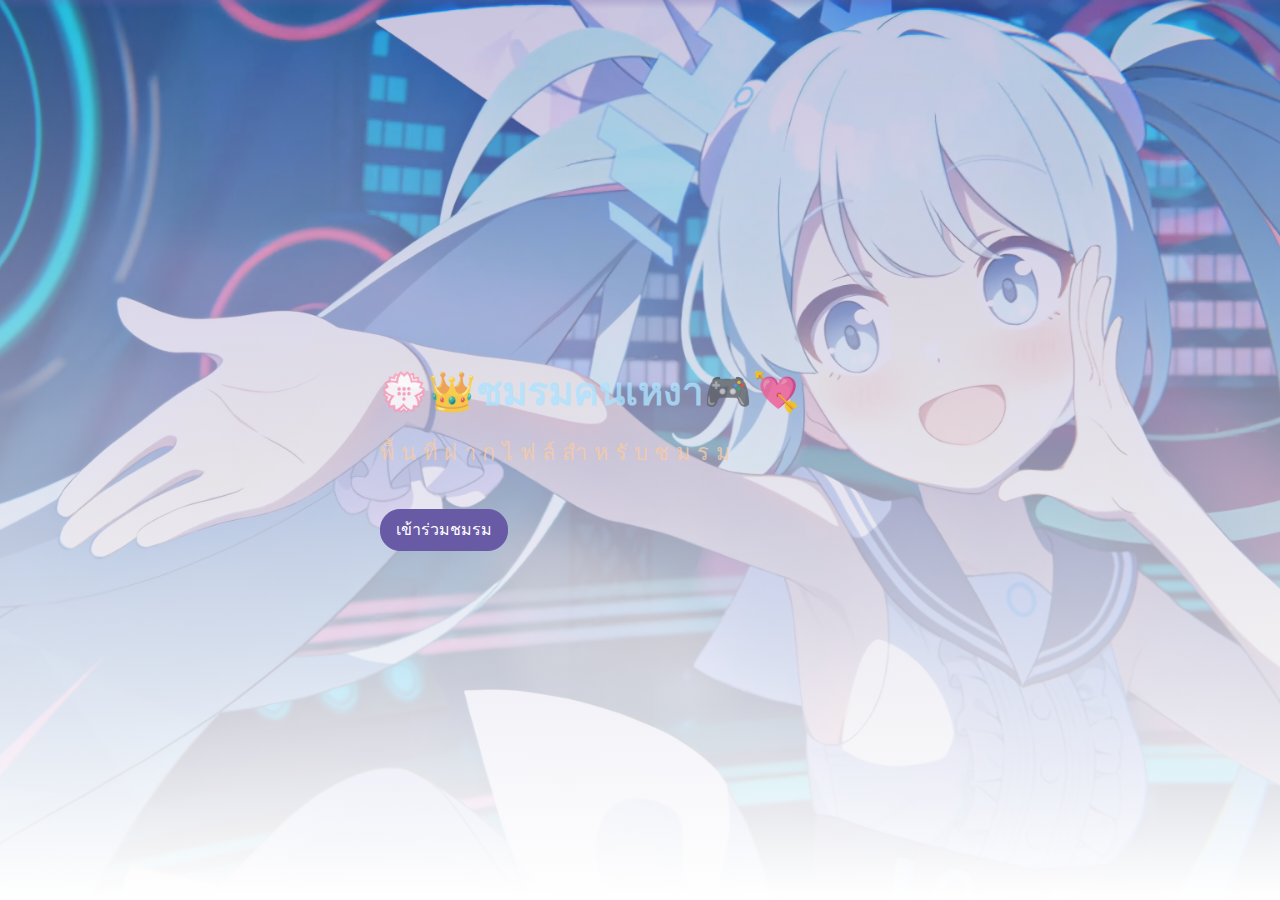
<file: index.html>
<!DOCTYPE html>
<html lang="th">
<head>
    <meta charset="utf-8">
    <meta name="viewport" content="width=device-width, initial-scale=1, shrink-to-fit=no">
    <meta name="description" content="ม่ายรู้อะไรทั้งนั้น">
    <meta name="author" content="❀フレイア❀">
    <title>พื้นที่ฝากไฟล์ | 💮👑ชมรมคนเหงา🎮💘</title>
    <link rel="stylesheet" href="assets/vendors/themify-icons/css/themify-icons.css">
    <link rel="stylesheet" href="assets/css/meyawo.css">
</head>
<body data-spy="scroll" data-target=".navbar" data-offset="40" id="home">
    <header id="home" class="header">
        <div class="overlay"></div>
        <div class="header-content container">
            <h1 class="header-title" style="color:#AEE2FF">
                💮👑ชมรมคนเหงา🎮💘
            </h1>
            <br>
            <p class="header-subtitle" style="color:#F8CBA6">พื้นที่ฝากไฟล์สำหรับชมรม</p>            

            <button class="btn btn-primary" onclick="location.href='https://discord.com/servers/560845857763622923';">เข้าร่วมชมรม</button>
        </div>              
    </header>
    <script src="assets/vendors/jquery/jquery-3.4.1.js"></script>
    <script src="assets/vendors/bootstrap/bootstrap.bundle.js"></script>
    <script src="assets/vendors/bootstrap/bootstrap.affix.js"></script>
    <script src="assets/js/meyawo.js"></script>
</body>
</html>
</file>
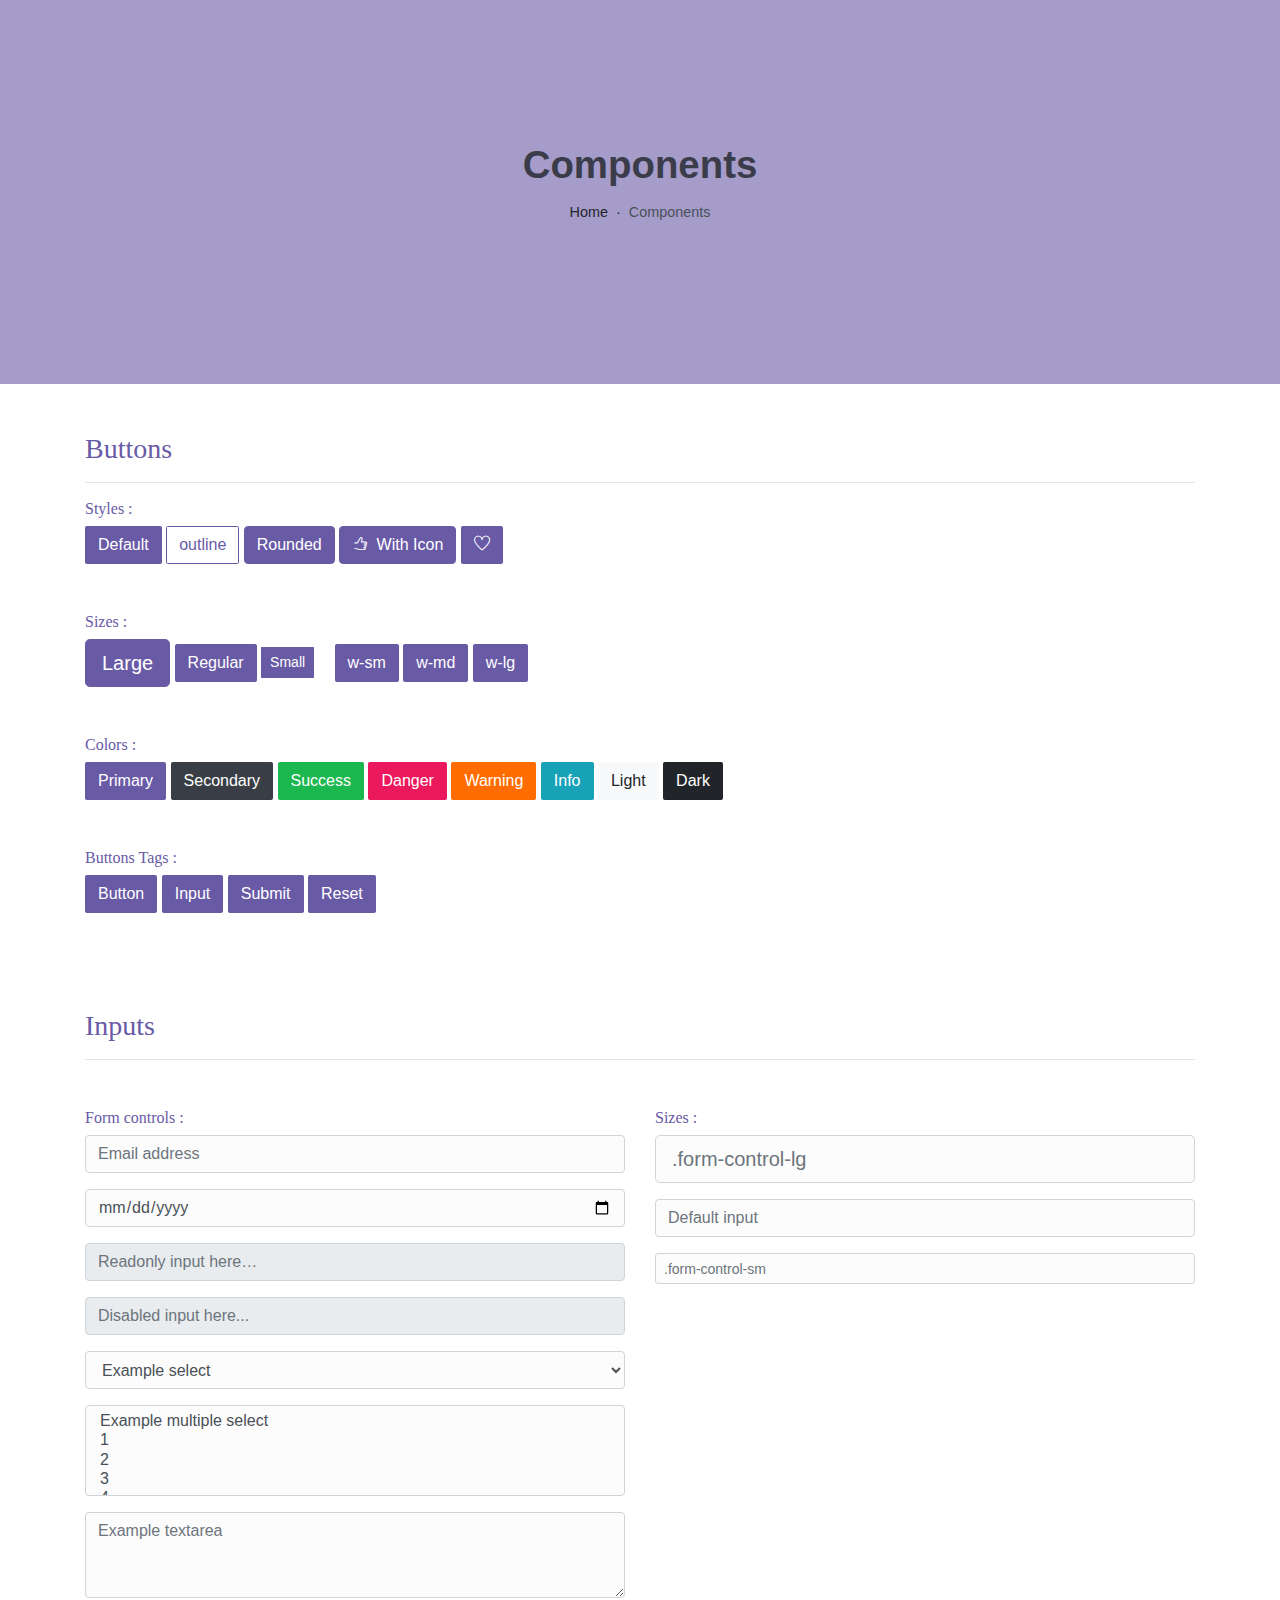
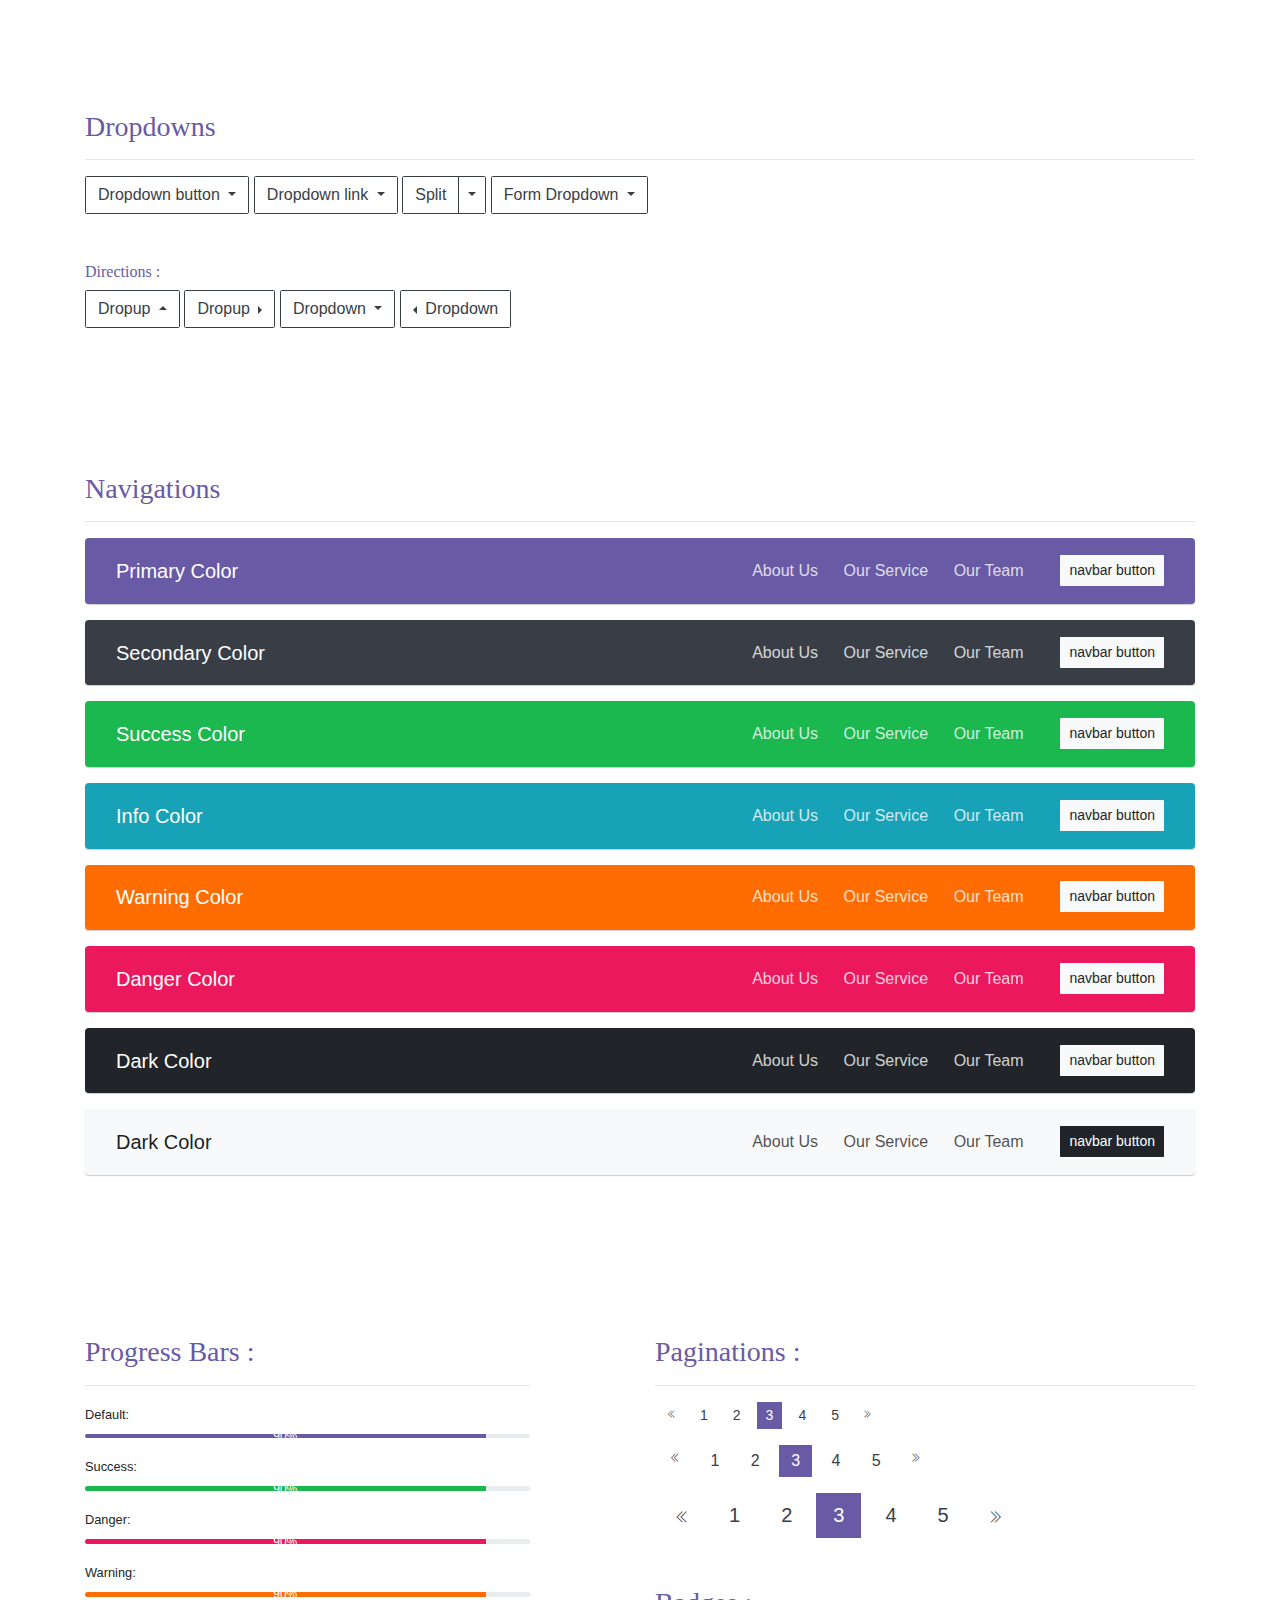
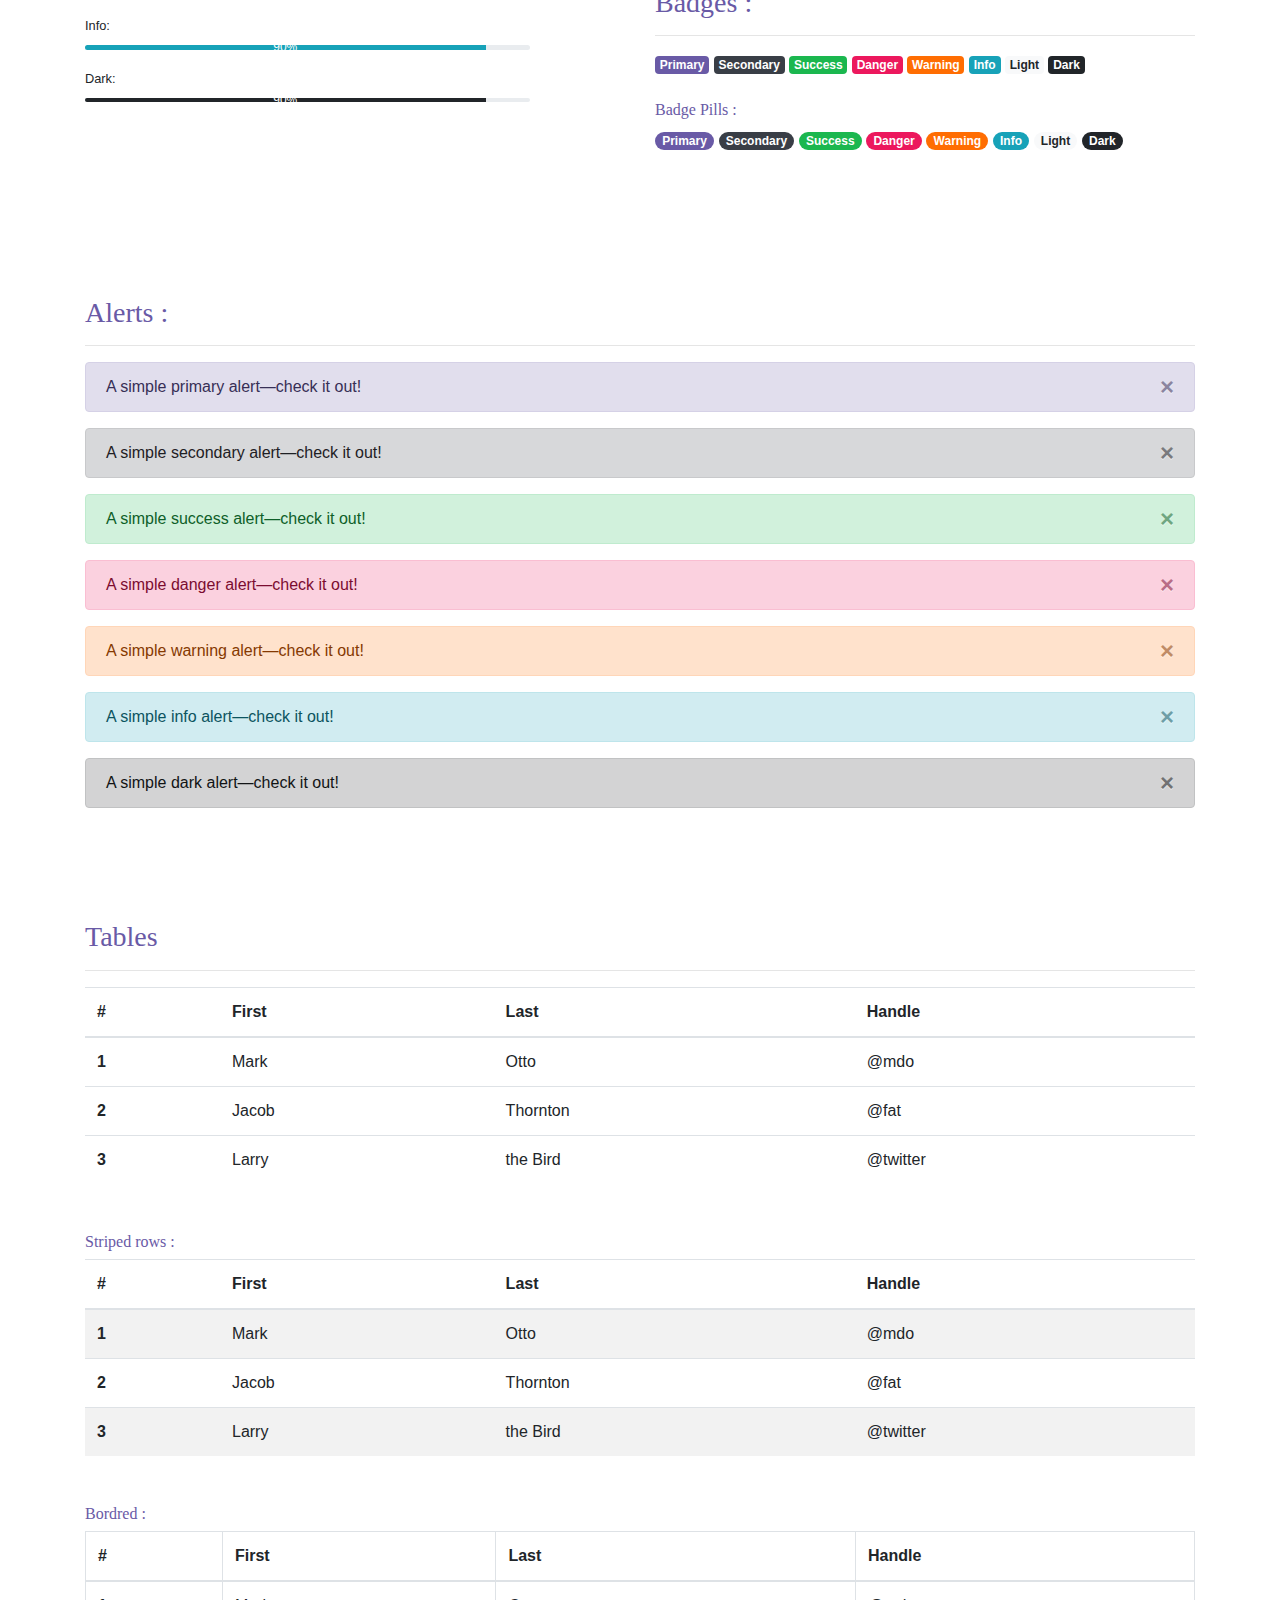
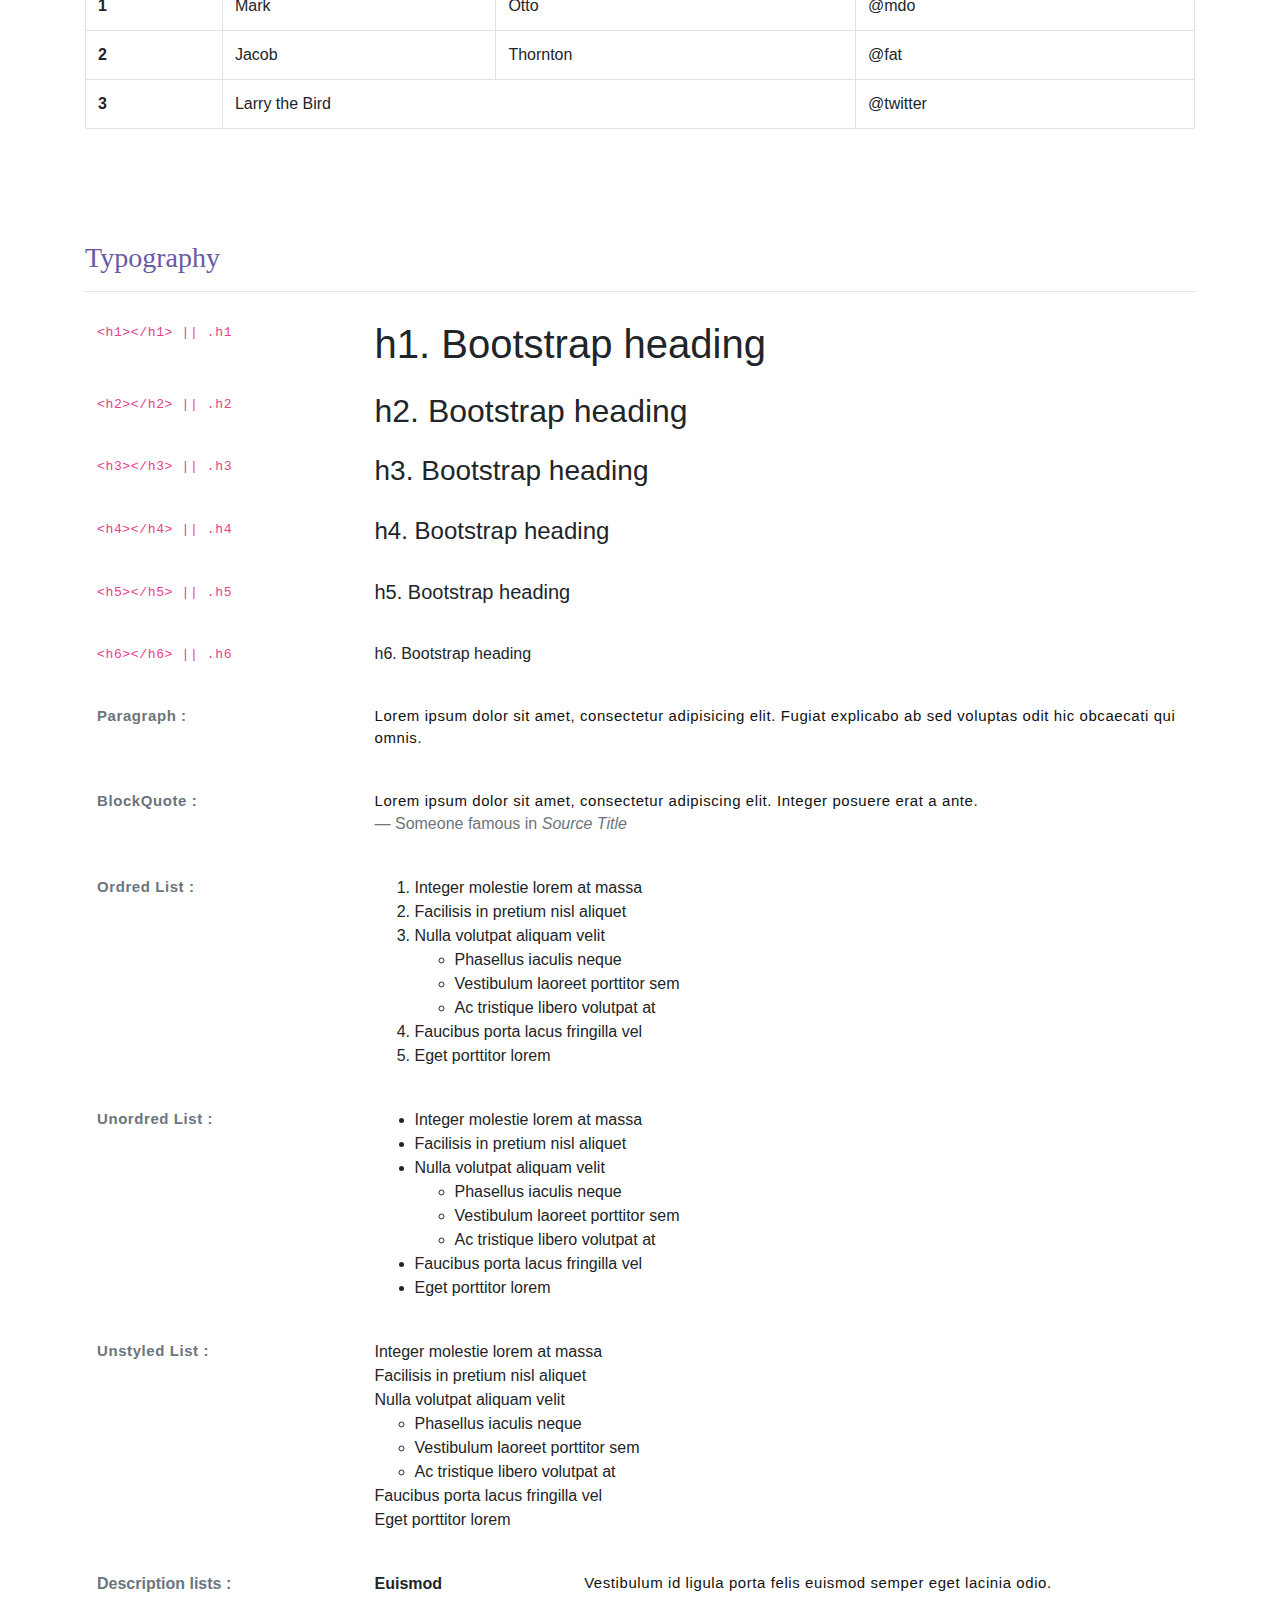
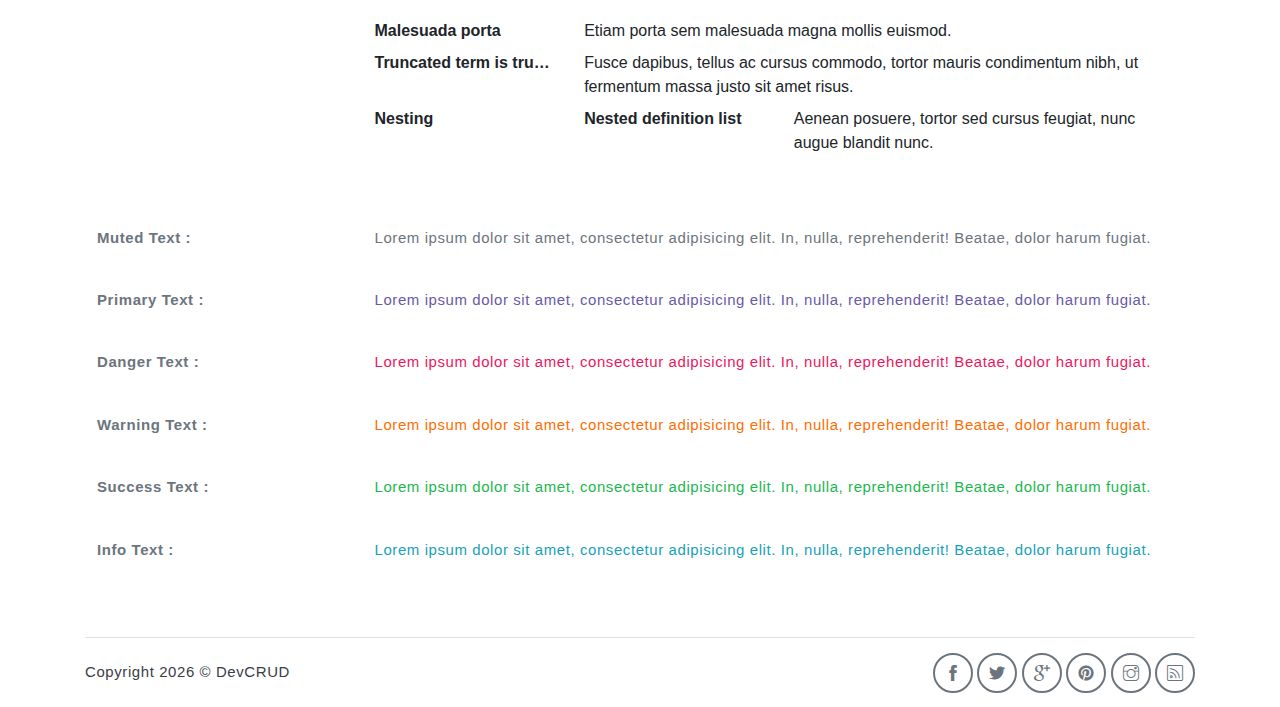
<file: components.html>
<!DOCTYPE html>
<html lang="en">
<head>
   <meta charset="utf-8">
   <meta name="viewport" content="width=device-width, initial-scale=1, shrink-to-fit=no">
   <meta name="description" content="Start your development with Meyawo landing page.">
   <meta name="author" content="Devcrud">
   <title>Meyawo Landing page | Components</title>
   <!-- font icons -->
   <link rel="stylesheet" href="assets/vendors/themify-icons/css/themify-icons.css">
   <!-- Bootstrap + Steller  -->
   <link rel="stylesheet" href="assets/css/meyawo.css">
</head>
<body>

   <!-- Page Header -->
   <header class="header header-mini"> 
      <div class="header-title">Components</div> 
      <nav aria-label="breadcrumb">
         <ol class="breadcrumb">
            <li class="breadcrumb-item"><a href="/">Home</a></li>
            <li class="breadcrumb-item active" aria-current="page">Components</li>
         </ol>
      </nav>
   </header> <!-- End Of Page Header -->

   <!-- main content -->
   <div class="container">

      <!-- Buttons -->
      <h3 class="mt-5">Buttons</h3>
      <hr>
      <h6 class="section-secondary-title">Styles :</h6>
      <button class="btn btn-primary">Default</button>
      <button class="btn btn-outline-primary">outline</button>
      <button class="btn btn-primary rounded">Rounded</button>
      <button class="btn btn-primary rounded"><i class="ti-thumb-up pr-1"></i> With Icon</button>
      <button class="btn btn-primary circle"><i class="ti-heart"></i></button>

      <h6 class="section-secondary-title mt-5">Sizes :</h6>
      <button class="btn btn-primary btn-lg">Large</button>
      <button class="btn btn-primary ">Regular</button>
      <button class="btn btn-primary btn-sm">Small</button>
      <button class="btn btn-primary w-sm ml-3">w-sm</button>
      <button class="btn btn-primary w-md">w-md</button>
      <button class="btn btn-primary w-lg">w-lg</button>

      <h6 class="section-secondary-title mt-5">Colors :</h6>          
      <button type="button" class="btn btn-primary">Primary</button>
      <button type="button" class="btn btn-secondary">Secondary</button>
      <button type="button" class="btn btn-success">Success</button>
      <button type="button" class="btn btn-danger">Danger</button>
      <button type="button" class="btn btn-warning">Warning</button>
      <button type="button" class="btn btn-info">Info</button>
      <button type="button" class="btn btn-light">Light</button>
      <button type="button" class="btn btn-dark">Dark</button>

      <h6 class="section-secondary-title mt-5">Buttons Tags :</h6>
      <button class="btn btn-primary" type="submit">Button</button>
      <input class="btn btn-primary" type="button" value="Input">
      <input class="btn btn-primary" type="submit" value="Submit">
      <input class="btn btn-primary" type="reset" value="Reset">
      
      <!-- devider -->
      <div class="py-5"></div>

      <!-- Inputs -->
      <h3>Inputs</h3>
      <hr>
      <div class="row mt-5">
         <div class="col-md-6">
            <h6 class="section-secondary-title">Form controls :</h6>        
            <div class="form-group">
               <input type="email" class="form-control" id="exampleFormControlInput1" placeholder="Email address">
            </div>
            <div class="form-group">
               <input type="date" class="form-control" id="exampleFormControlInput1" placeholder="Date">
            </div>
            <div class="form-group">
               <input class="form-control" type="text" placeholder="Readonly input here…" readonly>
            </div>
            <div class="form-group">
               <input class="form-control" id="disabledInput" type="text" placeholder="Disabled input here..." disabled>
            </div>
            <div class="form-group">
               <select class="form-control" id="exampleFormControlSelect1">
                  <option>Example select</option>
                  <option>1</option>
                  <option>2</option>
                  <option>3</option>
                  <option>4</option>
                  <option>5</option>
               </select>
            </div>
            <div class="form-group">
               <select multiple class="form-control" id="exampleFormControlSelect2">
                  <option>Example multiple select</option>
                  <option>1</option>
                  <option>2</option>
                  <option>3</option>
                  <option>4</option>
                  <option>5</option>
               </select>
            </div>
            <div class="form-group">
               <textarea class="form-control" id="exampleFormControlTextarea1" rows="3" placeholder="Example textarea"></textarea>
            </div>
         </div>
         <div class="col-md-6">
            <h6 class="section-secondary-title">Sizes :</h6>    
            <div class="form-group">
               <input class="form-control form-control-lg" type="text" placeholder=".form-control-lg">             
            </div>
            <div class="form-group">
               <input class="form-control" type="text" placeholder="Default input">
            </div>
            <div class="form-group">
               <input class="form-control form-control-sm" type="text" placeholder=".form-control-sm"> 
            </div>
         </div>
      </div> <!-- end of inputs -->   

      <!-- devider -->
      <div class="py-5"></div>             

      <!-- Dropdowns -->
      <h3 class="components-section-title font-weight-normal">Dropdowns</h3>
      <hr>
      <div class="dropdown d-inline-block">
         <button class="btn btn-outline-secondary dropdown-toggle" type="button" id="dropdownMenuButton" data-toggle="dropdown" aria-haspopup="true" aria-expanded="false">
         Dropdown button
         </button>
         <div class="dropdown-menu" aria-labelledby="dropdownMenuButton">
         <a class="dropdown-item" href="#">Action</a>
         <a class="dropdown-item" href="#">Another action</a>
         <a class="dropdown-item" href="#">Something else here</a>
         </div>
      </div>
      <div class="dropdown d-inline-block">
         <a class="btn btn-outline-secondary dropdown-toggle" href="#" role="button" id="dropdownMenuLink" data-toggle="dropdown" aria-haspopup="true" aria-expanded="false">
            Dropdown link
         </a>
         <div class="dropdown-menu" aria-labelledby="dropdownMenuLink">
            <a class="dropdown-item" href="#">Action</a>
            <a class="dropdown-item" href="#">Another action</a>
            <a class="dropdown-item" href="#">Something else here</a>
         </div>
      </div>
      <div class="btn-group">
         <button type="button" class="btn btn-outline-secondary">Split</button>
         <button type="button" class="btn btn-outline-secondary dropdown-toggle dropdown-toggle-split" data-toggle="dropdown" aria-haspopup="true" aria-expanded="false">
         <span class="sr-only">Toggle Dropdown</span>
         </button>
         <div class="dropdown-menu">
            <a class="dropdown-item" href="#">Action</a>
            <a class="dropdown-item" href="#">Another action</a>
            <a class="dropdown-item" href="#">Something else here</a>
            <div class="dropdown-divider"></div>
            <a class="dropdown-item" href="#">Separated link</a>
         </div>
      </div>
      <div class="btn-group">
         <button class="btn btn-outline-secondary dropdown-toggle" type="button" id="dropdownMenuButton" data-toggle="dropdown" aria-haspopup="true" aria-expanded="false">
            Form Dropdown
         </button>
         <div class="dropdown-menu form">
            <form class="px-4 py-3">
               <div class="form-group">
                  <input type="email" class="form-control" id="exampleDropdownFormEmail1" placeholder="email@example.com">
               </div>
               <div class="form-group">
                  <input type="password" class="form-control" id="exampleDropdownFormPassword1" placeholder="Password">
               </div>
               <div class="form-check mb-3">
                  <input type="checkbox" class="form-check-input" id="dropdownCheck">
                  <label class="form-check-label" for="dropdownCheck">
                     Remember me
                  </label>
               </div>
               <button type="submit" class="btn btn-primary btn-block">Sign in</button>
            </form>
            <div class="dropdown-divider"></div>
            <a class="dropdown-item" href="#"><small>New around here? Sign up</small></a>
            <a class="dropdown-item" href="#"><small>Forgot password?</small></a>
         </div>
      </div>       
      <h6 class="section-secondary-title mt-5">Directions :</h6>  
      <div class="btn-group dropup">
         <button type="button" class="btn btn-outline-secondary dropdown-toggle" data-toggle="dropdown" aria-haspopup="true" aria-expanded="false">
            Dropup
         </button>
         <div class="dropdown-menu">
            <a class="dropdown-item" href="#">Action</a>
            <a class="dropdown-item" href="#">Another action</a>
            <a class="dropdown-item" href="#">Something else here</a>
            <div class="dropdown-divider"></div>
            <a class="dropdown-item" href="#">Separated link</a>
         </div>
      </div>
      <div class="btn-group dropright">
         <button type="button" class="btn btn-outline-secondary dropdown-toggle" data-toggle="dropdown" aria-haspopup="true" aria-expanded="false">
            Dropup
         </button>
         <div class="dropdown-menu">
            <a class="dropdown-item" href="#">Action</a>
            <a class="dropdown-item" href="#">Another action</a>
            <a class="dropdown-item" href="#">Something else here</a>
            <div class="dropdown-divider"></div>
            <a class="dropdown-item" href="#">Separated link</a>
         </div>
      </div>
      <div class="btn-group">
         <button type="button" class="btn btn-outline-secondary dropdown-toggle" data-toggle="dropdown" aria-haspopup="true" aria-expanded="false">
            Dropdown
         </button>
         <div class="dropdown-menu">
            <a class="dropdown-item" href="#">Action</a>
            <a class="dropdown-item" href="#">Another action</a>
            <a class="dropdown-item" href="#">Something else here</a>
            <div class="dropdown-divider"></div>
            <a class="dropdown-item" href="#">Separated link</a>
         </div>
      </div>
      <div class="btn-group dropleft">
         <button type="button" class="btn btn-outline-secondary dropdown-toggle" data-toggle="dropdown" aria-haspopup="true" aria-expanded="false">
            Dropdown
         </button>
         <div class="dropdown-menu">
            <a class="dropdown-item" href="#">Action</a>
            <a class="dropdown-item" href="#">Another action</a>
            <a class="dropdown-item" href="#">Something else here</a>
            <div class="dropdown-divider"></div>
            <a class="dropdown-item" href="#">Separated link</a>
         </div>
      </div> <!-- end of Dropdowns -->  

      <!-- devider -->
      <div class="py-5"></div>   

      <!-- navbars -->
      <h3 class="components-section-title font-weight-normal mt-5">Navigations</h3>
      <hr>
      <nav class="navbar navbar-expand-sm navbar-dark bg-primary rounded shadow mb-3">
         <div class="container">
            <a class="navbar-brand" href="#">Primary Color</a>
            <button class="navbar-toggler ml-auto" type="button" data-toggle="collapse" data-target="#navbarSupportedContent" aria-controls="navbarSupportedContent" aria-expanded="false" aria-label="Toggle navigation">
            <span class="navbar-toggler-icon"></span>
            </button>
            <div class="collapse navbar-collapse" id="navbarSupportedContent">
               <ul class="navbar-nav ml-auto"> 
                  <li class="nav-item">
                     <a class="nav-link" href="#about">About Us</a>
                  </li>
                  <li class="nav-item">
                     <a class="nav-link" href="#service">Our Service</a>
                  </li>
                  <li class="nav-item">
                     <a class="nav-link" href="#team">Our Team</a>
                  </li>
                  <li class="nav-item">
                     <a href="#book-table" class="ml-4 mt-1 btn btn-light btn-sm">navbar button</a>
                  </li>
               </ul>                       
            </div>
         </div>
      </nav>
      <nav class="navbar navbar-expand-sm navbar-dark bg-secondary rounded shadow mb-3">
         <div class="container">
            <a class="navbar-brand" href="#">Secondary Color</a>
            <button class="navbar-toggler ml-auto" type="button" data-toggle="collapse" data-target="#navbarSupportedContent" aria-controls="navbarSupportedContent" aria-expanded="false" aria-label="Toggle navigation">
            <span class="navbar-toggler-icon"></span>
            </button>
            <div class="collapse navbar-collapse" id="navbarSupportedContent">
               <ul class="navbar-nav ml-auto"> 
                  <li class="nav-item">
                     <a class="nav-link" href="#about">About Us</a>
                  </li>
                  <li class="nav-item">
                     <a class="nav-link" href="#service">Our Service</a>
                  </li>
                  <li class="nav-item">
                     <a class="nav-link" href="#team">Our Team</a>
                  </li>
                  <li class="nav-item">
                     <a href="#book-table" class="ml-4 mt-1 btn btn-light btn-sm">navbar button</a>
                  </li>
               </ul>                       
            </div>
         </div>
      </nav>
      <nav class="navbar navbar-expand-sm navbar-dark bg-success rounded shadow mb-3">
         <div class="container">
            <a class="navbar-brand" href="#">Success Color</a>
            <button class="navbar-toggler ml-auto" type="button" data-toggle="collapse" data-target="#navbarSupportedContent" aria-controls="navbarSupportedContent" aria-expanded="false" aria-label="Toggle navigation">
            <span class="navbar-toggler-icon"></span>
            </button>
            <div class="collapse navbar-collapse" id="navbarSupportedContent">
               <ul class="navbar-nav ml-auto"> 
                  <li class="nav-item">
                     <a class="nav-link" href="#about">About Us</a>
                  </li>
                  <li class="nav-item">
                     <a class="nav-link" href="#service">Our Service</a>
                  </li>
                  <li class="nav-item">
                     <a class="nav-link" href="#team">Our Team</a>
                  </li>
                  <li class="nav-item">
                     <a href="#book-table" class="ml-4 mt-1 btn btn-light btn-sm">navbar button</a>
                  </li>
               </ul>                       
            </div>
         </div>
      </nav>
      <nav class="navbar navbar-expand-sm navbar-dark bg-info rounded shadow mb-3">
         <div class="container">
            <a class="navbar-brand" href="#">Info Color</a>
            <button class="navbar-toggler ml-auto" type="button" data-toggle="collapse" data-target="#navbarSupportedContent" aria-controls="navbarSupportedContent" aria-expanded="false" aria-label="Toggle navigation">
            <span class="navbar-toggler-icon"></span>
            </button>
            <div class="collapse navbar-collapse" id="navbarSupportedContent">
               <ul class="navbar-nav ml-auto"> 
                  <li class="nav-item">
                     <a class="nav-link" href="#about">About Us</a>
                  </li>
                  <li class="nav-item">
                     <a class="nav-link" href="#service">Our Service</a>
                  </li>
                  <li class="nav-item">
                     <a class="nav-link" href="#team">Our Team</a>
                  </li>
                  <li class="nav-item">
                     <a href="#book-table" class="ml-4 mt-1 btn btn-light btn-sm">navbar button</a>
                  </li>
               </ul>                       
            </div>
         </div>
      </nav>
      <nav class="navbar navbar-expand-sm navbar-dark bg-warning rounded shadow mb-3">
         <div class="container">
            <a class="navbar-brand" href="#">Warning Color</a>
            <button class="navbar-toggler ml-auto" type="button" data-toggle="collapse" data-target="#navbarSupportedContent" aria-controls="navbarSupportedContent" aria-expanded="false" aria-label="Toggle navigation">
            <span class="navbar-toggler-icon"></span>
            </button>
            <div class="collapse navbar-collapse" id="navbarSupportedContent">
               <ul class="navbar-nav ml-auto"> 
                  <li class="nav-item">
                     <a class="nav-link" href="#about">About Us</a>
                  </li>
                  <li class="nav-item">
                     <a class="nav-link" href="#service">Our Service</a>
                  </li>
                  <li class="nav-item">
                     <a class="nav-link" href="#team">Our Team</a>
                  </li>
                  <li class="nav-item">
                     <a href="#book-table" class="ml-4 mt-1 btn btn-light btn-sm">navbar button</a>
                  </li>
               </ul>                       
            </div>
         </div>
      </nav>
      <nav class="navbar navbar-expand-sm navbar-dark bg-danger rounded shadow mb-3">
         <div class="container">
            <a class="navbar-brand" href="#">Danger Color</a>
            <button class="navbar-toggler ml-auto" type="button" data-toggle="collapse" data-target="#navbarSupportedContent" aria-controls="navbarSupportedContent" aria-expanded="false" aria-label="Toggle navigation">
            <span class="navbar-toggler-icon"></span>
            </button>
            <div class="collapse navbar-collapse" id="navbarSupportedContent">
               <ul class="navbar-nav ml-auto"> 
                  <li class="nav-item">
                     <a class="nav-link" href="#about">About Us</a>
                  </li>
                  <li class="nav-item">
                     <a class="nav-link" href="#service">Our Service</a>
                  </li>
                  <li class="nav-item">
                     <a class="nav-link" href="#team">Our Team</a>
                  </li>
                  <li class="nav-item">
                     <a href="#book-table" class="ml-4 mt-1 btn btn-light btn-sm">navbar button</a>
                  </li>
               </ul>                       
            </div>
         </div>
      </nav>
      <nav class="navbar navbar-expand-sm navbar-dark bg-dark rounded shadow mb-3">
         <div class="container">
            <a class="navbar-brand" href="#">Dark Color</a>
            <button class="navbar-toggler ml-auto" type="button" data-toggle="collapse" data-target="#navbarSupportedContent" aria-controls="navbarSupportedContent" aria-expanded="false" aria-label="Toggle navigation">
            <span class="navbar-toggler-icon"></span>
            </button>
            <div class="collapse navbar-collapse" id="navbarSupportedContent">
               <ul class="navbar-nav ml-auto"> 
                  <li class="nav-item">
                     <a class="nav-link" href="#about">About Us</a>
                  </li>
                  <li class="nav-item">
                     <a class="nav-link" href="#service">Our Service</a>
                  </li>
                  <li class="nav-item">
                     <a class="nav-link" href="#team">Our Team</a>
                  </li>
                  <li class="nav-item">
                     <a href="#book-table" class="ml-4 mt-1 btn btn-light btn-sm">navbar button</a>
                  </li>
               </ul>                       
            </div>
         </div>
      </nav>
      <nav class="navbar navbar-expand-sm navbar-light bg-light rounded shadow mb-3">
         <div class="container">
            <a class="navbar-brand" href="#">Dark Color</a>
            <button class="navbar-toggler ml-auto" type="button" data-toggle="collapse" data-target="#navbarSupportedContent" aria-controls="navbarSupportedContent" aria-expanded="false" aria-label="Toggle navigation">
            <span class="navbar-toggler-icon"></span>
            </button>
            <div class="collapse navbar-collapse" id="navbarSupportedContent">
               <ul class="navbar-nav ml-auto"> 
                  <li class="nav-item">
                     <a class="nav-link" href="#about">About Us</a>
                  </li>
                  <li class="nav-item">
                     <a class="nav-link" href="#service">Our Service</a>
                  </li>
                  <li class="nav-item">
                     <a class="nav-link" href="#team">Our Team</a>
                  </li>
                  <li class="nav-item">
                     <a href="#book-table" class="ml-4 mt-1 btn btn-dark btn-sm">navbar button</a>
                  </li>
               </ul>                       
            </div>
         </div>
      </nav>
      <!-- End of navbars -->

      <!-- devider -->
      <div class="py-5"></div>   
      
      <!-- progress bars -->
      <div class="row justify-content-between">
         <div class="col-md-5">
            <h3 class="components-section-title font-weight-normal mt-5">Progress Bars :</h3>
            <hr>
            <small>Default: </small>
            <div class="progress mt-2 mb-3">
               <div class="progress-bar" role="progressbar" style="width: 90%" aria-valuenow="25" aria-valuemin="0" aria-valuemax="100"><span>90%</span></div>
            </div>
            <small>Success:</small>
            <div class="progress mt-2 mb-3">
               <div class="progress-bar bg-success" role="progressbar" style="width: 90%" aria-valuenow="25" aria-valuemin="0" aria-valuemax="100"><span>90%</span></div>
            </div>
            <small>Danger:</small>
            <div class="progress mt-2 mb-3">
               <div class="progress-bar bg-danger" role="progressbar" style="width: 90%" aria-valuenow="25" aria-valuemin="0" aria-valuemax="100"><span>90%</span></div>
            </div>
            <small>Warning:</small>
            <div class="progress mt-2 mb-3">
               <div class="progress-bar bg-warning" role="progressbar" style="width: 90%" aria-valuenow="25" aria-valuemin="0" aria-valuemax="100"><span>90%</span></div>
            </div>
            <small>Info:</small>
            <div class="progress mt-2 mb-3">
               <div class="progress-bar bg-info" role="progressbar" style="width: 90%" aria-valuenow="25" aria-valuemin="0" aria-valuemax="100"><span>90%</span></div>
            </div>
            <small>Dark:</small>
            <div class="progress mt-2 mb-3">
               <div class="progress-bar bg-dark" role="progressbar" style="width: 90%" aria-valuenow="25" aria-valuemin="0" aria-valuemax="100"><span>90%</span></div>
            </div>
         </div>
         <div class="col-md-6">
            <h3 class="components-section-title font-weight-normal mt-5">Paginations :</h3>
            <hr>
            <nav aria-label="Page navigation example">
               <ul class="pagination pagination-sm">
                  <li class="page-item"><a class="page-link" href="#"><i class="ti-angle-double-left"></i></a></li>
                  <li class="page-item"><a class="page-link" href="#">1</a></li>
                  <li class="page-item"><a class="page-link" href="#">2</a></li>
                  <li class="page-item active"><a class="page-link" href="#">3</a></li>
                  <li class="page-item"><a class="page-link" href="#">4</a></li>
                  <li class="page-item"><a class="page-link" href="#">5</a></li>
                  <li class="page-item"><a class="page-link" href="#"><i class="ti-angle-double-right"></i></a></li>
               </ul>
            </nav>
            <nav aria-label="Page navigation example">
               <ul class="pagination">
               <li class="page-item"><a class="page-link" href="#"><i class="ti-angle-double-left"></i></a></li>
                  <li class="page-item"><a class="page-link" href="#">1</a></li>
                  <li class="page-item"><a class="page-link" href="#">2</a></li>
                  <li class="page-item active"><a class="page-link" href="#">3</a></li>
                  <li class="page-item"><a class="page-link" href="#">4</a></li>
                  <li class="page-item"><a class="page-link" href="#">5</a></li>
                  <li class="page-item"><a class="page-link" href="#"><i class="ti-angle-double-right"></i></a></li>
               </ul>
            </nav>
            <nav aria-label="Page navigation example">
               <ul class="pagination pagination-lg">
                  <li class="page-item"><a class="page-link" href="#"><i class="ti-angle-double-left"></i></a></li>
                  <li class="page-item"><a class="page-link" href="#">1</a></li>
                  <li class="page-item"><a class="page-link" href="#">2</a></li>
                  <li class="page-item active"><a class="page-link" href="#">3</a></li>
                  <li class="page-item"><a class="page-link" href="#">4</a></li>
                  <li class="page-item"><a class="page-link" href="#">5</a></li>
                  <li class="page-item"><a class="page-link" href="#"><i class="ti-angle-double-right"></i></a></li>
               </ul>
            </nav>

            <!-- Badges -->
            <h3 class="components-section-title font-weight-normal mt-5">Badges :</h3>
            <hr>
            <span class="badge badge-primary">Primary</span>
            <span class="badge badge-secondary">Secondary</span>
            <span class="badge badge-success">Success</span>
            <span class="badge badge-danger">Danger</span>
            <span class="badge badge-warning">Warning</span>
            <span class="badge badge-info">Info</span>
            <span class="badge badge-light">Light</span>
            <span class="badge badge-dark">Dark</span>
            <h6 class="section-secondary-title mt-4 mb-2">Badge Pills :</h6>
            <span class="badge badge-pill badge-primary">Primary</span>
            <span class="badge badge-pill badge-secondary">Secondary</span>
            <span class="badge badge-pill badge-success">Success</span>
            <span class="badge badge-pill badge-danger">Danger</span>
            <span class="badge badge-pill badge-warning">Warning</span>
            <span class="badge badge-pill badge-info">Info</span>
            <span class="badge badge-pill badge-light">Light</span>
            <span class="badge badge-pill badge-dark">Dark</span>
         </div>
      </div> <!-- End of Progress bars -->

      <!-- devider -->
      <div class="py-5"></div>  

      <!-- Alerts -->
      <h3 class="components-section-title font-weight-normal mt-5">Alerts :</h3>
      <hr>
      <div class="alert alert-primary alert-dismissible fade show" role="alert">
         A simple primary alert—check it out!
         <button type="button" class="close" data-dismiss="alert" aria-label="Close">
            <span aria-hidden="true">&times;</span>
         </button>
      </div>
      <div class="alert alert-secondary alert-dismissible fade show" role="alert">
         A simple secondary alert—check it out!
         <button type="button" class="close" data-dismiss="alert" aria-label="Close">
            <span aria-hidden="true">&times;</span>
         </button>
      </div>
      <div class="alert alert-success alert-dismissible fade show" role="alert">
         A simple success alert—check it out!
         <button type="button" class="close" data-dismiss="alert" aria-label="Close">
            <span aria-hidden="true">&times;</span>
         </button>
      </div>
      <div class="alert alert-danger alert-dismissible fade show" role="alert">
         A simple danger alert—check it out!
         <button type="button" class="close" data-dismiss="alert" aria-label="Close">
            <span aria-hidden="true">&times;</span>
         </button>
      </div>
      <div class="alert alert-warning alert-dismissible fade show" role="alert">
         A simple warning alert—check it out!
         <button type="button" class="close" data-dismiss="alert" aria-label="Close">
            <span aria-hidden="true">&times;</span>
         </button>
      </div>
      <div class="alert alert-info alert-dismissible fade show" role="alert">
         A simple info alert—check it out!
         <button type="button" class="close" data-dismiss="alert" aria-label="Close">
            <span aria-hidden="true">&times;</span>
         </button>
      </div>
      <div class="alert alert-dark alert-dismissible fade show" role="alert">
         A simple dark alert—check it out!
         <button type="button" class="close" data-dismiss="alert" aria-label="Close">
            <span aria-hidden="true">&times;</span>
         </button>
      </div>
      <!-- end of alerts -->

      <!-- devider -->
      <div class="py-5"></div> 
   
      <!-- tables -->
      <h3 class="components-section-title">Tables</h3>
      <hr>
      <table class="table">
         <thead>
            <tr>
               <th scope="col">#</th>
               <th scope="col">First</th>
               <th scope="col">Last</th>
               <th scope="col">Handle</th>
            </tr>
         </thead>
         <tbody>
            <tr>
               <th scope="row">1</th>
               <td>Mark</td>
               <td>Otto</td>
               <td>@mdo</td>
            </tr>
            <tr>
               <th scope="row">2</th>
               <td>Jacob</td>
               <td>Thornton</td>
               <td>@fat</td>
            </tr>
            <tr>
               <th scope="row">3</th>
               <td>Larry</td>
               <td>the Bird</td>
               <td>@twitter</td>
            </tr>
         </tbody>
      </table>

      <h6 class="section-secondary-title mt-5">Striped rows :</h6>
      <table class="table table-striped">
         <thead>
            <tr>
               <th scope="col">#</th>
               <th scope="col">First</th>
               <th scope="col">Last</th>
               <th scope="col">Handle</th>
            </tr>
         </thead>
         <tbody>
            <tr>
               <th scope="row">1</th>
               <td>Mark</td>
               <td>Otto</td>
               <td>@mdo</td>
            </tr>
            <tr>
               <th scope="row">2</th>
               <td>Jacob</td>
               <td>Thornton</td>
               <td>@fat</td>
            </tr>
            <tr>
               <th scope="row">3</th>
               <td>Larry</td>
               <td>the Bird</td>
               <td>@twitter</td>
            </tr>
         </tbody>
      </table>

      <h6 class="section-secondary-title mt-5">Bordred :</h6>
      <table class="table table-bordered">
         <thead>
            <tr>
               <th scope="col">#</th>
               <th scope="col">First</th>
               <th scope="col">Last</th>
               <th scope="col">Handle</th>
            </tr>
         </thead>
         <tbody>
            <tr>
               <th scope="row">1</th>
               <td>Mark</td>
               <td>Otto</td>
               <td>@mdo</td>
            </tr>
            <tr>
               <th scope="row">2</th>
               <td>Jacob</td>
               <td>Thornton</td>
               <td>@fat</td>
            </tr>
            <tr>
               <th scope="row">3</th>
               <td colspan="2">Larry the Bird</td>
               <td>@twitter</td>
            </tr>
         </tbody>
      </table>
      <!-- end of tables -->

      <!-- devider -->
      <div class="py-5"></div> 

      <!-- typography -->
      <h3 class="components-section-title">Typography</h3>
      <hr>
      <table class="table table-borderless v-align-center">
         <tbody>
            <tr>
               <td>
                  <p><code class="highlighter-rouge">&lt;h1&gt;&lt;/h1&gt; || .h1</code></p>
               </td>
               <td class="w-75"><span class="h1">h1. Bootstrap heading</span></td>
            </tr>
            <tr>
               <td>
                  <p><code class="highlighter-rouge">&lt;h2&gt;&lt;/h2&gt; || .h2</code></p>
               </td>
               <td><span class="h2">h2. Bootstrap heading</span></td>
            </tr>
            <tr>
               <td>
                  <p><code class="highlighter-rouge">&lt;h3&gt;&lt;/h3&gt; || .h3</code></p>
               </td>
               <td><span class="h3">h3. Bootstrap heading</span></td>
            </tr>
            <tr>
               <td>
                  <p><code class="highlighter-rouge">&lt;h4&gt;&lt;/h4&gt; || .h4</code></p>
               </td>
               <td><span class="h4">h4. Bootstrap heading</span></td>
            </tr>
            <tr>
               <td>
                  <p><code class="highlighter-rouge">&lt;h5&gt;&lt;/h5&gt; || .h5</code></p>
               </td>
               <td><span class="h5">h5. Bootstrap heading</span></td>
            </tr>
            <tr>
               <td>
                  <p><code class="highlighter-rouge">&lt;h6&gt;&lt;/h6&gt; || .h6</code></p>
               </td>
               <td><span class="h6">h6. Bootstrap heading</span></td>
            </tr>
            <tr>
               <td>
                  <p class="font-weight-bold text-muted">Paragraph :</p>
               </td>
               <td><p>Lorem ipsum dolor sit amet, consectetur adipisicing elit. Fugiat explicabo ab sed voluptas odit hic obcaecati qui omnis.</p></td>
            </tr>
            <tr>
               <td>
                  <p class="font-weight-bold text-muted">BlockQuote :</p>
               </td>
               <td>
                  <blockquote class="blockquote">
                     <p class="mb-0">Lorem ipsum dolor sit amet, consectetur adipiscing elit. Integer posuere erat a ante.</p>
                     <footer class="blockquote-footer">Someone famous in <cite title="Source Title">Source Title</cite></footer>
                  </blockquote>
               </td>
            </tr>

            <tr>
               <td><p class="font-weight-bold text-muted">Ordred List :</p></td>
               <td>
                  <ol>
                     <li>Integer molestie lorem at massa</li>
                     <li>Facilisis in pretium nisl aliquet</li>
                     <li>Nulla volutpat aliquam velit
                        <ul>
                           <li>Phasellus iaculis neque</li>
                           <li>Vestibulum laoreet porttitor sem</li>
                           <li>Ac tristique libero volutpat at</li>
                        </ul>
                     </li>
                     <li>Faucibus porta lacus fringilla vel</li>
                     <li>Eget porttitor lorem</li>
                  </ol>
               </td>
            </tr>
            <tr>
               <td><p class="font-weight-bold text-muted">Unordred List :</p></td>
               <td>
                  <ul >
                     <li>Integer molestie lorem at massa</li>
                     <li>Facilisis in pretium nisl aliquet</li>
                     <li>Nulla volutpat aliquam velit
                        <ul>
                           <li>Phasellus iaculis neque</li>
                           <li>Vestibulum laoreet porttitor sem</li>
                           <li>Ac tristique libero volutpat at</li>
                        </ul>
                     </li>
                     <li>Faucibus porta lacus fringilla vel</li>
                     <li>Eget porttitor lorem</li>
                  </ul>
               </td>
            </tr>
            <tr>
               <td><p class="font-weight-bold text-muted">Unstyled List :</p></td>
               <td>
                  <ul class="list-unstyled">
                     <li>Integer molestie lorem at massa</li>
                     <li>Facilisis in pretium nisl aliquet</li>
                     <li>Nulla volutpat aliquam velit
                        <ul>
                           <li>Phasellus iaculis neque</li>
                           <li>Vestibulum laoreet porttitor sem</li>
                           <li>Ac tristique libero volutpat at</li>
                        </ul>
                     </li>
                     <li>Faucibus porta lacus fringilla vel</li>
                     <li>Eget porttitor lorem</li>
                  </ul>
               </td>
            </tr>
            <tr>
               <td class="font-weight-bold text-muted">Description lists : </td>
               <td>
                  <dl class="row">
                     <dt class="col-sm-3">Euismod</dt>
                     <dd class="col-sm-9">
                        <p>Vestibulum id ligula porta felis euismod semper eget lacinia odio.</p>
                     </dd>

                     <dt class="col-sm-3">Malesuada porta</dt>
                     <dd class="col-sm-9">Etiam porta sem malesuada magna mollis euismod.</dd>

                     <dt class="col-sm-3 text-truncate">Truncated term is truncated</dt>
                     <dd class="col-sm-9">Fusce dapibus, tellus ac cursus commodo, tortor mauris condimentum nibh, ut fermentum massa justo sit amet risus.</dd>

                     <dt class="col-sm-3">Nesting</dt>
                     <dd class="col-sm-9">
                        <dl class="row">
                           <dt class="col-sm-4">Nested definition list</dt>
                           <dd class="col-sm-8">Aenean posuere, tortor sed cursus feugiat, nunc augue blandit nunc.</dd>
                        </dl>
                     </dd>
                  </dl>
               </td>
            </tr>
            <tr>
               <td>
                  <p class="font-weight-bold text-muted">Muted Text :</p>
               </td>
               <td>
                  <p class="text-muted">Lorem ipsum dolor sit amet, consectetur adipisicing elit. In, nulla, reprehenderit! Beatae, dolor harum fugiat.</p>
               </td>
            </tr>
            <tr>
               <td>
                  <p class="font-weight-bold text-muted">Primary Text :</p>
               </td>
               <td>
                  <p class="text-primary">Lorem ipsum dolor sit amet, consectetur adipisicing elit. In, nulla, reprehenderit! Beatae, dolor harum fugiat.</p>
               </td>
            </tr>
            <tr>
               <td>
                  <p class="font-weight-bold text-muted">Danger Text :</p>
               </td>
               <td>
                  <p class="text-danger">Lorem ipsum dolor sit amet, consectetur adipisicing elit. In, nulla, reprehenderit! Beatae, dolor harum fugiat.</p>
               </td>
            </tr>
            <tr>
               <td>
                  <p class="font-weight-bold text-muted">Warning Text :</p>
               </td>
               <td>
                  <p class="text-warning">Lorem ipsum dolor sit amet, consectetur adipisicing elit. In, nulla, reprehenderit! Beatae, dolor harum fugiat.</p>
               </td>
            </tr>
            <tr>
               <td>
                  <p class="font-weight-bold text-muted">Success Text :</p>
               </td>
               <td>
                  <p class="text-success">Lorem ipsum dolor sit amet, consectetur adipisicing elit. In, nulla, reprehenderit! Beatae, dolor harum fugiat.</p>
               </td>
            </tr>
            <tr>
               <td>
                  <p class="font-weight-bold text-muted">Info Text :</p>
               </td>
               <td>
                  <p class="text-info">Lorem ipsum dolor sit amet, consectetur adipisicing elit. In, nulla, reprehenderit! Beatae, dolor harum fugiat.</p>
               </td>
            </tr>
         </tbody>
      </table>
   </div>
   <!-- end of typography -->

   <!-- footer -->
    <div class="container mt-5">
        <footer class="footer">       
            <p class="mb-0">Copyright <script>document.write(new Date().getFullYear())</script> &copy; <a href="http://www.devcrud.com">DevCRUD</a></p>
            <div class="social-links text-right m-auto ml-sm-auto">
                <a href="javascript:void(0)" class="link"><i class="ti-facebook"></i></a>
                <a href="javascript:void(0)" class="link"><i class="ti-twitter-alt"></i></a>
                <a href="javascript:void(0)" class="link"><i class="ti-google"></i></a>
                <a href="javascript:void(0)" class="link"><i class="ti-pinterest-alt"></i></a>
                <a href="javascript:void(0)" class="link"><i class="ti-instagram"></i></a>
                <a href="javascript:void(0)" class="link"><i class="ti-rss"></i></a>
            </div>
        </footer>
    </div> <!-- end of page footer -->
   
   <!-- core  -->
   <script src="assets/vendors/jquery/jquery-3.4.1.js"></script>
   <script src="assets/vendors/bootstrap/bootstrap.bundle.js"></script>

</body>
</html>
</file>
<file: assets/vendors/themify-icons/css/themify-icons.css>
@font-face {
	font-family: 'themify';
	src:url("../fonts/themify.eot?-fvbane");
	src:url("../fonts/themify.eot?#iefix-fvbane") format("embedded-opentype"),
		url("../fonts/themify.woff?-fvbane") format("woff"),
		url("../fonts/themify.ttf?-fvbane") format("truetype"),
		url("../fonts/themify.svg?-fvbane#themify") format("svg");
	font-weight: normal;
	font-style: normal;
}

[class^="ti-"], [class*=" ti-"] {
	font-family: 'themify';
	speak: none;
	font-style: normal;
	font-weight: normal;
	font-variant: normal;
	text-transform: none;
	line-height: 1;

	/* Better Font Rendering =========== */
	-webkit-font-smoothing: antialiased;
	-moz-osx-font-smoothing: grayscale;
}

.ti-wand:before {
	content: "\e600";
}
.ti-volume:before {
	content: "\e601";
}
.ti-user:before {
	content: "\e602";
}
.ti-unlock:before {
	content: "\e603";
}
.ti-unlink:before {
	content: "\e604";
}
.ti-trash:before {
	content: "\e605";
}
.ti-thought:before {
	content: "\e606";
}
.ti-target:before {
	content: "\e607";
}
.ti-tag:before {
	content: "\e608";
}
.ti-tablet:before {
	content: "\e609";
}
.ti-star:before {
	content: "\e60a";
}
.ti-spray:before {
	content: "\e60b";
}
.ti-signal:before {
	content: "\e60c";
}
.ti-shopping-cart:before {
	content: "\e60d";
}
.ti-shopping-cart-full:before {
	content: "\e60e";
}
.ti-settings:before {
	content: "\e60f";
}
.ti-search:before {
	content: "\e610";
}
.ti-zoom-in:before {
	content: "\e611";
}
.ti-zoom-out:before {
	content: "\e612";
}
.ti-cut:before {
	content: "\e613";
}
.ti-ruler:before {
	content: "\e614";
}
.ti-ruler-pencil:before {
	content: "\e615";
}
.ti-ruler-alt:before {
	content: "\e616";
}
.ti-bookmark:before {
	content: "\e617";
}
.ti-bookmark-alt:before {
	content: "\e618";
}
.ti-reload:before {
	content: "\e619";
}
.ti-plus:before {
	content: "\e61a";
}
.ti-pin:before {
	content: "\e61b";
}
.ti-pencil:before {
	content: "\e61c";
}
.ti-pencil-alt:before {
	content: "\e61d";
}
.ti-paint-roller:before {
	content: "\e61e";
}
.ti-paint-bucket:before {
	content: "\e61f";
}
.ti-na:before {
	content: "\e620";
}
.ti-mobile:before {
	content: "\e621";
}
.ti-minus:before {
	content: "\e622";
}
.ti-medall:before {
	content: "\e623";
}
.ti-medall-alt:before {
	content: "\e624";
}
.ti-marker:before {
	content: "\e625";
}
.ti-marker-alt:before {
	content: "\e626";
}
.ti-arrow-up:before {
	content: "\e627";
}
.ti-arrow-right:before {
	content: "\e628";
}
.ti-arrow-left:before {
	content: "\e629";
}
.ti-arrow-down:before {
	content: "\e62a";
}
.ti-lock:before {
	content: "\e62b";
}
.ti-location-arrow:before {
	content: "\e62c";
}
.ti-link:before {
	content: "\e62d";
}
.ti-layout:before {
	content: "\e62e";
}
.ti-layers:before {
	content: "\e62f";
}
.ti-layers-alt:before {
	content: "\e630";
}
.ti-key:before {
	content: "\e631";
}
.ti-import:before {
	content: "\e632";
}
.ti-image:before {
	content: "\e633";
}
.ti-heart:before {
	content: "\e634";
}
.ti-heart-broken:before {
	content: "\e635";
}
.ti-hand-stop:before {
	content: "\e636";
}
.ti-hand-open:before {
	content: "\e637";
}
.ti-hand-drag:before {
	content: "\e638";
}
.ti-folder:before {
	content: "\e639";
}
.ti-flag:before {
	content: "\e63a";
}
.ti-flag-alt:before {
	content: "\e63b";
}
.ti-flag-alt-2:before {
	content: "\e63c";
}
.ti-eye:before {
	content: "\e63d";
}
.ti-export:before {
	content: "\e63e";
}
.ti-exchange-vertical:before {
	content: "\e63f";
}
.ti-desktop:before {
	content: "\e640";
}
.ti-cup:before {
	content: "\e641";
}
.ti-crown:before {
	content: "\e642";
}
.ti-comments:before {
	content: "\e643";
}
.ti-comment:before {
	content: "\e644";
}
.ti-comment-alt:before {
	content: "\e645";
}
.ti-close:before {
	content: "\e646";
}
.ti-clip:before {
	content: "\e647";
}
.ti-angle-up:before {
	content: "\e648";
}
.ti-angle-right:before {
	content: "\e649";
}
.ti-angle-left:before {
	content: "\e64a";
}
.ti-angle-down:before {
	content: "\e64b";
}
.ti-check:before {
	content: "\e64c";
}
.ti-check-box:before {
	content: "\e64d";
}
.ti-camera:before {
	content: "\e64e";
}
.ti-announcement:before {
	content: "\e64f";
}
.ti-brush:before {
	content: "\e650";
}
.ti-briefcase:before {
	content: "\e651";
}
.ti-bolt:before {
	content: "\e652";
}
.ti-bolt-alt:before {
	content: "\e653";
}
.ti-blackboard:before {
	content: "\e654";
}
.ti-bag:before {
	content: "\e655";
}
.ti-move:before {
	content: "\e656";
}
.ti-arrows-vertical:before {
	content: "\e657";
}
.ti-arrows-horizontal:before {
	content: "\e658";
}
.ti-fullscreen:before {
	content: "\e659";
}
.ti-arrow-top-right:before {
	content: "\e65a";
}
.ti-arrow-top-left:before {
	content: "\e65b";
}
.ti-arrow-circle-up:before {
	content: "\e65c";
}
.ti-arrow-circle-right:before {
	content: "\e65d";
}
.ti-arrow-circle-left:before {
	content: "\e65e";
}
.ti-arrow-circle-down:before {
	content: "\e65f";
}
.ti-angle-double-up:before {
	content: "\e660";
}
.ti-angle-double-right:before {
	content: "\e661";
}
.ti-angle-double-left:before {
	content: "\e662";
}
.ti-angle-double-down:before {
	content: "\e663";
}
.ti-zip:before {
	content: "\e664";
}
.ti-world:before {
	content: "\e665";
}
.ti-wheelchair:before {
	content: "\e666";
}
.ti-view-list:before {
	content: "\e667";
}
.ti-view-list-alt:before {
	content: "\e668";
}
.ti-view-grid:before {
	content: "\e669";
}
.ti-uppercase:before {
	content: "\e66a";
}
.ti-upload:before {
	content: "\e66b";
}
.ti-underline:before {
	content: "\e66c";
}
.ti-truck:before {
	content: "\e66d";
}
.ti-timer:before {
	content: "\e66e";
}
.ti-ticket:before {
	content: "\e66f";
}
.ti-thumb-up:before {
	content: "\e670";
}
.ti-thumb-down:before {
	content: "\e671";
}
.ti-text:before {
	content: "\e672";
}
.ti-stats-up:before {
	content: "\e673";
}
.ti-stats-down:before {
	content: "\e674";
}
.ti-split-v:before {
	content: "\e675";
}
.ti-split-h:before {
	content: "\e676";
}
.ti-smallcap:before {
	content: "\e677";
}
.ti-shine:before {
	content: "\e678";
}
.ti-shift-right:before {
	content: "\e679";
}
.ti-shift-left:before {
	content: "\e67a";
}
.ti-shield:before {
	content: "\e67b";
}
.ti-notepad:before {
	content: "\e67c";
}
.ti-server:before {
	content: "\e67d";
}
.ti-quote-right:before {
	content: "\e67e";
}
.ti-quote-left:before {
	content: "\e67f";
}
.ti-pulse:before {
	content: "\e680";
}
.ti-printer:before {
	content: "\e681";
}
.ti-power-off:before {
	content: "\e682";
}
.ti-plug:before {
	content: "\e683";
}
.ti-pie-chart:before {
	content: "\e684";
}
.ti-paragraph:before {
	content: "\e685";
}
.ti-panel:before {
	content: "\e686";
}
.ti-package:before {
	content: "\e687";
}
.ti-music:before {
	content: "\e688";
}
.ti-music-alt:before {
	content: "\e689";
}
.ti-mouse:before {
	content: "\e68a";
}
.ti-mouse-alt:before {
	content: "\e68b";
}
.ti-money:before {
	content: "\e68c";
}
.ti-microphone:before {
	content: "\e68d";
}
.ti-menu:before {
	content: "\e68e";
}
.ti-menu-alt:before {
	content: "\e68f";
}
.ti-map:before {
	content: "\e690";
}
.ti-map-alt:before {
	content: "\e691";
}
.ti-loop:before {
	content: "\e692";
}
.ti-location-pin:before {
	content: "\e693";
}
.ti-list:before {
	content: "\e694";
}
.ti-light-bulb:before {
	content: "\e695";
}
.ti-Italic:before {
	content: "\e696";
}
.ti-info:before {
	content: "\e697";
}
.ti-infinite:before {
	content: "\e698";
}
.ti-id-badge:before {
	content: "\e699";
}
.ti-hummer:before {
	content: "\e69a";
}
.ti-home:before {
	content: "\e69b";
}
.ti-help:before {
	content: "\e69c";
}
.ti-headphone:before {
	content: "\e69d";
}
.ti-harddrives:before {
	content: "\e69e";
}
.ti-harddrive:before {
	content: "\e69f";
}
.ti-gift:before {
	content: "\e6a0";
}
.ti-game:before {
	content: "\e6a1";
}
.ti-filter:before {
	content: "\e6a2";
}
.ti-files:before {
	content: "\e6a3";
}
.ti-file:before {
	content: "\e6a4";
}
.ti-eraser:before {
	content: "\e6a5";
}
.ti-envelope:before {
	content: "\e6a6";
}
.ti-download:before {
	content: "\e6a7";
}
.ti-direction:before {
	content: "\e6a8";
}
.ti-direction-alt:before {
	content: "\e6a9";
}
.ti-dashboard:before {
	content: "\e6aa";
}
.ti-control-stop:before {
	content: "\e6ab";
}
.ti-control-shuffle:before {
	content: "\e6ac";
}
.ti-control-play:before {
	content: "\e6ad";
}
.ti-control-pause:before {
	content: "\e6ae";
}
.ti-control-forward:before {
	content: "\e6af";
}
.ti-control-backward:before {
	content: "\e6b0";
}
.ti-cloud:before {
	content: "\e6b1";
}
.ti-cloud-up:before {
	content: "\e6b2";
}
.ti-cloud-down:before {
	content: "\e6b3";
}
.ti-clipboard:before {
	content: "\e6b4";
}
.ti-car:before {
	content: "\e6b5";
}
.ti-calendar:before {
	content: "\e6b6";
}
.ti-book:before {
	content: "\e6b7";
}
.ti-bell:before {
	content: "\e6b8";
}
.ti-basketball:before {
	content: "\e6b9";
}
.ti-bar-chart:before {
	content: "\e6ba";
}
.ti-bar-chart-alt:before {
	content: "\e6bb";
}
.ti-back-right:before {
	content: "\e6bc";
}
.ti-back-left:before {
	content: "\e6bd";
}
.ti-arrows-corner:before {
	content: "\e6be";
}
.ti-archive:before {
	content: "\e6bf";
}
.ti-anchor:before {
	content: "\e6c0";
}
.ti-align-right:before {
	content: "\e6c1";
}
.ti-align-left:before {
	content: "\e6c2";
}
.ti-align-justify:before {
	content: "\e6c3";
}
.ti-align-center:before {
	content: "\e6c4";
}
.ti-alert:before {
	content: "\e6c5";
}
.ti-alarm-clock:before {
	content: "\e6c6";
}
.ti-agenda:before {
	content: "\e6c7";
}
.ti-write:before {
	content: "\e6c8";
}
.ti-window:before {
	content: "\e6c9";
}
.ti-widgetized:before {
	content: "\e6ca";
}
.ti-widget:before {
	content: "\e6cb";
}
.ti-widget-alt:before {
	content: "\e6cc";
}
.ti-wallet:before {
	content: "\e6cd";
}
.ti-video-clapper:before {
	content: "\e6ce";
}
.ti-video-camera:before {
	content: "\e6cf";
}
.ti-vector:before {
	content: "\e6d0";
}
.ti-themify-logo:before {
	content: "\e6d1";
}
.ti-themify-favicon:before {
	content: "\e6d2";
}
.ti-themify-favicon-alt:before {
	content: "\e6d3";
}
.ti-support:before {
	content: "\e6d4";
}
.ti-stamp:before {
	content: "\e6d5";
}
.ti-split-v-alt:before {
	content: "\e6d6";
}
.ti-slice:before {
	content: "\e6d7";
}
.ti-shortcode:before {
	content: "\e6d8";
}
.ti-shift-right-alt:before {
	content: "\e6d9";
}
.ti-shift-left-alt:before {
	content: "\e6da";
}
.ti-ruler-alt-2:before {
	content: "\e6db";
}
.ti-receipt:before {
	content: "\e6dc";
}
.ti-pin2:before {
	content: "\e6dd";
}
.ti-pin-alt:before {
	content: "\e6de";
}
.ti-pencil-alt2:before {
	content: "\e6df";
}
.ti-palette:before {
	content: "\e6e0";
}
.ti-more:before {
	content: "\e6e1";
}
.ti-more-alt:before {
	content: "\e6e2";
}
.ti-microphone-alt:before {
	content: "\e6e3";
}
.ti-magnet:before {
	content: "\e6e4";
}
.ti-line-double:before {
	content: "\e6e5";
}
.ti-line-dotted:before {
	content: "\e6e6";
}
.ti-line-dashed:before {
	content: "\e6e7";
}
.ti-layout-width-full:before {
	content: "\e6e8";
}
.ti-layout-width-default:before {
	content: "\e6e9";
}
.ti-layout-width-default-alt:before {
	content: "\e6ea";
}
.ti-layout-tab:before {
	content: "\e6eb";
}
.ti-layout-tab-window:before {
	content: "\e6ec";
}
.ti-layout-tab-v:before {
	content: "\e6ed";
}
.ti-layout-tab-min:before {
	content: "\e6ee";
}
.ti-layout-slider:before {
	content: "\e6ef";
}
.ti-layout-slider-alt:before {
	content: "\e6f0";
}
.ti-layout-sidebar-right:before {
	content: "\e6f1";
}
.ti-layout-sidebar-none:before {
	content: "\e6f2";
}
.ti-layout-sidebar-left:before {
	content: "\e6f3";
}
.ti-layout-placeholder:before {
	content: "\e6f4";
}
.ti-layout-menu:before {
	content: "\e6f5";
}
.ti-layout-menu-v:before {
	content: "\e6f6";
}
.ti-layout-menu-separated:before {
	content: "\e6f7";
}
.ti-layout-menu-full:before {
	content: "\e6f8";
}
.ti-layout-media-right-alt:before {
	content: "\e6f9";
}
.ti-layout-media-right:before {
	content: "\e6fa";
}
.ti-layout-media-overlay:before {
	content: "\e6fb";
}
.ti-layout-media-overlay-alt:before {
	content: "\e6fc";
}
.ti-layout-media-overlay-alt-2:before {
	content: "\e6fd";
}
.ti-layout-media-left-alt:before {
	content: "\e6fe";
}
.ti-layout-media-left:before {
	content: "\e6ff";
}
.ti-layout-media-center-alt:before {
	content: "\e700";
}
.ti-layout-media-center:before {
	content: "\e701";
}
.ti-layout-list-thumb:before {
	content: "\e702";
}
.ti-layout-list-thumb-alt:before {
	content: "\e703";
}
.ti-layout-list-post:before {
	content: "\e704";
}
.ti-layout-list-large-image:before {
	content: "\e705";
}
.ti-layout-line-solid:before {
	content: "\e706";
}
.ti-layout-grid4:before {
	content: "\e707";
}
.ti-layout-grid3:before {
	content: "\e708";
}
.ti-layout-grid2:before {
	content: "\e709";
}
.ti-layout-grid2-thumb:before {
	content: "\e70a";
}
.ti-layout-cta-right:before {
	content: "\e70b";
}
.ti-layout-cta-left:before {
	content: "\e70c";
}
.ti-layout-cta-center:before {
	content: "\e70d";
}
.ti-layout-cta-btn-right:before {
	content: "\e70e";
}
.ti-layout-cta-btn-left:before {
	content: "\e70f";
}
.ti-layout-column4:before {
	content: "\e710";
}
.ti-layout-column3:before {
	content: "\e711";
}
.ti-layout-column2:before {
	content: "\e712";
}
.ti-layout-accordion-separated:before {
	content: "\e713";
}
.ti-layout-accordion-merged:before {
	content: "\e714";
}
.ti-layout-accordion-list:before {
	content: "\e715";
}
.ti-ink-pen:before {
	content: "\e716";
}
.ti-info-alt:before {
	content: "\e717";
}
.ti-help-alt:before {
	content: "\e718";
}
.ti-headphone-alt:before {
	content: "\e719";
}
.ti-hand-point-up:before {
	content: "\e71a";
}
.ti-hand-point-right:before {
	content: "\e71b";
}
.ti-hand-point-left:before {
	content: "\e71c";
}
.ti-hand-point-down:before {
	content: "\e71d";
}
.ti-gallery:before {
	content: "\e71e";
}
.ti-face-smile:before {
	content: "\e71f";
}
.ti-face-sad:before {
	content: "\e720";
}
.ti-credit-card:before {
	content: "\e721";
}
.ti-control-skip-forward:before {
	content: "\e722";
}
.ti-control-skip-backward:before {
	content: "\e723";
}
.ti-control-record:before {
	content: "\e724";
}
.ti-control-eject:before {
	content: "\e725";
}
.ti-comments-smiley:before {
	content: "\e726";
}
.ti-brush-alt:before {
	content: "\e727";
}
.ti-youtube:before {
	content: "\e728";
}
.ti-vimeo:before {
	content: "\e729";
}
.ti-twitter:before {
	content: "\e72a";
}
.ti-time:before {
	content: "\e72b";
}
.ti-tumblr:before {
	content: "\e72c";
}
.ti-skype:before {
	content: "\e72d";
}
.ti-share:before {
	content: "\e72e";
}
.ti-share-alt:before {
	content: "\e72f";
}
.ti-rocket:before {
	content: "\e730";
}
.ti-pinterest:before {
	content: "\e731";
}
.ti-new-window:before {
	content: "\e732";
}
.ti-microsoft:before {
	content: "\e733";
}
.ti-list-ol:before {
	content: "\e734";
}
.ti-linkedin:before {
	content: "\e735";
}
.ti-layout-sidebar-2:before {
	content: "\e736";
}
.ti-layout-grid4-alt:before {
	content: "\e737";
}
.ti-layout-grid3-alt:before {
	content: "\e738";
}
.ti-layout-grid2-alt:before {
	content: "\e739";
}
.ti-layout-column4-alt:before {
	content: "\e73a";
}
.ti-layout-column3-alt:before {
	content: "\e73b";
}
.ti-layout-column2-alt:before {
	content: "\e73c";
}
.ti-instagram:before {
	content: "\e73d";
}
.ti-google:before {
	content: "\e73e";
}
.ti-github:before {
	content: "\e73f";
}
.ti-flickr:before {
	content: "\e740";
}
.ti-facebook:before {
	content: "\e741";
}
.ti-dropbox:before {
	content: "\e742";
}
.ti-dribbble:before {
	content: "\e743";
}
.ti-apple:before {
	content: "\e744";
}
.ti-android:before {
	content: "\e745";
}
.ti-save:before {
	content: "\e746";
}
.ti-save-alt:before {
	content: "\e747";
}
.ti-yahoo:before {
	content: "\e748";
}
.ti-wordpress:before {
	content: "\e749";
}
.ti-vimeo-alt:before {
	content: "\e74a";
}
.ti-twitter-alt:before {
	content: "\e74b";
}
.ti-tumblr-alt:before {
	content: "\e74c";
}
.ti-trello:before {
	content: "\e74d";
}
.ti-stack-overflow:before {
	content: "\e74e";
}
.ti-soundcloud:before {
	content: "\e74f";
}
.ti-sharethis:before {
	content: "\e750";
}
.ti-sharethis-alt:before {
	content: "\e751";
}
.ti-reddit:before {
	content: "\e752";
}
.ti-pinterest-alt:before {
	content: "\e753";
}
.ti-microsoft-alt:before {
	content: "\e754";
}
.ti-linux:before {
	content: "\e755";
}
.ti-jsfiddle:before {
	content: "\e756";
}
.ti-joomla:before {
	content: "\e757";
}
.ti-html5:before {
	content: "\e758";
}
.ti-flickr-alt:before {
	content: "\e759";
}
.ti-email:before {
	content: "\e75a";
}
.ti-drupal:before {
	content: "\e75b";
}
.ti-dropbox-alt:before {
	content: "\e75c";
}
.ti-css3:before {
	content: "\e75d";
}
.ti-rss:before {
	content: "\e75e";
}
.ti-rss-alt:before {
	content: "\e75f";
}
</file>
<file: assets/css/meyawo.css>
@charset "UTF-8";
/*!
=========================================================
* Meyawo Landing page
=========================================================

* Copyright: 2019 DevCRUD (https://devcrud.com)
* Licensed: (https://devcrud.com/licenses)
* Coded by www.devcrud.com

=========================================================

* The above copyright notice and this permission notice shall be included in all copies or substantial portions of the Software.
*/
@import url('https://fonts.googleapis.com/css2?family=Prompt:ital,wght@0,100;0,200;0,300;0,400;0,500;0,600;0,700;0,800;0,900;1,100;1,200;1,300;1,400;1,500;1,600;1,700;1,800;1,900&display=swap');
:root {
  --blue: #1e549f;
  --indigo: #695aa6;
  --purple: #6f42c1;
  --pink: #e83e8c;
  --red: #ec185d;
  --orange: #ff6d02;
  --yellow: #ffc107;
  --green: #1bb74f;
  --teal: #20c997;
  --cyan: #17a2b8;
  --white: #fff;
  --gray: #6c757d;
  --gray-dark: #393e46;
  --primary: #695aa6;
  --secondary: #393e46;
  --success: #1bb74f;
  --info: #17a2b8;
  --warning: #ff6d02;
  --danger: #ec185d;
  --light: #f8f9fa;
  --dark: #212529;
  --breakpoint-xs: 0;
  --breakpoint-sm: 576px;
  --breakpoint-md: 768px;
  --breakpoint-lg: 992px;
  --breakpoint-xl: 1200px;
  --font-family-sans-serif: "Open Sans", sans-serif;
  --font-family-monospace: SFMono-Regular, Menlo, Monaco, Consolas, "Liberation Mono", "Courier New", monospace;
}

*,
*::before,
*::after {
  box-sizing: border-box;
}

html {
  font-family: sans-serif;
  line-height: 1.15;
  -webkit-text-size-adjust: 100%;
  -webkit-tap-highlight-color: rgba(0, 0, 0, 0);
}

article, aside, figcaption, figure, footer, header, hgroup, main, nav, section {
  display: block;
}

body {
  margin: 0;
  font-family: "Open Sans", sans-serif;
  font-size: 1rem;
  font-weight: 400;
  line-height: 1.5;
  color: #212529;
  text-align: left;
  background-color: #fff;
}

[tabindex="-1"]:focus {
  outline: 0 !important;
}

hr {
  box-sizing: content-box;
  height: 0;
  overflow: visible;
}

h1, h2, h3, h4, h5, h6 {
  margin-top: 0;
  margin-bottom: 0.5rem;
}

p {
  margin-top: 0;
  margin-bottom: 1rem;
}

abbr[title],
abbr[data-original-title] {
  text-decoration: underline;
  -webkit-text-decoration: underline dotted;
          text-decoration: underline dotted;
  cursor: help;
  border-bottom: 0;
  -webkit-text-decoration-skip-ink: none;
          text-decoration-skip-ink: none;
}

address {
  margin-bottom: 1rem;
  font-style: normal;
  line-height: inherit;
}

ol,
ul,
dl {
  margin-top: 0;
  margin-bottom: 1rem;
}

ol ol,
ul ul,
ol ul,
ul ol {
  margin-bottom: 0;
}

dt {
  font-weight: 700;
}

dd {
  margin-bottom: .5rem;
  margin-left: 0;
}

blockquote {
  margin: 0 0 1rem;
}

b,
strong {
  font-weight: bolder;
}

small {
  font-size: 80%;
}

sub,
sup {
  position: relative;
  font-size: 75%;
  line-height: 0;
  vertical-align: baseline;
}

sub {
  bottom: -.25em;
}

sup {
  top: -.5em;
}

a {
  color: #695aa6;
  text-decoration: none;
  background-color: transparent;
}

a:hover {
  color: #493f75;
  text-decoration: none;
}

a:not([href]):not([tabindex]) {
  color: inherit;
  text-decoration: none;
}

a:not([href]):not([tabindex]):hover, a:not([href]):not([tabindex]):focus {
  color: inherit;
  text-decoration: none;
}

a:not([href]):not([tabindex]):focus {
  outline: 0;
}

pre,
code,
kbd,
samp {
  font-family: SFMono-Regular, Menlo, Monaco, Consolas, "Liberation Mono", "Courier New", monospace;
  font-size: 1em;
}

pre {
  margin-top: 0;
  margin-bottom: 1rem;
  overflow: auto;
}

figure {
  margin: 0 0 1rem;
}

img {
  vertical-align: middle;
  border-style: none;
}

svg {
  overflow: hidden;
  vertical-align: middle;
}

table {
  border-collapse: collapse;
}

caption {
  padding-top: 0.75rem;
  padding-bottom: 0.75rem;
  color: #6c757d;
  text-align: left;
  caption-side: bottom;
}

th {
  text-align: inherit;
}

label {
  display: inline-block;
  margin-bottom: 0.5rem;
}

button {
  border-radius: 0;
}

button:focus {
  outline: 1px dotted;
  outline: 5px auto -webkit-focus-ring-color;
}

input,
button,
select,
optgroup,
textarea {
  margin: 0;
  font-family: inherit;
  font-size: inherit;
  line-height: inherit;
}

button,
input {
  overflow: visible;
}

button,
select {
  text-transform: none;
}

select {
  word-wrap: normal;
}

button,
[type="button"],
[type="reset"],
[type="submit"] {
  -webkit-appearance: button;
}

button:not(:disabled),
[type="button"]:not(:disabled),
[type="reset"]:not(:disabled),
[type="submit"]:not(:disabled) {
  cursor: pointer;
}

button::-moz-focus-inner,
[type="button"]::-moz-focus-inner,
[type="reset"]::-moz-focus-inner,
[type="submit"]::-moz-focus-inner {
  padding: 0;
  border-style: none;
}

input[type="radio"],
input[type="checkbox"] {
  box-sizing: border-box;
  padding: 0;
}

input[type="date"],
input[type="time"],
input[type="datetime-local"],
input[type="month"] {
  -webkit-appearance: listbox;
}

textarea {
  overflow: auto;
  resize: vertical;
}

fieldset {
  min-width: 0;
  padding: 0;
  margin: 0;
  border: 0;
}

legend {
  display: block;
  width: 100%;
  max-width: 100%;
  padding: 0;
  margin-bottom: .5rem;
  font-size: 1.5rem;
  line-height: inherit;
  color: inherit;
  white-space: normal;
}

progress {
  vertical-align: baseline;
}

[type="number"]::-webkit-inner-spin-button,
[type="number"]::-webkit-outer-spin-button {
  height: auto;
}

[type="search"] {
  outline-offset: -2px;
  -webkit-appearance: none;
}

[type="search"]::-webkit-search-decoration {
  -webkit-appearance: none;
}

::-webkit-file-upload-button {
  font: inherit;
  -webkit-appearance: button;
}

output {
  display: inline-block;
}

summary {
  display: list-item;
  cursor: pointer;
}

template {
  display: none;
}

[hidden] {
  display: none !important;
}

h1, h2, h3, h4, h5, h6,
.h1, .h2, .h3, .h4, .h5, .h6 {
  margin-bottom: 0.5rem;
  font-weight: 500;
  line-height: 1.2;
}

h1, .h1 {
  font-size: 2.5rem;
}

h2, .h2 {
  font-size: 2rem;
}

h3, .h3 {
  font-size: 1.75rem;
}

h4, .h4 {
  font-size: 1.5rem;
}

h5, .h5 {
  font-size: 1.25rem;
}

h6, .h6 {
  font-size: 1rem;
}

.lead {
  font-size: 1.25rem;
  font-weight: 300;
}

.display-1 {
  font-size: 6rem;
  font-weight: 300;
  line-height: 1.2;
}

.display-2 {
  font-size: 5.5rem;
  font-weight: 300;
  line-height: 1.2;
}

.display-3 {
  font-size: 4.5rem;
  font-weight: 300;
  line-height: 1.2;
}

.display-4 {
  font-size: 3.5rem;
  font-weight: 300;
  line-height: 1.2;
}

hr {
  margin-top: 1rem;
  margin-bottom: 1rem;
  border: 0;
  border-top: 1px solid rgba(0, 0, 0, 0.1);
}

small,
.small {
  font-size: 80%;
  font-weight: 400;
}

mark,
.mark {
  padding: 0.2em;
  background-color: #fcf8e3;
}

.list-unstyled {
  padding-left: 0;
  list-style: none;
}

.list-inline {
  padding-left: 0;
  list-style: none;
}

.list-inline-item {
  display: inline-block;
}

.list-inline-item:not(:last-child) {
  margin-right: 0.5rem;
}

.initialism {
  font-size: 90%;
  text-transform: uppercase;
}

.blockquote {
  margin-bottom: 1rem;
  font-size: 1.25rem;
}

.blockquote-footer {
  display: block;
  font-size: 80%;
  color: #6c757d;
}

.blockquote-footer::before {
  content: "\2014\00A0";
}

.img-fluid {
  max-width: 100%;
  height: auto;
}

.img-thumbnail {
  padding: 0.25rem;
  background-color: #fff;
  border: 1px solid #dee2e6;
  border-radius: 0.25rem;
  max-width: 100%;
  height: auto;
}

.figure {
  display: inline-block;
}

.figure-img {
  margin-bottom: 0.5rem;
  line-height: 1;
}

.figure-caption {
  font-size: 90%;
  color: #6c757d;
}

code {
  font-size: 87.5%;
  color: #e83e8c;
  word-break: break-word;
}

a > code {
  color: inherit;
}

kbd {
  padding: 0.2rem 0.4rem;
  font-size: 87.5%;
  color: #fff;
  background-color: #212529;
  border-radius: 0.2rem;
}

kbd kbd {
  padding: 0;
  font-size: 100%;
  font-weight: 700;
}

pre {
  display: block;
  font-size: 87.5%;
  color: #212529;
}

pre code {
  font-size: inherit;
  color: inherit;
  word-break: normal;
}

.pre-scrollable {
  max-height: 340px;
  overflow-y: scroll;
}

.container {
  width: 100%;
  padding-right: 15px;
  padding-left: 15px;
  margin-right: auto;
  margin-left: auto;
}

@media (min-width: 576px) {
  .container {
    max-width: 540px;
  }
}

@media (min-width: 768px) {
  .container {
    max-width: 720px;
  }
}

@media (min-width: 992px) {
  .container {
    max-width: 960px;
  }
}

@media (min-width: 1200px) {
  .container {
    max-width: 1140px;
  }
}

.container-fluid {
  width: 100%;
  padding-right: 15px;
  padding-left: 15px;
  margin-right: auto;
  margin-left: auto;
}

.row {
  display: -webkit-box;
  display: -webkit-flex;
  display: -ms-flexbox;
  display: flex;
  -webkit-flex-wrap: wrap;
      -ms-flex-wrap: wrap;
          flex-wrap: wrap;
  margin-right: -15px;
  margin-left: -15px;
}

.no-gutters {
  margin-right: 0;
  margin-left: 0;
}

.no-gutters > .col,
.no-gutters > [class*="col-"] {
  padding-right: 0;
  padding-left: 0;
}

.col-1, .col-2, .col-3, .col-4, .col-5, .col-6, .col-7, .col-8, .col-9, .col-10, .col-11, .col-12, .col,
.col-auto, .col-sm-1, .col-sm-2, .col-sm-3, .col-sm-4, .col-sm-5, .col-sm-6, .col-sm-7, .col-sm-8, .col-sm-9, .col-sm-10, .col-sm-11, .col-sm-12, .col-sm,
.col-sm-auto, .col-md-1, .col-md-2, .col-md-3, .col-md-4, .col-md-5, .col-md-6, .col-md-7, .col-md-8, .col-md-9, .col-md-10, .col-md-11, .col-md-12, .col-md,
.col-md-auto, .col-lg-1, .col-lg-2, .col-lg-3, .col-lg-4, .col-lg-5, .col-lg-6, .col-lg-7, .col-lg-8, .col-lg-9, .col-lg-10, .col-lg-11, .col-lg-12, .col-lg,
.col-lg-auto, .col-xl-1, .col-xl-2, .col-xl-3, .col-xl-4, .col-xl-5, .col-xl-6, .col-xl-7, .col-xl-8, .col-xl-9, .col-xl-10, .col-xl-11, .col-xl-12, .col-xl,
.col-xl-auto {
  position: relative;
  width: 100%;
  padding-right: 15px;
  padding-left: 15px;
}

.col {
  -webkit-flex-basis: 0;
      -ms-flex-preferred-size: 0;
          flex-basis: 0;
  -webkit-box-flex: 1;
  -webkit-flex-grow: 1;
      -ms-flex-positive: 1;
          flex-grow: 1;
  max-width: 100%;
}

.col-auto {
  -webkit-box-flex: 0;
  -webkit-flex: 0 0 auto;
      -ms-flex: 0 0 auto;
          flex: 0 0 auto;
  width: auto;
  max-width: 100%;
}

.col-1 {
  -webkit-box-flex: 0;
  -webkit-flex: 0 0 8.33333%;
      -ms-flex: 0 0 8.33333%;
          flex: 0 0 8.33333%;
  max-width: 8.33333%;
}

.col-2 {
  -webkit-box-flex: 0;
  -webkit-flex: 0 0 16.66667%;
      -ms-flex: 0 0 16.66667%;
          flex: 0 0 16.66667%;
  max-width: 16.66667%;
}

.col-3 {
  -webkit-box-flex: 0;
  -webkit-flex: 0 0 25%;
      -ms-flex: 0 0 25%;
          flex: 0 0 25%;
  max-width: 25%;
}

.col-4 {
  -webkit-box-flex: 0;
  -webkit-flex: 0 0 33.33333%;
      -ms-flex: 0 0 33.33333%;
          flex: 0 0 33.33333%;
  max-width: 33.33333%;
}

.col-5 {
  -webkit-box-flex: 0;
  -webkit-flex: 0 0 41.66667%;
      -ms-flex: 0 0 41.66667%;
          flex: 0 0 41.66667%;
  max-width: 41.66667%;
}

.col-6 {
  -webkit-box-flex: 0;
  -webkit-flex: 0 0 50%;
      -ms-flex: 0 0 50%;
          flex: 0 0 50%;
  max-width: 50%;
}

.col-7 {
  -webkit-box-flex: 0;
  -webkit-flex: 0 0 58.33333%;
      -ms-flex: 0 0 58.33333%;
          flex: 0 0 58.33333%;
  max-width: 58.33333%;
}

.col-8 {
  -webkit-box-flex: 0;
  -webkit-flex: 0 0 66.66667%;
      -ms-flex: 0 0 66.66667%;
          flex: 0 0 66.66667%;
  max-width: 66.66667%;
}

.col-9 {
  -webkit-box-flex: 0;
  -webkit-flex: 0 0 75%;
      -ms-flex: 0 0 75%;
          flex: 0 0 75%;
  max-width: 75%;
}

.col-10 {
  -webkit-box-flex: 0;
  -webkit-flex: 0 0 83.33333%;
      -ms-flex: 0 0 83.33333%;
          flex: 0 0 83.33333%;
  max-width: 83.33333%;
}

.col-11 {
  -webkit-box-flex: 0;
  -webkit-flex: 0 0 91.66667%;
      -ms-flex: 0 0 91.66667%;
          flex: 0 0 91.66667%;
  max-width: 91.66667%;
}

.col-12 {
  -webkit-box-flex: 0;
  -webkit-flex: 0 0 100%;
      -ms-flex: 0 0 100%;
          flex: 0 0 100%;
  max-width: 100%;
}

.order-first {
  -webkit-box-ordinal-group: 0;
  -webkit-order: -1;
      -ms-flex-order: -1;
          order: -1;
}

.order-last {
  -webkit-box-ordinal-group: 14;
  -webkit-order: 13;
      -ms-flex-order: 13;
          order: 13;
}

.order-0 {
  -webkit-box-ordinal-group: 1;
  -webkit-order: 0;
      -ms-flex-order: 0;
          order: 0;
}

.order-1 {
  -webkit-box-ordinal-group: 2;
  -webkit-order: 1;
      -ms-flex-order: 1;
          order: 1;
}

.order-2 {
  -webkit-box-ordinal-group: 3;
  -webkit-order: 2;
      -ms-flex-order: 2;
          order: 2;
}

.order-3 {
  -webkit-box-ordinal-group: 4;
  -webkit-order: 3;
      -ms-flex-order: 3;
          order: 3;
}

.order-4 {
  -webkit-box-ordinal-group: 5;
  -webkit-order: 4;
      -ms-flex-order: 4;
          order: 4;
}

.order-5 {
  -webkit-box-ordinal-group: 6;
  -webkit-order: 5;
      -ms-flex-order: 5;
          order: 5;
}

.order-6 {
  -webkit-box-ordinal-group: 7;
  -webkit-order: 6;
      -ms-flex-order: 6;
          order: 6;
}

.order-7 {
  -webkit-box-ordinal-group: 8;
  -webkit-order: 7;
      -ms-flex-order: 7;
          order: 7;
}

.order-8 {
  -webkit-box-ordinal-group: 9;
  -webkit-order: 8;
      -ms-flex-order: 8;
          order: 8;
}

.order-9 {
  -webkit-box-ordinal-group: 10;
  -webkit-order: 9;
      -ms-flex-order: 9;
          order: 9;
}

.order-10 {
  -webkit-box-ordinal-group: 11;
  -webkit-order: 10;
      -ms-flex-order: 10;
          order: 10;
}

.order-11 {
  -webkit-box-ordinal-group: 12;
  -webkit-order: 11;
      -ms-flex-order: 11;
          order: 11;
}

.order-12 {
  -webkit-box-ordinal-group: 13;
  -webkit-order: 12;
      -ms-flex-order: 12;
          order: 12;
}

.offset-1 {
  margin-left: 8.33333%;
}

.offset-2 {
  margin-left: 16.66667%;
}

.offset-3 {
  margin-left: 25%;
}

.offset-4 {
  margin-left: 33.33333%;
}

.offset-5 {
  margin-left: 41.66667%;
}

.offset-6 {
  margin-left: 50%;
}

.offset-7 {
  margin-left: 58.33333%;
}

.offset-8 {
  margin-left: 66.66667%;
}

.offset-9 {
  margin-left: 75%;
}

.offset-10 {
  margin-left: 83.33333%;
}

.offset-11 {
  margin-left: 91.66667%;
}

@media (min-width: 576px) {
  .col-sm {
    -webkit-flex-basis: 0;
        -ms-flex-preferred-size: 0;
            flex-basis: 0;
    -webkit-box-flex: 1;
    -webkit-flex-grow: 1;
        -ms-flex-positive: 1;
            flex-grow: 1;
    max-width: 100%;
  }
  .col-sm-auto {
    -webkit-box-flex: 0;
    -webkit-flex: 0 0 auto;
        -ms-flex: 0 0 auto;
            flex: 0 0 auto;
    width: auto;
    max-width: 100%;
  }
  .col-sm-1 {
    -webkit-box-flex: 0;
    -webkit-flex: 0 0 8.33333%;
        -ms-flex: 0 0 8.33333%;
            flex: 0 0 8.33333%;
    max-width: 8.33333%;
  }
  .col-sm-2 {
    -webkit-box-flex: 0;
    -webkit-flex: 0 0 16.66667%;
        -ms-flex: 0 0 16.66667%;
            flex: 0 0 16.66667%;
    max-width: 16.66667%;
  }
  .col-sm-3 {
    -webkit-box-flex: 0;
    -webkit-flex: 0 0 25%;
        -ms-flex: 0 0 25%;
            flex: 0 0 25%;
    max-width: 25%;
  }
  .col-sm-4 {
    -webkit-box-flex: 0;
    -webkit-flex: 0 0 33.33333%;
        -ms-flex: 0 0 33.33333%;
            flex: 0 0 33.33333%;
    max-width: 33.33333%;
  }
  .col-sm-5 {
    -webkit-box-flex: 0;
    -webkit-flex: 0 0 41.66667%;
        -ms-flex: 0 0 41.66667%;
            flex: 0 0 41.66667%;
    max-width: 41.66667%;
  }
  .col-sm-6 {
    -webkit-box-flex: 0;
    -webkit-flex: 0 0 50%;
        -ms-flex: 0 0 50%;
            flex: 0 0 50%;
    max-width: 50%;
  }
  .col-sm-7 {
    -webkit-box-flex: 0;
    -webkit-flex: 0 0 58.33333%;
        -ms-flex: 0 0 58.33333%;
            flex: 0 0 58.33333%;
    max-width: 58.33333%;
  }
  .col-sm-8 {
    -webkit-box-flex: 0;
    -webkit-flex: 0 0 66.66667%;
        -ms-flex: 0 0 66.66667%;
            flex: 0 0 66.66667%;
    max-width: 66.66667%;
  }
  .col-sm-9 {
    -webkit-box-flex: 0;
    -webkit-flex: 0 0 75%;
        -ms-flex: 0 0 75%;
            flex: 0 0 75%;
    max-width: 75%;
  }
  .col-sm-10 {
    -webkit-box-flex: 0;
    -webkit-flex: 0 0 83.33333%;
        -ms-flex: 0 0 83.33333%;
            flex: 0 0 83.33333%;
    max-width: 83.33333%;
  }
  .col-sm-11 {
    -webkit-box-flex: 0;
    -webkit-flex: 0 0 91.66667%;
        -ms-flex: 0 0 91.66667%;
            flex: 0 0 91.66667%;
    max-width: 91.66667%;
  }
  .col-sm-12 {
    -webkit-box-flex: 0;
    -webkit-flex: 0 0 100%;
        -ms-flex: 0 0 100%;
            flex: 0 0 100%;
    max-width: 100%;
  }
  .order-sm-first {
    -webkit-box-ordinal-group: 0;
    -webkit-order: -1;
        -ms-flex-order: -1;
            order: -1;
  }
  .order-sm-last {
    -webkit-box-ordinal-group: 14;
    -webkit-order: 13;
        -ms-flex-order: 13;
            order: 13;
  }
  .order-sm-0 {
    -webkit-box-ordinal-group: 1;
    -webkit-order: 0;
        -ms-flex-order: 0;
            order: 0;
  }
  .order-sm-1 {
    -webkit-box-ordinal-group: 2;
    -webkit-order: 1;
        -ms-flex-order: 1;
            order: 1;
  }
  .order-sm-2 {
    -webkit-box-ordinal-group: 3;
    -webkit-order: 2;
        -ms-flex-order: 2;
            order: 2;
  }
  .order-sm-3 {
    -webkit-box-ordinal-group: 4;
    -webkit-order: 3;
        -ms-flex-order: 3;
            order: 3;
  }
  .order-sm-4 {
    -webkit-box-ordinal-group: 5;
    -webkit-order: 4;
        -ms-flex-order: 4;
            order: 4;
  }
  .order-sm-5 {
    -webkit-box-ordinal-group: 6;
    -webkit-order: 5;
        -ms-flex-order: 5;
            order: 5;
  }
  .order-sm-6 {
    -webkit-box-ordinal-group: 7;
    -webkit-order: 6;
        -ms-flex-order: 6;
            order: 6;
  }
  .order-sm-7 {
    -webkit-box-ordinal-group: 8;
    -webkit-order: 7;
        -ms-flex-order: 7;
            order: 7;
  }
  .order-sm-8 {
    -webkit-box-ordinal-group: 9;
    -webkit-order: 8;
        -ms-flex-order: 8;
            order: 8;
  }
  .order-sm-9 {
    -webkit-box-ordinal-group: 10;
    -webkit-order: 9;
        -ms-flex-order: 9;
            order: 9;
  }
  .order-sm-10 {
    -webkit-box-ordinal-group: 11;
    -webkit-order: 10;
        -ms-flex-order: 10;
            order: 10;
  }
  .order-sm-11 {
    -webkit-box-ordinal-group: 12;
    -webkit-order: 11;
        -ms-flex-order: 11;
            order: 11;
  }
  .order-sm-12 {
    -webkit-box-ordinal-group: 13;
    -webkit-order: 12;
        -ms-flex-order: 12;
            order: 12;
  }
  .offset-sm-0 {
    margin-left: 0;
  }
  .offset-sm-1 {
    margin-left: 8.33333%;
  }
  .offset-sm-2 {
    margin-left: 16.66667%;
  }
  .offset-sm-3 {
    margin-left: 25%;
  }
  .offset-sm-4 {
    margin-left: 33.33333%;
  }
  .offset-sm-5 {
    margin-left: 41.66667%;
  }
  .offset-sm-6 {
    margin-left: 50%;
  }
  .offset-sm-7 {
    margin-left: 58.33333%;
  }
  .offset-sm-8 {
    margin-left: 66.66667%;
  }
  .offset-sm-9 {
    margin-left: 75%;
  }
  .offset-sm-10 {
    margin-left: 83.33333%;
  }
  .offset-sm-11 {
    margin-left: 91.66667%;
  }
}

@media (min-width: 768px) {
  .col-md {
    -webkit-flex-basis: 0;
        -ms-flex-preferred-size: 0;
            flex-basis: 0;
    -webkit-box-flex: 1;
    -webkit-flex-grow: 1;
        -ms-flex-positive: 1;
            flex-grow: 1;
    max-width: 100%;
  }
  .col-md-auto {
    -webkit-box-flex: 0;
    -webkit-flex: 0 0 auto;
        -ms-flex: 0 0 auto;
            flex: 0 0 auto;
    width: auto;
    max-width: 100%;
  }
  .col-md-1 {
    -webkit-box-flex: 0;
    -webkit-flex: 0 0 8.33333%;
        -ms-flex: 0 0 8.33333%;
            flex: 0 0 8.33333%;
    max-width: 8.33333%;
  }
  .col-md-2 {
    -webkit-box-flex: 0;
    -webkit-flex: 0 0 16.66667%;
        -ms-flex: 0 0 16.66667%;
            flex: 0 0 16.66667%;
    max-width: 16.66667%;
  }
  .col-md-3 {
    -webkit-box-flex: 0;
    -webkit-flex: 0 0 25%;
        -ms-flex: 0 0 25%;
            flex: 0 0 25%;
    max-width: 25%;
  }
  .col-md-4 {
    -webkit-box-flex: 0;
    -webkit-flex: 0 0 33.33333%;
        -ms-flex: 0 0 33.33333%;
            flex: 0 0 33.33333%;
    max-width: 33.33333%;
  }
  .col-md-5 {
    -webkit-box-flex: 0;
    -webkit-flex: 0 0 41.66667%;
        -ms-flex: 0 0 41.66667%;
            flex: 0 0 41.66667%;
    max-width: 41.66667%;
  }
  .col-md-6 {
    -webkit-box-flex: 0;
    -webkit-flex: 0 0 50%;
        -ms-flex: 0 0 50%;
            flex: 0 0 50%;
    max-width: 50%;
  }
  .col-md-7 {
    -webkit-box-flex: 0;
    -webkit-flex: 0 0 58.33333%;
        -ms-flex: 0 0 58.33333%;
            flex: 0 0 58.33333%;
    max-width: 58.33333%;
  }
  .col-md-8 {
    -webkit-box-flex: 0;
    -webkit-flex: 0 0 66.66667%;
        -ms-flex: 0 0 66.66667%;
            flex: 0 0 66.66667%;
    max-width: 66.66667%;
  }
  .col-md-9 {
    -webkit-box-flex: 0;
    -webkit-flex: 0 0 75%;
        -ms-flex: 0 0 75%;
            flex: 0 0 75%;
    max-width: 75%;
  }
  .col-md-10 {
    -webkit-box-flex: 0;
    -webkit-flex: 0 0 83.33333%;
        -ms-flex: 0 0 83.33333%;
            flex: 0 0 83.33333%;
    max-width: 83.33333%;
  }
  .col-md-11 {
    -webkit-box-flex: 0;
    -webkit-flex: 0 0 91.66667%;
        -ms-flex: 0 0 91.66667%;
            flex: 0 0 91.66667%;
    max-width: 91.66667%;
  }
  .col-md-12 {
    -webkit-box-flex: 0;
    -webkit-flex: 0 0 100%;
        -ms-flex: 0 0 100%;
            flex: 0 0 100%;
    max-width: 100%;
  }
  .order-md-first {
    -webkit-box-ordinal-group: 0;
    -webkit-order: -1;
        -ms-flex-order: -1;
            order: -1;
  }
  .order-md-last {
    -webkit-box-ordinal-group: 14;
    -webkit-order: 13;
        -ms-flex-order: 13;
            order: 13;
  }
  .order-md-0 {
    -webkit-box-ordinal-group: 1;
    -webkit-order: 0;
        -ms-flex-order: 0;
            order: 0;
  }
  .order-md-1 {
    -webkit-box-ordinal-group: 2;
    -webkit-order: 1;
        -ms-flex-order: 1;
            order: 1;
  }
  .order-md-2 {
    -webkit-box-ordinal-group: 3;
    -webkit-order: 2;
        -ms-flex-order: 2;
            order: 2;
  }
  .order-md-3 {
    -webkit-box-ordinal-group: 4;
    -webkit-order: 3;
        -ms-flex-order: 3;
            order: 3;
  }
  .order-md-4 {
    -webkit-box-ordinal-group: 5;
    -webkit-order: 4;
        -ms-flex-order: 4;
            order: 4;
  }
  .order-md-5 {
    -webkit-box-ordinal-group: 6;
    -webkit-order: 5;
        -ms-flex-order: 5;
            order: 5;
  }
  .order-md-6 {
    -webkit-box-ordinal-group: 7;
    -webkit-order: 6;
        -ms-flex-order: 6;
            order: 6;
  }
  .order-md-7 {
    -webkit-box-ordinal-group: 8;
    -webkit-order: 7;
        -ms-flex-order: 7;
            order: 7;
  }
  .order-md-8 {
    -webkit-box-ordinal-group: 9;
    -webkit-order: 8;
        -ms-flex-order: 8;
            order: 8;
  }
  .order-md-9 {
    -webkit-box-ordinal-group: 10;
    -webkit-order: 9;
        -ms-flex-order: 9;
            order: 9;
  }
  .order-md-10 {
    -webkit-box-ordinal-group: 11;
    -webkit-order: 10;
        -ms-flex-order: 10;
            order: 10;
  }
  .order-md-11 {
    -webkit-box-ordinal-group: 12;
    -webkit-order: 11;
        -ms-flex-order: 11;
            order: 11;
  }
  .order-md-12 {
    -webkit-box-ordinal-group: 13;
    -webkit-order: 12;
        -ms-flex-order: 12;
            order: 12;
  }
  .offset-md-0 {
    margin-left: 0;
  }
  .offset-md-1 {
    margin-left: 8.33333%;
  }
  .offset-md-2 {
    margin-left: 16.66667%;
  }
  .offset-md-3 {
    margin-left: 25%;
  }
  .offset-md-4 {
    margin-left: 33.33333%;
  }
  .offset-md-5 {
    margin-left: 41.66667%;
  }
  .offset-md-6 {
    margin-left: 50%;
  }
  .offset-md-7 {
    margin-left: 58.33333%;
  }
  .offset-md-8 {
    margin-left: 66.66667%;
  }
  .offset-md-9 {
    margin-left: 75%;
  }
  .offset-md-10 {
    margin-left: 83.33333%;
  }
  .offset-md-11 {
    margin-left: 91.66667%;
  }
}

@media (min-width: 992px) {
  .col-lg {
    -webkit-flex-basis: 0;
        -ms-flex-preferred-size: 0;
            flex-basis: 0;
    -webkit-box-flex: 1;
    -webkit-flex-grow: 1;
        -ms-flex-positive: 1;
            flex-grow: 1;
    max-width: 100%;
  }
  .col-lg-auto {
    -webkit-box-flex: 0;
    -webkit-flex: 0 0 auto;
        -ms-flex: 0 0 auto;
            flex: 0 0 auto;
    width: auto;
    max-width: 100%;
  }
  .col-lg-1 {
    -webkit-box-flex: 0;
    -webkit-flex: 0 0 8.33333%;
        -ms-flex: 0 0 8.33333%;
            flex: 0 0 8.33333%;
    max-width: 8.33333%;
  }
  .col-lg-2 {
    -webkit-box-flex: 0;
    -webkit-flex: 0 0 16.66667%;
        -ms-flex: 0 0 16.66667%;
            flex: 0 0 16.66667%;
    max-width: 16.66667%;
  }
  .col-lg-3 {
    -webkit-box-flex: 0;
    -webkit-flex: 0 0 25%;
        -ms-flex: 0 0 25%;
            flex: 0 0 25%;
    max-width: 25%;
  }
  .col-lg-4 {
    -webkit-box-flex: 0;
    -webkit-flex: 0 0 33.33333%;
        -ms-flex: 0 0 33.33333%;
            flex: 0 0 33.33333%;
    max-width: 33.33333%;
  }
  .col-lg-5 {
    -webkit-box-flex: 0;
    -webkit-flex: 0 0 41.66667%;
        -ms-flex: 0 0 41.66667%;
            flex: 0 0 41.66667%;
    max-width: 41.66667%;
  }
  .col-lg-6 {
    -webkit-box-flex: 0;
    -webkit-flex: 0 0 50%;
        -ms-flex: 0 0 50%;
            flex: 0 0 50%;
    max-width: 50%;
  }
  .col-lg-7 {
    -webkit-box-flex: 0;
    -webkit-flex: 0 0 58.33333%;
        -ms-flex: 0 0 58.33333%;
            flex: 0 0 58.33333%;
    max-width: 58.33333%;
  }
  .col-lg-8 {
    -webkit-box-flex: 0;
    -webkit-flex: 0 0 66.66667%;
        -ms-flex: 0 0 66.66667%;
            flex: 0 0 66.66667%;
    max-width: 66.66667%;
  }
  .col-lg-9 {
    -webkit-box-flex: 0;
    -webkit-flex: 0 0 75%;
        -ms-flex: 0 0 75%;
            flex: 0 0 75%;
    max-width: 75%;
  }
  .col-lg-10 {
    -webkit-box-flex: 0;
    -webkit-flex: 0 0 83.33333%;
        -ms-flex: 0 0 83.33333%;
            flex: 0 0 83.33333%;
    max-width: 83.33333%;
  }
  .col-lg-11 {
    -webkit-box-flex: 0;
    -webkit-flex: 0 0 91.66667%;
        -ms-flex: 0 0 91.66667%;
            flex: 0 0 91.66667%;
    max-width: 91.66667%;
  }
  .col-lg-12 {
    -webkit-box-flex: 0;
    -webkit-flex: 0 0 100%;
        -ms-flex: 0 0 100%;
            flex: 0 0 100%;
    max-width: 100%;
  }
  .order-lg-first {
    -webkit-box-ordinal-group: 0;
    -webkit-order: -1;
        -ms-flex-order: -1;
            order: -1;
  }
  .order-lg-last {
    -webkit-box-ordinal-group: 14;
    -webkit-order: 13;
        -ms-flex-order: 13;
            order: 13;
  }
  .order-lg-0 {
    -webkit-box-ordinal-group: 1;
    -webkit-order: 0;
        -ms-flex-order: 0;
            order: 0;
  }
  .order-lg-1 {
    -webkit-box-ordinal-group: 2;
    -webkit-order: 1;
        -ms-flex-order: 1;
            order: 1;
  }
  .order-lg-2 {
    -webkit-box-ordinal-group: 3;
    -webkit-order: 2;
        -ms-flex-order: 2;
            order: 2;
  }
  .order-lg-3 {
    -webkit-box-ordinal-group: 4;
    -webkit-order: 3;
        -ms-flex-order: 3;
            order: 3;
  }
  .order-lg-4 {
    -webkit-box-ordinal-group: 5;
    -webkit-order: 4;
        -ms-flex-order: 4;
            order: 4;
  }
  .order-lg-5 {
    -webkit-box-ordinal-group: 6;
    -webkit-order: 5;
        -ms-flex-order: 5;
            order: 5;
  }
  .order-lg-6 {
    -webkit-box-ordinal-group: 7;
    -webkit-order: 6;
        -ms-flex-order: 6;
            order: 6;
  }
  .order-lg-7 {
    -webkit-box-ordinal-group: 8;
    -webkit-order: 7;
        -ms-flex-order: 7;
            order: 7;
  }
  .order-lg-8 {
    -webkit-box-ordinal-group: 9;
    -webkit-order: 8;
        -ms-flex-order: 8;
            order: 8;
  }
  .order-lg-9 {
    -webkit-box-ordinal-group: 10;
    -webkit-order: 9;
        -ms-flex-order: 9;
            order: 9;
  }
  .order-lg-10 {
    -webkit-box-ordinal-group: 11;
    -webkit-order: 10;
        -ms-flex-order: 10;
            order: 10;
  }
  .order-lg-11 {
    -webkit-box-ordinal-group: 12;
    -webkit-order: 11;
        -ms-flex-order: 11;
            order: 11;
  }
  .order-lg-12 {
    -webkit-box-ordinal-group: 13;
    -webkit-order: 12;
        -ms-flex-order: 12;
            order: 12;
  }
  .offset-lg-0 {
    margin-left: 0;
  }
  .offset-lg-1 {
    margin-left: 8.33333%;
  }
  .offset-lg-2 {
    margin-left: 16.66667%;
  }
  .offset-lg-3 {
    margin-left: 25%;
  }
  .offset-lg-4 {
    margin-left: 33.33333%;
  }
  .offset-lg-5 {
    margin-left: 41.66667%;
  }
  .offset-lg-6 {
    margin-left: 50%;
  }
  .offset-lg-7 {
    margin-left: 58.33333%;
  }
  .offset-lg-8 {
    margin-left: 66.66667%;
  }
  .offset-lg-9 {
    margin-left: 75%;
  }
  .offset-lg-10 {
    margin-left: 83.33333%;
  }
  .offset-lg-11 {
    margin-left: 91.66667%;
  }
}

@media (min-width: 1200px) {
  .col-xl {
    -webkit-flex-basis: 0;
        -ms-flex-preferred-size: 0;
            flex-basis: 0;
    -webkit-box-flex: 1;
    -webkit-flex-grow: 1;
        -ms-flex-positive: 1;
            flex-grow: 1;
    max-width: 100%;
  }
  .col-xl-auto {
    -webkit-box-flex: 0;
    -webkit-flex: 0 0 auto;
        -ms-flex: 0 0 auto;
            flex: 0 0 auto;
    width: auto;
    max-width: 100%;
  }
  .col-xl-1 {
    -webkit-box-flex: 0;
    -webkit-flex: 0 0 8.33333%;
        -ms-flex: 0 0 8.33333%;
            flex: 0 0 8.33333%;
    max-width: 8.33333%;
  }
  .col-xl-2 {
    -webkit-box-flex: 0;
    -webkit-flex: 0 0 16.66667%;
        -ms-flex: 0 0 16.66667%;
            flex: 0 0 16.66667%;
    max-width: 16.66667%;
  }
  .col-xl-3 {
    -webkit-box-flex: 0;
    -webkit-flex: 0 0 25%;
        -ms-flex: 0 0 25%;
            flex: 0 0 25%;
    max-width: 25%;
  }
  .col-xl-4 {
    -webkit-box-flex: 0;
    -webkit-flex: 0 0 33.33333%;
        -ms-flex: 0 0 33.33333%;
            flex: 0 0 33.33333%;
    max-width: 33.33333%;
  }
  .col-xl-5 {
    -webkit-box-flex: 0;
    -webkit-flex: 0 0 41.66667%;
        -ms-flex: 0 0 41.66667%;
            flex: 0 0 41.66667%;
    max-width: 41.66667%;
  }
  .col-xl-6 {
    -webkit-box-flex: 0;
    -webkit-flex: 0 0 50%;
        -ms-flex: 0 0 50%;
            flex: 0 0 50%;
    max-width: 50%;
  }
  .col-xl-7 {
    -webkit-box-flex: 0;
    -webkit-flex: 0 0 58.33333%;
        -ms-flex: 0 0 58.33333%;
            flex: 0 0 58.33333%;
    max-width: 58.33333%;
  }
  .col-xl-8 {
    -webkit-box-flex: 0;
    -webkit-flex: 0 0 66.66667%;
        -ms-flex: 0 0 66.66667%;
            flex: 0 0 66.66667%;
    max-width: 66.66667%;
  }
  .col-xl-9 {
    -webkit-box-flex: 0;
    -webkit-flex: 0 0 75%;
        -ms-flex: 0 0 75%;
            flex: 0 0 75%;
    max-width: 75%;
  }
  .col-xl-10 {
    -webkit-box-flex: 0;
    -webkit-flex: 0 0 83.33333%;
        -ms-flex: 0 0 83.33333%;
            flex: 0 0 83.33333%;
    max-width: 83.33333%;
  }
  .col-xl-11 {
    -webkit-box-flex: 0;
    -webkit-flex: 0 0 91.66667%;
        -ms-flex: 0 0 91.66667%;
            flex: 0 0 91.66667%;
    max-width: 91.66667%;
  }
  .col-xl-12 {
    -webkit-box-flex: 0;
    -webkit-flex: 0 0 100%;
        -ms-flex: 0 0 100%;
            flex: 0 0 100%;
    max-width: 100%;
  }
  .order-xl-first {
    -webkit-box-ordinal-group: 0;
    -webkit-order: -1;
        -ms-flex-order: -1;
            order: -1;
  }
  .order-xl-last {
    -webkit-box-ordinal-group: 14;
    -webkit-order: 13;
        -ms-flex-order: 13;
            order: 13;
  }
  .order-xl-0 {
    -webkit-box-ordinal-group: 1;
    -webkit-order: 0;
        -ms-flex-order: 0;
            order: 0;
  }
  .order-xl-1 {
    -webkit-box-ordinal-group: 2;
    -webkit-order: 1;
        -ms-flex-order: 1;
            order: 1;
  }
  .order-xl-2 {
    -webkit-box-ordinal-group: 3;
    -webkit-order: 2;
        -ms-flex-order: 2;
            order: 2;
  }
  .order-xl-3 {
    -webkit-box-ordinal-group: 4;
    -webkit-order: 3;
        -ms-flex-order: 3;
            order: 3;
  }
  .order-xl-4 {
    -webkit-box-ordinal-group: 5;
    -webkit-order: 4;
        -ms-flex-order: 4;
            order: 4;
  }
  .order-xl-5 {
    -webkit-box-ordinal-group: 6;
    -webkit-order: 5;
        -ms-flex-order: 5;
            order: 5;
  }
  .order-xl-6 {
    -webkit-box-ordinal-group: 7;
    -webkit-order: 6;
        -ms-flex-order: 6;
            order: 6;
  }
  .order-xl-7 {
    -webkit-box-ordinal-group: 8;
    -webkit-order: 7;
        -ms-flex-order: 7;
            order: 7;
  }
  .order-xl-8 {
    -webkit-box-ordinal-group: 9;
    -webkit-order: 8;
        -ms-flex-order: 8;
            order: 8;
  }
  .order-xl-9 {
    -webkit-box-ordinal-group: 10;
    -webkit-order: 9;
        -ms-flex-order: 9;
            order: 9;
  }
  .order-xl-10 {
    -webkit-box-ordinal-group: 11;
    -webkit-order: 10;
        -ms-flex-order: 10;
            order: 10;
  }
  .order-xl-11 {
    -webkit-box-ordinal-group: 12;
    -webkit-order: 11;
        -ms-flex-order: 11;
            order: 11;
  }
  .order-xl-12 {
    -webkit-box-ordinal-group: 13;
    -webkit-order: 12;
        -ms-flex-order: 12;
            order: 12;
  }
  .offset-xl-0 {
    margin-left: 0;
  }
  .offset-xl-1 {
    margin-left: 8.33333%;
  }
  .offset-xl-2 {
    margin-left: 16.66667%;
  }
  .offset-xl-3 {
    margin-left: 25%;
  }
  .offset-xl-4 {
    margin-left: 33.33333%;
  }
  .offset-xl-5 {
    margin-left: 41.66667%;
  }
  .offset-xl-6 {
    margin-left: 50%;
  }
  .offset-xl-7 {
    margin-left: 58.33333%;
  }
  .offset-xl-8 {
    margin-left: 66.66667%;
  }
  .offset-xl-9 {
    margin-left: 75%;
  }
  .offset-xl-10 {
    margin-left: 83.33333%;
  }
  .offset-xl-11 {
    margin-left: 91.66667%;
  }
}

.table {
  width: 100%;
  margin-bottom: 1rem;
  color: #212529;
}

.table th,
.table td {
  padding: 0.75rem;
  vertical-align: top;
  border-top: 1px solid #dee2e6;
}

.table thead th {
  vertical-align: bottom;
  border-bottom: 2px solid #dee2e6;
}

.table tbody + tbody {
  border-top: 2px solid #dee2e6;
}

.table-sm th,
.table-sm td {
  padding: 0.3rem;
}

.table-bordered {
  border: 1px solid #dee2e6;
}

.table-bordered th,
.table-bordered td {
  border: 1px solid #dee2e6;
}

.table-bordered thead th,
.table-bordered thead td {
  border-bottom-width: 2px;
}

.table-borderless th,
.table-borderless td,
.table-borderless thead th,
.table-borderless tbody + tbody {
  border: 0;
}

.table-striped tbody tr:nth-of-type(odd) {
  background-color: rgba(0, 0, 0, 0.05);
}

.table-hover tbody tr:hover {
  color: #212529;
  background-color: rgba(0, 0, 0, 0.075);
}

.table-primary,
.table-primary > th,
.table-primary > td {
  background-color: #d5d1e6;
}

.table-primary th,
.table-primary td,
.table-primary thead th,
.table-primary tbody + tbody {
  border-color: #b1a9d1;
}

.table-hover .table-primary:hover {
  background-color: #c6c0dd;
}

.table-hover .table-primary:hover > td,
.table-hover .table-primary:hover > th {
  background-color: #c6c0dd;
}

.table-secondary,
.table-secondary > th,
.table-secondary > td {
  background-color: #c8c9cb;
}

.table-secondary th,
.table-secondary td,
.table-secondary thead th,
.table-secondary tbody + tbody {
  border-color: #989b9f;
}

.table-hover .table-secondary:hover {
  background-color: #bbbcbf;
}

.table-hover .table-secondary:hover > td,
.table-hover .table-secondary:hover > th {
  background-color: #bbbcbf;
}

.table-success,
.table-success > th,
.table-success > td {
  background-color: #bfebce;
}

.table-success th,
.table-success td,
.table-success thead th,
.table-success tbody + tbody {
  border-color: #88daa3;
}

.table-hover .table-success:hover {
  background-color: #ace5bf;
}

.table-hover .table-success:hover > td,
.table-hover .table-success:hover > th {
  background-color: #ace5bf;
}

.table-info,
.table-info > th,
.table-info > td {
  background-color: #bee5eb;
}

.table-info th,
.table-info td,
.table-info thead th,
.table-info tbody + tbody {
  border-color: #86cfda;
}

.table-hover .table-info:hover {
  background-color: #abdde5;
}

.table-hover .table-info:hover > td,
.table-hover .table-info:hover > th {
  background-color: #abdde5;
}

.table-warning,
.table-warning > th,
.table-warning > td {
  background-color: #ffd6b8;
}

.table-warning th,
.table-warning td,
.table-warning thead th,
.table-warning tbody + tbody {
  border-color: #ffb37b;
}

.table-hover .table-warning:hover {
  background-color: #ffc79f;
}

.table-hover .table-warning:hover > td,
.table-hover .table-warning:hover > th {
  background-color: #ffc79f;
}

.table-danger,
.table-danger > th,
.table-danger > td {
  background-color: #fabed2;
}

.table-danger th,
.table-danger td,
.table-danger thead th,
.table-danger tbody + tbody {
  border-color: #f587ab;
}

.table-hover .table-danger:hover {
  background-color: #f8a6c2;
}

.table-hover .table-danger:hover > td,
.table-hover .table-danger:hover > th {
  background-color: #f8a6c2;
}

.table-light,
.table-light > th,
.table-light > td {
  background-color: #fdfdfe;
}

.table-light th,
.table-light td,
.table-light thead th,
.table-light tbody + tbody {
  border-color: #fbfcfc;
}

.table-hover .table-light:hover {
  background-color: #ececf6;
}

.table-hover .table-light:hover > td,
.table-hover .table-light:hover > th {
  background-color: #ececf6;
}

.table-dark,
.table-dark > th,
.table-dark > td {
  background-color: #c1c2c3;
}

.table-dark th,
.table-dark td,
.table-dark thead th,
.table-dark tbody + tbody {
  border-color: #8c8e90;
}

.table-hover .table-dark:hover {
  background-color: #b4b5b6;
}

.table-hover .table-dark:hover > td,
.table-hover .table-dark:hover > th {
  background-color: #b4b5b6;
}

.table-active,
.table-active > th,
.table-active > td {
  background-color: rgba(0, 0, 0, 0.075);
}

.table-hover .table-active:hover {
  background-color: rgba(0, 0, 0, 0.075);
}

.table-hover .table-active:hover > td,
.table-hover .table-active:hover > th {
  background-color: rgba(0, 0, 0, 0.075);
}

.table .thead-dark th {
  color: #fff;
  background-color: #393e46;
  border-color: #4a515b;
}

.table .thead-light th {
  color: #495057;
  background-color: #e9ecef;
  border-color: #dee2e6;
}

.table-dark {
  color: #fff;
  background-color: #393e46;
}

.table-dark th,
.table-dark td,
.table-dark thead th {
  border-color: #4a515b;
}

.table-dark.table-bordered {
  border: 0;
}

.table-dark.table-striped tbody tr:nth-of-type(odd) {
  background-color: rgba(255, 255, 255, 0.05);
}

.table-dark.table-hover tbody tr:hover {
  color: #fff;
  background-color: rgba(255, 255, 255, 0.075);
}

@media (max-width: 575.98px) {
  .table-responsive-sm {
    display: block;
    width: 100%;
    overflow-x: auto;
    -webkit-overflow-scrolling: touch;
  }
  .table-responsive-sm > .table-bordered {
    border: 0;
  }
}

@media (max-width: 767.98px) {
  .table-responsive-md {
    display: block;
    width: 100%;
    overflow-x: auto;
    -webkit-overflow-scrolling: touch;
  }
  .table-responsive-md > .table-bordered {
    border: 0;
  }
}

@media (max-width: 991.98px) {
  .table-responsive-lg {
    display: block;
    width: 100%;
    overflow-x: auto;
    -webkit-overflow-scrolling: touch;
  }
  .table-responsive-lg > .table-bordered {
    border: 0;
  }
}

@media (max-width: 1199.98px) {
  .table-responsive-xl {
    display: block;
    width: 100%;
    overflow-x: auto;
    -webkit-overflow-scrolling: touch;
  }
  .table-responsive-xl > .table-bordered {
    border: 0;
  }
}

.table-responsive {
  display: block;
  width: 100%;
  overflow-x: auto;
  -webkit-overflow-scrolling: touch;
}

.table-responsive > .table-bordered {
  border: 0;
}

.form-control {
  display: block;
  width: 100%;
  height: calc(1.5em + 0.75rem + 2px);
  padding: 0.375rem 0.75rem;
  font-size: 1rem;
  font-weight: 400;
  line-height: 1.5;
  color: #495057;
  background-color: rgba(0, 0, 0, 0.01);
  background-clip: padding-box;
  border: 1px solid #ced4da;
  border-radius: 0.25rem;
  -webkit-transition: border-color 0.15s ease-in-out, box-shadow 0.15s ease-in-out;
  transition: border-color 0.15s ease-in-out, box-shadow 0.15s ease-in-out;
}

@media (prefers-reduced-motion: reduce) {
  .form-control {
    -webkit-transition: none;
    transition: none;
  }
}

.form-control::-ms-expand {
  background-color: transparent;
  border: 0;
}

.form-control:focus {
  color: #495057;
  background-color: rgba(0, 0, 0, 0.01);
  border-color: #b4add3;
  outline: 0;
  box-shadow: 0 0 0 0.2rem rgba(105, 90, 166, 0.25);
}

.form-control::-webkit-input-placeholder {
  color: #6c757d;
  opacity: 1;
}

.form-control::-moz-placeholder {
  color: #6c757d;
  opacity: 1;
}

.form-control:-ms-input-placeholder {
  color: #6c757d;
  opacity: 1;
}

.form-control::-ms-input-placeholder {
  color: #6c757d;
  opacity: 1;
}

.form-control::placeholder {
  color: #6c757d;
  opacity: 1;
}

.form-control:disabled, .form-control[readonly] {
  background-color: #e9ecef;
  opacity: 1;
}

select.form-control:focus::-ms-value {
  color: #495057;
  background-color: rgba(0, 0, 0, 0.01);
}

.form-control-file,
.form-control-range {
  display: block;
  width: 100%;
}

.col-form-label {
  padding-top: calc(0.375rem + 1px);
  padding-bottom: calc(0.375rem + 1px);
  margin-bottom: 0;
  font-size: inherit;
  line-height: 1.5;
}

.col-form-label-lg {
  padding-top: calc(0.5rem + 1px);
  padding-bottom: calc(0.5rem + 1px);
  font-size: 1.25rem;
  line-height: 1.5;
}

.col-form-label-sm {
  padding-top: calc(0.25rem + 1px);
  padding-bottom: calc(0.25rem + 1px);
  font-size: 0.875rem;
  line-height: 1.5;
}

.form-control-plaintext {
  display: block;
  width: 100%;
  padding-top: 0.375rem;
  padding-bottom: 0.375rem;
  margin-bottom: 0;
  line-height: 1.5;
  color: #212529;
  background-color: transparent;
  border: solid transparent;
  border-width: 1px 0;
}

.form-control-plaintext.form-control-sm, .form-control-plaintext.form-control-lg {
  padding-right: 0;
  padding-left: 0;
}

.form-control-sm {
  height: calc(1.5em + 0.5rem + 2px);
  padding: 0.25rem 0.5rem;
  font-size: 0.875rem;
  line-height: 1.5;
  border-radius: 0.2rem;
}

.form-control-lg {
  height: calc(1.5em + 1rem + 2px);
  padding: 0.5rem 1rem;
  font-size: 1.25rem;
  line-height: 1.5;
  border-radius: 0.3rem;
}

select.form-control[size], select.form-control[multiple] {
  height: auto;
}

textarea.form-control {
  height: auto;
}

.form-group {
  margin-bottom: 1rem;
}

.form-text {
  display: block;
  margin-top: 0.25rem;
}

.form-row {
  display: -webkit-box;
  display: -webkit-flex;
  display: -ms-flexbox;
  display: flex;
  -webkit-flex-wrap: wrap;
      -ms-flex-wrap: wrap;
          flex-wrap: wrap;
  margin-right: -5px;
  margin-left: -5px;
}

.form-row > .col,
.form-row > [class*="col-"] {
  padding-right: 5px;
  padding-left: 5px;
}

.form-check {
  position: relative;
  display: block;
  padding-left: 1.25rem;
}

.form-check-input {
  position: absolute;
  margin-top: 0.3rem;
  margin-left: -1.25rem;
}

.form-check-input:disabled ~ .form-check-label {
  color: #6c757d;
}

.form-check-label {
  margin-bottom: 0;
}

.form-check-inline {
  display: -webkit-inline-box;
  display: -webkit-inline-flex;
  display: -ms-inline-flexbox;
  display: inline-flex;
  -webkit-box-align: center;
  -webkit-align-items: center;
      -ms-flex-align: center;
          align-items: center;
  padding-left: 0;
  margin-right: 0.75rem;
}

.form-check-inline .form-check-input {
  position: static;
  margin-top: 0;
  margin-right: 0.3125rem;
  margin-left: 0;
}

.valid-feedback {
  display: none;
  width: 100%;
  margin-top: 0.25rem;
  font-size: 80%;
  color: #1bb74f;
}

.valid-tooltip {
  position: absolute;
  top: 100%;
  z-index: 5;
  display: none;
  max-width: 100%;
  padding: 0.25rem 0.5rem;
  margin-top: .1rem;
  font-size: 0.875rem;
  line-height: 1.5;
  color: #fff;
  background-color: rgba(27, 183, 79, 0.9);
  border-radius: 0.25rem;
}

.was-validated .form-control:valid, .form-control.is-valid {
  border-color: #1bb74f;
  padding-right: calc(1.5em + 0.75rem);
  background-image: url("data:image/svg+xml,%3csvg xmlns='http://www.w3.org/2000/svg' viewBox='0 0 8 8'%3e%3cpath fill='%231bb74f' d='M2.3 6.73L.6 4.53c-.4-1.04.46-1.4 1.1-.8l1.1 1.4 3.4-3.8c.6-.63 1.6-.27 1.2.7l-4 4.6c-.43.5-.8.4-1.1.1z'/%3e%3c/svg%3e");
  background-repeat: no-repeat;
  background-position: center right calc(0.375em + 0.1875rem);
  background-size: calc(0.75em + 0.375rem) calc(0.75em + 0.375rem);
}

.was-validated .form-control:valid:focus, .form-control.is-valid:focus {
  border-color: #1bb74f;
  box-shadow: 0 0 0 0.2rem rgba(27, 183, 79, 0.25);
}

.was-validated .form-control:valid ~ .valid-feedback,
.was-validated .form-control:valid ~ .valid-tooltip, .form-control.is-valid ~ .valid-feedback,
.form-control.is-valid ~ .valid-tooltip {
  display: block;
}

.was-validated textarea.form-control:valid, textarea.form-control.is-valid {
  padding-right: calc(1.5em + 0.75rem);
  background-position: top calc(0.375em + 0.1875rem) right calc(0.375em + 0.1875rem);
}

.was-validated .custom-select:valid, .custom-select.is-valid {
  border-color: #1bb74f;
  padding-right: calc((1em + 0.75rem) * 3 / 4 + 1.75rem);
  background: url("data:image/svg+xml,%3csvg xmlns='http://www.w3.org/2000/svg' viewBox='0 0 4 5'%3e%3cpath fill='%23393e46' d='M2 0L0 2h4zm0 5L0 3h4z'/%3e%3c/svg%3e") no-repeat right 0.75rem center/8px 10px, url("data:image/svg+xml,%3csvg xmlns='http://www.w3.org/2000/svg' viewBox='0 0 8 8'%3e%3cpath fill='%231bb74f' d='M2.3 6.73L.6 4.53c-.4-1.04.46-1.4 1.1-.8l1.1 1.4 3.4-3.8c.6-.63 1.6-.27 1.2.7l-4 4.6c-.43.5-.8.4-1.1.1z'/%3e%3c/svg%3e") rgba(0, 0, 0, 0.01) no-repeat center right 1.75rem/calc(0.75em + 0.375rem) calc(0.75em + 0.375rem);
}

.was-validated .custom-select:valid:focus, .custom-select.is-valid:focus {
  border-color: #1bb74f;
  box-shadow: 0 0 0 0.2rem rgba(27, 183, 79, 0.25);
}

.was-validated .custom-select:valid ~ .valid-feedback,
.was-validated .custom-select:valid ~ .valid-tooltip, .custom-select.is-valid ~ .valid-feedback,
.custom-select.is-valid ~ .valid-tooltip {
  display: block;
}

.was-validated .form-control-file:valid ~ .valid-feedback,
.was-validated .form-control-file:valid ~ .valid-tooltip, .form-control-file.is-valid ~ .valid-feedback,
.form-control-file.is-valid ~ .valid-tooltip {
  display: block;
}

.was-validated .form-check-input:valid ~ .form-check-label, .form-check-input.is-valid ~ .form-check-label {
  color: #1bb74f;
}

.was-validated .form-check-input:valid ~ .valid-feedback,
.was-validated .form-check-input:valid ~ .valid-tooltip, .form-check-input.is-valid ~ .valid-feedback,
.form-check-input.is-valid ~ .valid-tooltip {
  display: block;
}

.was-validated .custom-control-input:valid ~ .custom-control-label, .custom-control-input.is-valid ~ .custom-control-label {
  color: #1bb74f;
}

.was-validated .custom-control-input:valid ~ .custom-control-label::before, .custom-control-input.is-valid ~ .custom-control-label::before {
  border-color: #1bb74f;
}

.was-validated .custom-control-input:valid ~ .valid-feedback,
.was-validated .custom-control-input:valid ~ .valid-tooltip, .custom-control-input.is-valid ~ .valid-feedback,
.custom-control-input.is-valid ~ .valid-tooltip {
  display: block;
}

.was-validated .custom-control-input:valid:checked ~ .custom-control-label::before, .custom-control-input.is-valid:checked ~ .custom-control-label::before {
  border-color: #26df64;
  background-color: #26df64;
}

.was-validated .custom-control-input:valid:focus ~ .custom-control-label::before, .custom-control-input.is-valid:focus ~ .custom-control-label::before {
  box-shadow: 0 0 0 0.2rem rgba(27, 183, 79, 0.25);
}

.was-validated .custom-control-input:valid:focus:not(:checked) ~ .custom-control-label::before, .custom-control-input.is-valid:focus:not(:checked) ~ .custom-control-label::before {
  border-color: #1bb74f;
}

.was-validated .custom-file-input:valid ~ .custom-file-label, .custom-file-input.is-valid ~ .custom-file-label {
  border-color: #1bb74f;
}

.was-validated .custom-file-input:valid ~ .valid-feedback,
.was-validated .custom-file-input:valid ~ .valid-tooltip, .custom-file-input.is-valid ~ .valid-feedback,
.custom-file-input.is-valid ~ .valid-tooltip {
  display: block;
}

.was-validated .custom-file-input:valid:focus ~ .custom-file-label, .custom-file-input.is-valid:focus ~ .custom-file-label {
  border-color: #1bb74f;
  box-shadow: 0 0 0 0.2rem rgba(27, 183, 79, 0.25);
}

.invalid-feedback {
  display: none;
  width: 100%;
  margin-top: 0.25rem;
  font-size: 80%;
  color: #ec185d;
}

.invalid-tooltip {
  position: absolute;
  top: 100%;
  z-index: 5;
  display: none;
  max-width: 100%;
  padding: 0.25rem 0.5rem;
  margin-top: .1rem;
  font-size: 0.875rem;
  line-height: 1.5;
  color: #fff;
  background-color: rgba(236, 24, 93, 0.9);
  border-radius: 0.25rem;
}

.was-validated .form-control:invalid, .form-control.is-invalid {
  border-color: #ec185d;
  padding-right: calc(1.5em + 0.75rem);
  background-image: url("data:image/svg+xml,%3csvg xmlns='http://www.w3.org/2000/svg' fill='%23ec185d' viewBox='-2 -2 7 7'%3e%3cpath stroke='%23ec185d' d='M0 0l3 3m0-3L0 3'/%3e%3ccircle r='.5'/%3e%3ccircle cx='3' r='.5'/%3e%3ccircle cy='3' r='.5'/%3e%3ccircle cx='3' cy='3' r='.5'/%3e%3c/svg%3E");
  background-repeat: no-repeat;
  background-position: center right calc(0.375em + 0.1875rem);
  background-size: calc(0.75em + 0.375rem) calc(0.75em + 0.375rem);
}

.was-validated .form-control:invalid:focus, .form-control.is-invalid:focus {
  border-color: #ec185d;
  box-shadow: 0 0 0 0.2rem rgba(236, 24, 93, 0.25);
}

.was-validated .form-control:invalid ~ .invalid-feedback,
.was-validated .form-control:invalid ~ .invalid-tooltip, .form-control.is-invalid ~ .invalid-feedback,
.form-control.is-invalid ~ .invalid-tooltip {
  display: block;
}

.was-validated textarea.form-control:invalid, textarea.form-control.is-invalid {
  padding-right: calc(1.5em + 0.75rem);
  background-position: top calc(0.375em + 0.1875rem) right calc(0.375em + 0.1875rem);
}

.was-validated .custom-select:invalid, .custom-select.is-invalid {
  border-color: #ec185d;
  padding-right: calc((1em + 0.75rem) * 3 / 4 + 1.75rem);
  background: url("data:image/svg+xml,%3csvg xmlns='http://www.w3.org/2000/svg' viewBox='0 0 4 5'%3e%3cpath fill='%23393e46' d='M2 0L0 2h4zm0 5L0 3h4z'/%3e%3c/svg%3e") no-repeat right 0.75rem center/8px 10px, url("data:image/svg+xml,%3csvg xmlns='http://www.w3.org/2000/svg' fill='%23ec185d' viewBox='-2 -2 7 7'%3e%3cpath stroke='%23ec185d' d='M0 0l3 3m0-3L0 3'/%3e%3ccircle r='.5'/%3e%3ccircle cx='3' r='.5'/%3e%3ccircle cy='3' r='.5'/%3e%3ccircle cx='3' cy='3' r='.5'/%3e%3c/svg%3E") rgba(0, 0, 0, 0.01) no-repeat center right 1.75rem/calc(0.75em + 0.375rem) calc(0.75em + 0.375rem);
}

.was-validated .custom-select:invalid:focus, .custom-select.is-invalid:focus {
  border-color: #ec185d;
  box-shadow: 0 0 0 0.2rem rgba(236, 24, 93, 0.25);
}

.was-validated .custom-select:invalid ~ .invalid-feedback,
.was-validated .custom-select:invalid ~ .invalid-tooltip, .custom-select.is-invalid ~ .invalid-feedback,
.custom-select.is-invalid ~ .invalid-tooltip {
  display: block;
}

.was-validated .form-control-file:invalid ~ .invalid-feedback,
.was-validated .form-control-file:invalid ~ .invalid-tooltip, .form-control-file.is-invalid ~ .invalid-feedback,
.form-control-file.is-invalid ~ .invalid-tooltip {
  display: block;
}

.was-validated .form-check-input:invalid ~ .form-check-label, .form-check-input.is-invalid ~ .form-check-label {
  color: #ec185d;
}

.was-validated .form-check-input:invalid ~ .invalid-feedback,
.was-validated .form-check-input:invalid ~ .invalid-tooltip, .form-check-input.is-invalid ~ .invalid-feedback,
.form-check-input.is-invalid ~ .invalid-tooltip {
  display: block;
}

.was-validated .custom-control-input:invalid ~ .custom-control-label, .custom-control-input.is-invalid ~ .custom-control-label {
  color: #ec185d;
}

.was-validated .custom-control-input:invalid ~ .custom-control-label::before, .custom-control-input.is-invalid ~ .custom-control-label::before {
  border-color: #ec185d;
}

.was-validated .custom-control-input:invalid ~ .invalid-feedback,
.was-validated .custom-control-input:invalid ~ .invalid-tooltip, .custom-control-input.is-invalid ~ .invalid-feedback,
.custom-control-input.is-invalid ~ .invalid-tooltip {
  display: block;
}

.was-validated .custom-control-input:invalid:checked ~ .custom-control-label::before, .custom-control-input.is-invalid:checked ~ .custom-control-label::before {
  border-color: #f0477e;
  background-color: #f0477e;
}

.was-validated .custom-control-input:invalid:focus ~ .custom-control-label::before, .custom-control-input.is-invalid:focus ~ .custom-control-label::before {
  box-shadow: 0 0 0 0.2rem rgba(236, 24, 93, 0.25);
}

.was-validated .custom-control-input:invalid:focus:not(:checked) ~ .custom-control-label::before, .custom-control-input.is-invalid:focus:not(:checked) ~ .custom-control-label::before {
  border-color: #ec185d;
}

.was-validated .custom-file-input:invalid ~ .custom-file-label, .custom-file-input.is-invalid ~ .custom-file-label {
  border-color: #ec185d;
}

.was-validated .custom-file-input:invalid ~ .invalid-feedback,
.was-validated .custom-file-input:invalid ~ .invalid-tooltip, .custom-file-input.is-invalid ~ .invalid-feedback,
.custom-file-input.is-invalid ~ .invalid-tooltip {
  display: block;
}

.was-validated .custom-file-input:invalid:focus ~ .custom-file-label, .custom-file-input.is-invalid:focus ~ .custom-file-label {
  border-color: #ec185d;
  box-shadow: 0 0 0 0.2rem rgba(236, 24, 93, 0.25);
}

.form-inline {
  display: -webkit-box;
  display: -webkit-flex;
  display: -ms-flexbox;
  display: flex;
  -webkit-box-orient: horizontal;
  -webkit-box-direction: normal;
  -webkit-flex-flow: row wrap;
      -ms-flex-flow: row wrap;
          flex-flow: row wrap;
  -webkit-box-align: center;
  -webkit-align-items: center;
      -ms-flex-align: center;
          align-items: center;
}

.form-inline .form-check {
  width: 100%;
}

@media (min-width: 576px) {
  .form-inline label {
    display: -webkit-box;
    display: -webkit-flex;
    display: -ms-flexbox;
    display: flex;
    -webkit-box-align: center;
    -webkit-align-items: center;
        -ms-flex-align: center;
            align-items: center;
    -webkit-box-pack: center;
    -webkit-justify-content: center;
        -ms-flex-pack: center;
            justify-content: center;
    margin-bottom: 0;
  }
  .form-inline .form-group {
    display: -webkit-box;
    display: -webkit-flex;
    display: -ms-flexbox;
    display: flex;
    -webkit-box-flex: 0;
    -webkit-flex: 0 0 auto;
        -ms-flex: 0 0 auto;
            flex: 0 0 auto;
    -webkit-box-orient: horizontal;
    -webkit-box-direction: normal;
    -webkit-flex-flow: row wrap;
        -ms-flex-flow: row wrap;
            flex-flow: row wrap;
    -webkit-box-align: center;
    -webkit-align-items: center;
        -ms-flex-align: center;
            align-items: center;
    margin-bottom: 0;
  }
  .form-inline .form-control {
    display: inline-block;
    width: auto;
    vertical-align: middle;
  }
  .form-inline .form-control-plaintext {
    display: inline-block;
  }
  .form-inline .input-group,
  .form-inline .custom-select {
    width: auto;
  }
  .form-inline .form-check {
    display: -webkit-box;
    display: -webkit-flex;
    display: -ms-flexbox;
    display: flex;
    -webkit-box-align: center;
    -webkit-align-items: center;
        -ms-flex-align: center;
            align-items: center;
    -webkit-box-pack: center;
    -webkit-justify-content: center;
        -ms-flex-pack: center;
            justify-content: center;
    width: auto;
    padding-left: 0;
  }
  .form-inline .form-check-input {
    position: relative;
    -webkit-flex-shrink: 0;
        -ms-flex-negative: 0;
            flex-shrink: 0;
    margin-top: 0;
    margin-right: 0.25rem;
    margin-left: 0;
  }
  .form-inline .custom-control {
    -webkit-box-align: center;
    -webkit-align-items: center;
        -ms-flex-align: center;
            align-items: center;
    -webkit-box-pack: center;
    -webkit-justify-content: center;
        -ms-flex-pack: center;
            justify-content: center;
  }
  .form-inline .custom-control-label {
    margin-bottom: 0;
  }
}

.btn {
  display: inline-block;
  font-weight: 400;
  color: #212529;
  text-align: center;
  vertical-align: middle;
  -webkit-user-select: none;
     -moz-user-select: none;
      -ms-user-select: none;
          user-select: none;
  background-color: transparent;
  border: 1px solid transparent;
  padding: 0.375rem 0.75rem;
  font-size: 1rem;
  line-height: 1.5;
  border-radius: 0.1rem;
  -webkit-transition: color 0.15s ease-in-out, background-color 0.15s ease-in-out, border-color 0.15s ease-in-out, box-shadow 0.15s ease-in-out;
  transition: color 0.15s ease-in-out, background-color 0.15s ease-in-out, border-color 0.15s ease-in-out, box-shadow 0.15s ease-in-out;
}

@media (prefers-reduced-motion: reduce) {
  .btn {
    -webkit-transition: none;
    transition: none;
  }
}

.btn:hover {
  color: #212529;
  text-decoration: none;
}

.btn:focus, .btn.focus {
  outline: 0;
  box-shadow: 0 0 0 0.2rem rgba(105, 90, 166, 0.25);
}

.btn.disabled, .btn:disabled {
  opacity: 0.65;
}

a.btn.disabled,
fieldset:disabled a.btn {
  pointer-events: none;
}

.btn-primary {
  color: #fff;
  background-color: #695aa6;
  border-color: #695aa6;
}

.btn-primary:hover {
  color: #fff;
  background-color: #594c8d;
  border-color: #544885;
}

.btn-primary:focus, .btn-primary.focus {
  box-shadow: 0 0 0 0.2rem rgba(128, 115, 179, 0.5);
}

.btn-primary.disabled, .btn-primary:disabled {
  color: #fff;
  background-color: #695aa6;
  border-color: #695aa6;
}

.btn-primary:not(:disabled):not(.disabled):active, .btn-primary:not(:disabled):not(.disabled).active,
.show > .btn-primary.dropdown-toggle {
  color: #fff;
  background-color: #544885;
  border-color: #4f437d;
}

.btn-primary:not(:disabled):not(.disabled):active:focus, .btn-primary:not(:disabled):not(.disabled).active:focus,
.show > .btn-primary.dropdown-toggle:focus {
  box-shadow: 0 0 0 0.2rem rgba(128, 115, 179, 0.5);
}

.btn-secondary {
  color: #fff;
  background-color: #393e46;
  border-color: #393e46;
}

.btn-secondary:hover {
  color: #fff;
  background-color: #282b31;
  border-color: #22252a;
}

.btn-secondary:focus, .btn-secondary.focus {
  box-shadow: 0 0 0 0.2rem rgba(87, 91, 98, 0.5);
}

.btn-secondary.disabled, .btn-secondary:disabled {
  color: #fff;
  background-color: #393e46;
  border-color: #393e46;
}

.btn-secondary:not(:disabled):not(.disabled):active, .btn-secondary:not(:disabled):not(.disabled).active,
.show > .btn-secondary.dropdown-toggle {
  color: #fff;
  background-color: #22252a;
  border-color: #1c1f23;
}

.btn-secondary:not(:disabled):not(.disabled):active:focus, .btn-secondary:not(:disabled):not(.disabled).active:focus,
.show > .btn-secondary.dropdown-toggle:focus {
  box-shadow: 0 0 0 0.2rem rgba(87, 91, 98, 0.5);
}

.btn-success {
  color: #fff;
  background-color: #1bb74f;
  border-color: #1bb74f;
}

.btn-success:hover {
  color: #fff;
  background-color: #169641;
  border-color: #148b3c;
}

.btn-success:focus, .btn-success.focus {
  box-shadow: 0 0 0 0.2rem rgba(61, 194, 105, 0.5);
}

.btn-success.disabled, .btn-success:disabled {
  color: #fff;
  background-color: #1bb74f;
  border-color: #1bb74f;
}

.btn-success:not(:disabled):not(.disabled):active, .btn-success:not(:disabled):not(.disabled).active,
.show > .btn-success.dropdown-toggle {
  color: #fff;
  background-color: #148b3c;
  border-color: #137f37;
}

.btn-success:not(:disabled):not(.disabled):active:focus, .btn-success:not(:disabled):not(.disabled).active:focus,
.show > .btn-success.dropdown-toggle:focus {
  box-shadow: 0 0 0 0.2rem rgba(61, 194, 105, 0.5);
}

.btn-info {
  color: #fff;
  background-color: #17a2b8;
  border-color: #17a2b8;
}

.btn-info:hover {
  color: #fff;
  background-color: #138496;
  border-color: #117a8b;
}

.btn-info:focus, .btn-info.focus {
  box-shadow: 0 0 0 0.2rem rgba(58, 176, 195, 0.5);
}

.btn-info.disabled, .btn-info:disabled {
  color: #fff;
  background-color: #17a2b8;
  border-color: #17a2b8;
}

.btn-info:not(:disabled):not(.disabled):active, .btn-info:not(:disabled):not(.disabled).active,
.show > .btn-info.dropdown-toggle {
  color: #fff;
  background-color: #117a8b;
  border-color: #10707f;
}

.btn-info:not(:disabled):not(.disabled):active:focus, .btn-info:not(:disabled):not(.disabled).active:focus,
.show > .btn-info.dropdown-toggle:focus {
  box-shadow: 0 0 0 0.2rem rgba(58, 176, 195, 0.5);
}

.btn-warning {
  color: #fff;
  background-color: #ff6d02;
  border-color: #ff6d02;
}

.btn-warning:hover {
  color: #fff;
  background-color: #db5d00;
  border-color: #ce5700;
}

.btn-warning:focus, .btn-warning.focus {
  box-shadow: 0 0 0 0.2rem rgba(255, 131, 40, 0.5);
}

.btn-warning.disabled, .btn-warning:disabled {
  color: #fff;
  background-color: #ff6d02;
  border-color: #ff6d02;
}

.btn-warning:not(:disabled):not(.disabled):active, .btn-warning:not(:disabled):not(.disabled).active,
.show > .btn-warning.dropdown-toggle {
  color: #fff;
  background-color: #ce5700;
  border-color: #c15200;
}

.btn-warning:not(:disabled):not(.disabled):active:focus, .btn-warning:not(:disabled):not(.disabled).active:focus,
.show > .btn-warning.dropdown-toggle:focus {
  box-shadow: 0 0 0 0.2rem rgba(255, 131, 40, 0.5);
}

.btn-danger {
  color: #fff;
  background-color: #ec185d;
  border-color: #ec185d;
}

.btn-danger:hover {
  color: #fff;
  background-color: #cd114e;
  border-color: #c1104a;
}

.btn-danger:focus, .btn-danger.focus {
  box-shadow: 0 0 0 0.2rem rgba(239, 59, 117, 0.5);
}

.btn-danger.disabled, .btn-danger:disabled {
  color: #fff;
  background-color: #ec185d;
  border-color: #ec185d;
}

.btn-danger:not(:disabled):not(.disabled):active, .btn-danger:not(:disabled):not(.disabled).active,
.show > .btn-danger.dropdown-toggle {
  color: #fff;
  background-color: #c1104a;
  border-color: #b50f45;
}

.btn-danger:not(:disabled):not(.disabled):active:focus, .btn-danger:not(:disabled):not(.disabled).active:focus,
.show > .btn-danger.dropdown-toggle:focus {
  box-shadow: 0 0 0 0.2rem rgba(239, 59, 117, 0.5);
}

.btn-light {
  color: #212529;
  background-color: #f8f9fa;
  border-color: #f8f9fa;
}

.btn-light:hover {
  color: #212529;
  background-color: #e2e6ea;
  border-color: #dae0e5;
}

.btn-light:focus, .btn-light.focus {
  box-shadow: 0 0 0 0.2rem rgba(216, 217, 219, 0.5);
}

.btn-light.disabled, .btn-light:disabled {
  color: #212529;
  background-color: #f8f9fa;
  border-color: #f8f9fa;
}

.btn-light:not(:disabled):not(.disabled):active, .btn-light:not(:disabled):not(.disabled).active,
.show > .btn-light.dropdown-toggle {
  color: #212529;
  background-color: #dae0e5;
  border-color: #d3d9df;
}

.btn-light:not(:disabled):not(.disabled):active:focus, .btn-light:not(:disabled):not(.disabled).active:focus,
.show > .btn-light.dropdown-toggle:focus {
  box-shadow: 0 0 0 0.2rem rgba(216, 217, 219, 0.5);
}

.btn-dark {
  color: #fff;
  background-color: #212529;
  border-color: #212529;
}

.btn-dark:hover {
  color: #fff;
  background-color: #101214;
  border-color: #0a0c0d;
}

.btn-dark:focus, .btn-dark.focus {
  box-shadow: 0 0 0 0.2rem rgba(66, 70, 73, 0.5);
}

.btn-dark.disabled, .btn-dark:disabled {
  color: #fff;
  background-color: #212529;
  border-color: #212529;
}

.btn-dark:not(:disabled):not(.disabled):active, .btn-dark:not(:disabled):not(.disabled).active,
.show > .btn-dark.dropdown-toggle {
  color: #fff;
  background-color: #0a0c0d;
  border-color: #050506;
}

.btn-dark:not(:disabled):not(.disabled):active:focus, .btn-dark:not(:disabled):not(.disabled).active:focus,
.show > .btn-dark.dropdown-toggle:focus {
  box-shadow: 0 0 0 0.2rem rgba(66, 70, 73, 0.5);
}

.btn-outline-primary {
  color: #695aa6;
  border-color: #695aa6;
}

.btn-outline-primary:hover {
  color: #fff;
  background-color: #695aa6;
  border-color: #695aa6;
}

.btn-outline-primary:focus, .btn-outline-primary.focus {
  box-shadow: 0 0 0 0.2rem rgba(105, 90, 166, 0.5);
}

.btn-outline-primary.disabled, .btn-outline-primary:disabled {
  color: #695aa6;
  background-color: transparent;
}

.btn-outline-primary:not(:disabled):not(.disabled):active, .btn-outline-primary:not(:disabled):not(.disabled).active,
.show > .btn-outline-primary.dropdown-toggle {
  color: #fff;
  background-color: #695aa6;
  border-color: #695aa6;
}

.btn-outline-primary:not(:disabled):not(.disabled):active:focus, .btn-outline-primary:not(:disabled):not(.disabled).active:focus,
.show > .btn-outline-primary.dropdown-toggle:focus {
  box-shadow: 0 0 0 0.2rem rgba(105, 90, 166, 0.5);
}

.btn-outline-secondary {
  color: #393e46;
  border-color: #393e46;
}

.btn-outline-secondary:hover {
  color: #fff;
  background-color: #393e46;
  border-color: #393e46;
}

.btn-outline-secondary:focus, .btn-outline-secondary.focus {
  box-shadow: 0 0 0 0.2rem rgba(57, 62, 70, 0.5);
}

.btn-outline-secondary.disabled, .btn-outline-secondary:disabled {
  color: #393e46;
  background-color: transparent;
}

.btn-outline-secondary:not(:disabled):not(.disabled):active, .btn-outline-secondary:not(:disabled):not(.disabled).active,
.show > .btn-outline-secondary.dropdown-toggle {
  color: #fff;
  background-color: #393e46;
  border-color: #393e46;
}

.btn-outline-secondary:not(:disabled):not(.disabled):active:focus, .btn-outline-secondary:not(:disabled):not(.disabled).active:focus,
.show > .btn-outline-secondary.dropdown-toggle:focus {
  box-shadow: 0 0 0 0.2rem rgba(57, 62, 70, 0.5);
}

.btn-outline-success {
  color: #1bb74f;
  border-color: #1bb74f;
}

.btn-outline-success:hover {
  color: #fff;
  background-color: #1bb74f;
  border-color: #1bb74f;
}

.btn-outline-success:focus, .btn-outline-success.focus {
  box-shadow: 0 0 0 0.2rem rgba(27, 183, 79, 0.5);
}

.btn-outline-success.disabled, .btn-outline-success:disabled {
  color: #1bb74f;
  background-color: transparent;
}

.btn-outline-success:not(:disabled):not(.disabled):active, .btn-outline-success:not(:disabled):not(.disabled).active,
.show > .btn-outline-success.dropdown-toggle {
  color: #fff;
  background-color: #1bb74f;
  border-color: #1bb74f;
}

.btn-outline-success:not(:disabled):not(.disabled):active:focus, .btn-outline-success:not(:disabled):not(.disabled).active:focus,
.show > .btn-outline-success.dropdown-toggle:focus {
  box-shadow: 0 0 0 0.2rem rgba(27, 183, 79, 0.5);
}

.btn-outline-info {
  color: #17a2b8;
  border-color: #17a2b8;
}

.btn-outline-info:hover {
  color: #fff;
  background-color: #17a2b8;
  border-color: #17a2b8;
}

.btn-outline-info:focus, .btn-outline-info.focus {
  box-shadow: 0 0 0 0.2rem rgba(23, 162, 184, 0.5);
}

.btn-outline-info.disabled, .btn-outline-info:disabled {
  color: #17a2b8;
  background-color: transparent;
}

.btn-outline-info:not(:disabled):not(.disabled):active, .btn-outline-info:not(:disabled):not(.disabled).active,
.show > .btn-outline-info.dropdown-toggle {
  color: #fff;
  background-color: #17a2b8;
  border-color: #17a2b8;
}

.btn-outline-info:not(:disabled):not(.disabled):active:focus, .btn-outline-info:not(:disabled):not(.disabled).active:focus,
.show > .btn-outline-info.dropdown-toggle:focus {
  box-shadow: 0 0 0 0.2rem rgba(23, 162, 184, 0.5);
}

.btn-outline-warning {
  color: #ff6d02;
  border-color: #ff6d02;
}

.btn-outline-warning:hover {
  color: #fff;
  background-color: #ff6d02;
  border-color: #ff6d02;
}

.btn-outline-warning:focus, .btn-outline-warning.focus {
  box-shadow: 0 0 0 0.2rem rgba(255, 109, 2, 0.5);
}

.btn-outline-warning.disabled, .btn-outline-warning:disabled {
  color: #ff6d02;
  background-color: transparent;
}

.btn-outline-warning:not(:disabled):not(.disabled):active, .btn-outline-warning:not(:disabled):not(.disabled).active,
.show > .btn-outline-warning.dropdown-toggle {
  color: #fff;
  background-color: #ff6d02;
  border-color: #ff6d02;
}

.btn-outline-warning:not(:disabled):not(.disabled):active:focus, .btn-outline-warning:not(:disabled):not(.disabled).active:focus,
.show > .btn-outline-warning.dropdown-toggle:focus {
  box-shadow: 0 0 0 0.2rem rgba(255, 109, 2, 0.5);
}

.btn-outline-danger {
  color: #ec185d;
  border-color: #ec185d;
}

.btn-outline-danger:hover {
  color: #fff;
  background-color: #ec185d;
  border-color: #ec185d;
}

.btn-outline-danger:focus, .btn-outline-danger.focus {
  box-shadow: 0 0 0 0.2rem rgba(236, 24, 93, 0.5);
}

.btn-outline-danger.disabled, .btn-outline-danger:disabled {
  color: #ec185d;
  background-color: transparent;
}

.btn-outline-danger:not(:disabled):not(.disabled):active, .btn-outline-danger:not(:disabled):not(.disabled).active,
.show > .btn-outline-danger.dropdown-toggle {
  color: #fff;
  background-color: #ec185d;
  border-color: #ec185d;
}

.btn-outline-danger:not(:disabled):not(.disabled):active:focus, .btn-outline-danger:not(:disabled):not(.disabled).active:focus,
.show > .btn-outline-danger.dropdown-toggle:focus {
  box-shadow: 0 0 0 0.2rem rgba(236, 24, 93, 0.5);
}

.btn-outline-light {
  color: #f8f9fa;
  border-color: #f8f9fa;
}

.btn-outline-light:hover {
  color: #212529;
  background-color: #f8f9fa;
  border-color: #f8f9fa;
}

.btn-outline-light:focus, .btn-outline-light.focus {
  box-shadow: 0 0 0 0.2rem rgba(248, 249, 250, 0.5);
}

.btn-outline-light.disabled, .btn-outline-light:disabled {
  color: #f8f9fa;
  background-color: transparent;
}

.btn-outline-light:not(:disabled):not(.disabled):active, .btn-outline-light:not(:disabled):not(.disabled).active,
.show > .btn-outline-light.dropdown-toggle {
  color: #212529;
  background-color: #f8f9fa;
  border-color: #f8f9fa;
}

.btn-outline-light:not(:disabled):not(.disabled):active:focus, .btn-outline-light:not(:disabled):not(.disabled).active:focus,
.show > .btn-outline-light.dropdown-toggle:focus {
  box-shadow: 0 0 0 0.2rem rgba(248, 249, 250, 0.5);
}

.btn-outline-dark {
  color: #212529;
  border-color: #212529;
}

.btn-outline-dark:hover {
  color: #fff;
  background-color: #212529;
  border-color: #212529;
}

.btn-outline-dark:focus, .btn-outline-dark.focus {
  box-shadow: 0 0 0 0.2rem rgba(33, 37, 41, 0.5);
}

.btn-outline-dark.disabled, .btn-outline-dark:disabled {
  color: #212529;
  background-color: transparent;
}

.btn-outline-dark:not(:disabled):not(.disabled):active, .btn-outline-dark:not(:disabled):not(.disabled).active,
.show > .btn-outline-dark.dropdown-toggle {
  color: #fff;
  background-color: #212529;
  border-color: #212529;
}

.btn-outline-dark:not(:disabled):not(.disabled):active:focus, .btn-outline-dark:not(:disabled):not(.disabled).active:focus,
.show > .btn-outline-dark.dropdown-toggle:focus {
  box-shadow: 0 0 0 0.2rem rgba(33, 37, 41, 0.5);
}

.btn-link {
  font-weight: 400;
  color: #695aa6;
  text-decoration: none;
}

.btn-link:hover {
  color: #493f75;
  text-decoration: none;
}

.btn-link:focus, .btn-link.focus {
  text-decoration: none;
  box-shadow: none;
}

.btn-link:disabled, .btn-link.disabled {
  color: #6c757d;
  pointer-events: none;
}

.btn-lg, .btn-group-lg > .btn {
  padding: 0.5rem 1rem;
  font-size: 1.25rem;
  line-height: 1.5;
  border-radius: 0.3rem;
}

.btn-sm, .btn-group-sm > .btn {
  padding: 0.25rem 0.5rem;
  font-size: 0.875rem;
  line-height: 1.5;
  border-radius: 0.05rem;
}

.btn-block {
  display: block;
  width: 100%;
}

.btn-block + .btn-block {
  margin-top: 0.5rem;
}

input[type="submit"].btn-block,
input[type="reset"].btn-block,
input[type="button"].btn-block {
  width: 100%;
}

.fade {
  -webkit-transition: opacity 0.15s linear;
  transition: opacity 0.15s linear;
}

@media (prefers-reduced-motion: reduce) {
  .fade {
    -webkit-transition: none;
    transition: none;
  }
}

.fade:not(.show) {
  opacity: 0;
}

.collapse:not(.show) {
  display: none;
}

.collapsing {
  position: relative;
  height: 0;
  overflow: hidden;
  -webkit-transition: height 0.35s ease;
  transition: height 0.35s ease;
}

@media (prefers-reduced-motion: reduce) {
  .collapsing {
    -webkit-transition: none;
    transition: none;
  }
}

.dropup,
.dropright,
.dropdown,
.dropleft {
  position: relative;
}

.dropdown-toggle {
  white-space: nowrap;
}

.dropdown-toggle::after {
  display: inline-block;
  margin-left: 0.255em;
  vertical-align: 0.255em;
  content: "";
  border-top: 0.3em solid;
  border-right: 0.3em solid transparent;
  border-bottom: 0;
  border-left: 0.3em solid transparent;
}

.dropdown-toggle:empty::after {
  margin-left: 0;
}

.dropdown-menu {
  position: absolute;
  top: 100%;
  left: 0;
  z-index: 1000;
  display: none;
  float: left;
  min-width: 10rem;
  padding: 0.5rem 0;
  margin: 0.125rem 0 0;
  font-size: 1rem;
  color: #212529;
  text-align: left;
  list-style: none;
  background-color: #fff;
  background-clip: padding-box;
  border: 1px solid rgba(0, 0, 0, 0.15);
  border-radius: 0.25rem;
}

.dropdown-menu-left {
  right: auto;
  left: 0;
}

.dropdown-menu-right {
  right: 0;
  left: auto;
}

@media (min-width: 576px) {
  .dropdown-menu-sm-left {
    right: auto;
    left: 0;
  }
  .dropdown-menu-sm-right {
    right: 0;
    left: auto;
  }
}

@media (min-width: 768px) {
  .dropdown-menu-md-left {
    right: auto;
    left: 0;
  }
  .dropdown-menu-md-right {
    right: 0;
    left: auto;
  }
}

@media (min-width: 992px) {
  .dropdown-menu-lg-left {
    right: auto;
    left: 0;
  }
  .dropdown-menu-lg-right {
    right: 0;
    left: auto;
  }
}

@media (min-width: 1200px) {
  .dropdown-menu-xl-left {
    right: auto;
    left: 0;
  }
  .dropdown-menu-xl-right {
    right: 0;
    left: auto;
  }
}

.dropup .dropdown-menu {
  top: auto;
  bottom: 100%;
  margin-top: 0;
  margin-bottom: 0.125rem;
}

.dropup .dropdown-toggle::after {
  display: inline-block;
  margin-left: 0.255em;
  vertical-align: 0.255em;
  content: "";
  border-top: 0;
  border-right: 0.3em solid transparent;
  border-bottom: 0.3em solid;
  border-left: 0.3em solid transparent;
}

.dropup .dropdown-toggle:empty::after {
  margin-left: 0;
}

.dropright .dropdown-menu {
  top: 0;
  right: auto;
  left: 100%;
  margin-top: 0;
  margin-left: 0.125rem;
}

.dropright .dropdown-toggle::after {
  display: inline-block;
  margin-left: 0.255em;
  vertical-align: 0.255em;
  content: "";
  border-top: 0.3em solid transparent;
  border-right: 0;
  border-bottom: 0.3em solid transparent;
  border-left: 0.3em solid;
}

.dropright .dropdown-toggle:empty::after {
  margin-left: 0;
}

.dropright .dropdown-toggle::after {
  vertical-align: 0;
}

.dropleft .dropdown-menu {
  top: 0;
  right: 100%;
  left: auto;
  margin-top: 0;
  margin-right: 0.125rem;
}

.dropleft .dropdown-toggle::after {
  display: inline-block;
  margin-left: 0.255em;
  vertical-align: 0.255em;
  content: "";
}

.dropleft .dropdown-toggle::after {
  display: none;
}

.dropleft .dropdown-toggle::before {
  display: inline-block;
  margin-right: 0.255em;
  vertical-align: 0.255em;
  content: "";
  border-top: 0.3em solid transparent;
  border-right: 0.3em solid;
  border-bottom: 0.3em solid transparent;
}

.dropleft .dropdown-toggle:empty::after {
  margin-left: 0;
}

.dropleft .dropdown-toggle::before {
  vertical-align: 0;
}

.dropdown-menu[x-placement^="top"], .dropdown-menu[x-placement^="right"], .dropdown-menu[x-placement^="bottom"], .dropdown-menu[x-placement^="left"] {
  right: auto;
  bottom: auto;
}

.dropdown-divider {
  height: 0;
  margin: 0.5rem 0;
  overflow: hidden;
  border-top: 1px solid #e9ecef;
}

.dropdown-item {
  display: block;
  width: 100%;
  padding: 0.25rem 1.5rem;
  clear: both;
  font-weight: 400;
  color: #212529;
  text-align: inherit;
  white-space: nowrap;
  background-color: transparent;
  border: 0;
}

.dropdown-item:hover, .dropdown-item:focus {
  color: #16181b;
  text-decoration: none;
  background-color: #f8f9fa;
}

.dropdown-item.active, .dropdown-item:active {
  color: #fff;
  text-decoration: none;
  background-color: #695aa6;
}

.dropdown-item.disabled, .dropdown-item:disabled {
  color: #6c757d;
  pointer-events: none;
  background-color: transparent;
}

.dropdown-menu.show {
  display: block;
}

.dropdown-header {
  display: block;
  padding: 0.5rem 1.5rem;
  margin-bottom: 0;
  font-size: 0.875rem;
  color: #6c757d;
  white-space: nowrap;
}

.dropdown-item-text {
  display: block;
  padding: 0.25rem 1.5rem;
  color: #212529;
}

.btn-group,
.btn-group-vertical {
  position: relative;
  display: -webkit-inline-box;
  display: -webkit-inline-flex;
  display: -ms-inline-flexbox;
  display: inline-flex;
  vertical-align: middle;
}

.btn-group > .btn,
.btn-group-vertical > .btn {
  position: relative;
  -webkit-box-flex: 1;
  -webkit-flex: 1 1 auto;
      -ms-flex: 1 1 auto;
          flex: 1 1 auto;
}

.btn-group > .btn:hover,
.btn-group-vertical > .btn:hover {
  z-index: 1;
}

.btn-group > .btn:focus, .btn-group > .btn:active, .btn-group > .btn.active,
.btn-group-vertical > .btn:focus,
.btn-group-vertical > .btn:active,
.btn-group-vertical > .btn.active {
  z-index: 1;
}

.btn-toolbar {
  display: -webkit-box;
  display: -webkit-flex;
  display: -ms-flexbox;
  display: flex;
  -webkit-flex-wrap: wrap;
      -ms-flex-wrap: wrap;
          flex-wrap: wrap;
  -webkit-box-pack: start;
  -webkit-justify-content: flex-start;
      -ms-flex-pack: start;
          justify-content: flex-start;
}

.btn-toolbar .input-group {
  width: auto;
}

.btn-group > .btn:not(:first-child),
.btn-group > .btn-group:not(:first-child) {
  margin-left: -1px;
}

.btn-group > .btn:not(:last-child):not(.dropdown-toggle),
.btn-group > .btn-group:not(:last-child) > .btn {
  border-top-right-radius: 0;
  border-bottom-right-radius: 0;
}

.btn-group > .btn:not(:first-child),
.btn-group > .btn-group:not(:first-child) > .btn {
  border-top-left-radius: 0;
  border-bottom-left-radius: 0;
}

.dropdown-toggle-split {
  padding-right: 0.5625rem;
  padding-left: 0.5625rem;
}

.dropdown-toggle-split::after,
.dropup .dropdown-toggle-split::after,
.dropright .dropdown-toggle-split::after {
  margin-left: 0;
}

.dropleft .dropdown-toggle-split::before {
  margin-right: 0;
}

.btn-sm + .dropdown-toggle-split, .btn-group-sm > .btn + .dropdown-toggle-split {
  padding-right: 0.375rem;
  padding-left: 0.375rem;
}

.btn-lg + .dropdown-toggle-split, .btn-group-lg > .btn + .dropdown-toggle-split {
  padding-right: 0.75rem;
  padding-left: 0.75rem;
}

.btn-group-vertical {
  -webkit-box-orient: vertical;
  -webkit-box-direction: normal;
  -webkit-flex-direction: column;
      -ms-flex-direction: column;
          flex-direction: column;
  -webkit-box-align: start;
  -webkit-align-items: flex-start;
      -ms-flex-align: start;
          align-items: flex-start;
  -webkit-box-pack: center;
  -webkit-justify-content: center;
      -ms-flex-pack: center;
          justify-content: center;
}

.btn-group-vertical > .btn,
.btn-group-vertical > .btn-group {
  width: 100%;
}

.btn-group-vertical > .btn:not(:first-child),
.btn-group-vertical > .btn-group:not(:first-child) {
  margin-top: -1px;
}

.btn-group-vertical > .btn:not(:last-child):not(.dropdown-toggle),
.btn-group-vertical > .btn-group:not(:last-child) > .btn {
  border-bottom-right-radius: 0;
  border-bottom-left-radius: 0;
}

.btn-group-vertical > .btn:not(:first-child),
.btn-group-vertical > .btn-group:not(:first-child) > .btn {
  border-top-left-radius: 0;
  border-top-right-radius: 0;
}

.btn-group-toggle > .btn,
.btn-group-toggle > .btn-group > .btn {
  margin-bottom: 0;
}

.btn-group-toggle > .btn input[type="radio"],
.btn-group-toggle > .btn input[type="checkbox"],
.btn-group-toggle > .btn-group > .btn input[type="radio"],
.btn-group-toggle > .btn-group > .btn input[type="checkbox"] {
  position: absolute;
  clip: rect(0, 0, 0, 0);
  pointer-events: none;
}

.input-group {
  position: relative;
  display: -webkit-box;
  display: -webkit-flex;
  display: -ms-flexbox;
  display: flex;
  -webkit-flex-wrap: wrap;
      -ms-flex-wrap: wrap;
          flex-wrap: wrap;
  -webkit-box-align: stretch;
  -webkit-align-items: stretch;
      -ms-flex-align: stretch;
          align-items: stretch;
  width: 100%;
}

.input-group > .form-control,
.input-group > .form-control-plaintext,
.input-group > .custom-select,
.input-group > .custom-file {
  position: relative;
  -webkit-box-flex: 1;
  -webkit-flex: 1 1 auto;
      -ms-flex: 1 1 auto;
          flex: 1 1 auto;
  width: 1%;
  margin-bottom: 0;
}

.input-group > .form-control + .form-control,
.input-group > .form-control + .custom-select,
.input-group > .form-control + .custom-file,
.input-group > .form-control-plaintext + .form-control,
.input-group > .form-control-plaintext + .custom-select,
.input-group > .form-control-plaintext + .custom-file,
.input-group > .custom-select + .form-control,
.input-group > .custom-select + .custom-select,
.input-group > .custom-select + .custom-file,
.input-group > .custom-file + .form-control,
.input-group > .custom-file + .custom-select,
.input-group > .custom-file + .custom-file {
  margin-left: -1px;
}

.input-group > .form-control:focus,
.input-group > .custom-select:focus,
.input-group > .custom-file .custom-file-input:focus ~ .custom-file-label {
  z-index: 3;
}

.input-group > .custom-file .custom-file-input:focus {
  z-index: 4;
}

.input-group > .form-control:not(:last-child),
.input-group > .custom-select:not(:last-child) {
  border-top-right-radius: 0;
  border-bottom-right-radius: 0;
}

.input-group > .form-control:not(:first-child),
.input-group > .custom-select:not(:first-child) {
  border-top-left-radius: 0;
  border-bottom-left-radius: 0;
}

.input-group > .custom-file {
  display: -webkit-box;
  display: -webkit-flex;
  display: -ms-flexbox;
  display: flex;
  -webkit-box-align: center;
  -webkit-align-items: center;
      -ms-flex-align: center;
          align-items: center;
}

.input-group > .custom-file:not(:last-child) .custom-file-label,
.input-group > .custom-file:not(:last-child) .custom-file-label::after {
  border-top-right-radius: 0;
  border-bottom-right-radius: 0;
}

.input-group > .custom-file:not(:first-child) .custom-file-label {
  border-top-left-radius: 0;
  border-bottom-left-radius: 0;
}

.input-group-prepend,
.input-group-append {
  display: -webkit-box;
  display: -webkit-flex;
  display: -ms-flexbox;
  display: flex;
}

.input-group-prepend .btn,
.input-group-append .btn {
  position: relative;
  z-index: 2;
}

.input-group-prepend .btn:focus,
.input-group-append .btn:focus {
  z-index: 3;
}

.input-group-prepend .btn + .btn,
.input-group-prepend .btn + .input-group-text,
.input-group-prepend .input-group-text + .input-group-text,
.input-group-prepend .input-group-text + .btn,
.input-group-append .btn + .btn,
.input-group-append .btn + .input-group-text,
.input-group-append .input-group-text + .input-group-text,
.input-group-append .input-group-text + .btn {
  margin-left: -1px;
}

.input-group-prepend {
  margin-right: -1px;
}

.input-group-append {
  margin-left: -1px;
}

.input-group-text {
  display: -webkit-box;
  display: -webkit-flex;
  display: -ms-flexbox;
  display: flex;
  -webkit-box-align: center;
  -webkit-align-items: center;
      -ms-flex-align: center;
          align-items: center;
  padding: 0.375rem 0.75rem;
  margin-bottom: 0;
  font-size: 1rem;
  font-weight: 400;
  line-height: 1.5;
  color: #495057;
  text-align: center;
  white-space: nowrap;
  background-color: #e9ecef;
  border: 1px solid #ced4da;
  border-radius: 0.25rem;
}

.input-group-text input[type="radio"],
.input-group-text input[type="checkbox"] {
  margin-top: 0;
}

.input-group-lg > .form-control:not(textarea),
.input-group-lg > .custom-select {
  height: calc(1.5em + 1rem + 2px);
}

.input-group-lg > .form-control,
.input-group-lg > .custom-select,
.input-group-lg > .input-group-prepend > .input-group-text,
.input-group-lg > .input-group-append > .input-group-text,
.input-group-lg > .input-group-prepend > .btn,
.input-group-lg > .input-group-append > .btn {
  padding: 0.5rem 1rem;
  font-size: 1.25rem;
  line-height: 1.5;
  border-radius: 0.3rem;
}

.input-group-sm > .form-control:not(textarea),
.input-group-sm > .custom-select {
  height: calc(1.5em + 0.5rem + 2px);
}

.input-group-sm > .form-control,
.input-group-sm > .custom-select,
.input-group-sm > .input-group-prepend > .input-group-text,
.input-group-sm > .input-group-append > .input-group-text,
.input-group-sm > .input-group-prepend > .btn,
.input-group-sm > .input-group-append > .btn {
  padding: 0.25rem 0.5rem;
  font-size: 0.875rem;
  line-height: 1.5;
  border-radius: 0.2rem;
}

.input-group-lg > .custom-select,
.input-group-sm > .custom-select {
  padding-right: 1.75rem;
}

.input-group > .input-group-prepend > .btn,
.input-group > .input-group-prepend > .input-group-text,
.input-group > .input-group-append:not(:last-child) > .btn,
.input-group > .input-group-append:not(:last-child) > .input-group-text,
.input-group > .input-group-append:last-child > .btn:not(:last-child):not(.dropdown-toggle),
.input-group > .input-group-append:last-child > .input-group-text:not(:last-child) {
  border-top-right-radius: 0;
  border-bottom-right-radius: 0;
}

.input-group > .input-group-append > .btn,
.input-group > .input-group-append > .input-group-text,
.input-group > .input-group-prepend:not(:first-child) > .btn,
.input-group > .input-group-prepend:not(:first-child) > .input-group-text,
.input-group > .input-group-prepend:first-child > .btn:not(:first-child),
.input-group > .input-group-prepend:first-child > .input-group-text:not(:first-child) {
  border-top-left-radius: 0;
  border-bottom-left-radius: 0;
}

.custom-control {
  position: relative;
  display: block;
  min-height: 1.5rem;
  padding-left: 1.5rem;
}

.custom-control-inline {
  display: -webkit-inline-box;
  display: -webkit-inline-flex;
  display: -ms-inline-flexbox;
  display: inline-flex;
  margin-right: 1rem;
}

.custom-control-input {
  position: absolute;
  z-index: -1;
  opacity: 0;
}

.custom-control-input:checked ~ .custom-control-label::before {
  color: #fff;
  border-color: #695aa6;
  background-color: #695aa6;
}

.custom-control-input:focus ~ .custom-control-label::before {
  box-shadow: 0 0 0 0.2rem rgba(105, 90, 166, 0.25);
}

.custom-control-input:focus:not(:checked) ~ .custom-control-label::before {
  border-color: #b4add3;
}

.custom-control-input:not(:disabled):active ~ .custom-control-label::before {
  color: #fff;
  background-color: #d2cee5;
  border-color: #d2cee5;
}

.custom-control-input:disabled ~ .custom-control-label {
  color: #6c757d;
}

.custom-control-input:disabled ~ .custom-control-label::before {
  background-color: #e9ecef;
}

.custom-control-label {
  position: relative;
  margin-bottom: 0;
  vertical-align: top;
}

.custom-control-label::before {
  position: absolute;
  top: 0.25rem;
  left: -1.5rem;
  display: block;
  width: 1rem;
  height: 1rem;
  pointer-events: none;
  content: "";
  background-color: rgba(0, 0, 0, 0.01);
  border: #adb5bd solid 1px;
}

.custom-control-label::after {
  position: absolute;
  top: 0.25rem;
  left: -1.5rem;
  display: block;
  width: 1rem;
  height: 1rem;
  content: "";
  background: no-repeat 50% / 50% 50%;
}

.custom-checkbox .custom-control-label::before {
  border-radius: 0.25rem;
}

.custom-checkbox .custom-control-input:checked ~ .custom-control-label::after {
  background-image: url("data:image/svg+xml,%3csvg xmlns='http://www.w3.org/2000/svg' viewBox='0 0 8 8'%3e%3cpath fill='%23fff' d='M6.564.75l-3.59 3.612-1.538-1.55L0 4.26 2.974 7.25 8 2.193z'/%3e%3c/svg%3e");
}

.custom-checkbox .custom-control-input:indeterminate ~ .custom-control-label::before {
  border-color: #695aa6;
  background-color: #695aa6;
}

.custom-checkbox .custom-control-input:indeterminate ~ .custom-control-label::after {
  background-image: url("data:image/svg+xml,%3csvg xmlns='http://www.w3.org/2000/svg' viewBox='0 0 4 4'%3e%3cpath stroke='%23fff' d='M0 2h4'/%3e%3c/svg%3e");
}

.custom-checkbox .custom-control-input:disabled:checked ~ .custom-control-label::before {
  background-color: rgba(105, 90, 166, 0.5);
}

.custom-checkbox .custom-control-input:disabled:indeterminate ~ .custom-control-label::before {
  background-color: rgba(105, 90, 166, 0.5);
}

.custom-radio .custom-control-label::before {
  border-radius: 50%;
}

.custom-radio .custom-control-input:checked ~ .custom-control-label::after {
  background-image: url("data:image/svg+xml,%3csvg xmlns='http://www.w3.org/2000/svg' viewBox='-4 -4 8 8'%3e%3ccircle r='3' fill='%23fff'/%3e%3c/svg%3e");
}

.custom-radio .custom-control-input:disabled:checked ~ .custom-control-label::before {
  background-color: rgba(105, 90, 166, 0.5);
}

.custom-switch {
  padding-left: 2.25rem;
}

.custom-switch .custom-control-label::before {
  left: -2.25rem;
  width: 1.75rem;
  pointer-events: all;
  border-radius: 0.5rem;
}

.custom-switch .custom-control-label::after {
  top: calc(0.25rem + 2px);
  left: calc(-2.25rem + 2px);
  width: calc(1rem - 4px);
  height: calc(1rem - 4px);
  background-color: #adb5bd;
  border-radius: 0.5rem;
  -webkit-transition: background-color 0.15s ease-in-out, border-color 0.15s ease-in-out, box-shadow 0.15s ease-in-out, -webkit-transform 0.15s ease-in-out;
  transition: background-color 0.15s ease-in-out, border-color 0.15s ease-in-out, box-shadow 0.15s ease-in-out, -webkit-transform 0.15s ease-in-out;
  transition: transform 0.15s ease-in-out, background-color 0.15s ease-in-out, border-color 0.15s ease-in-out, box-shadow 0.15s ease-in-out;
  transition: transform 0.15s ease-in-out, background-color 0.15s ease-in-out, border-color 0.15s ease-in-out, box-shadow 0.15s ease-in-out, -webkit-transform 0.15s ease-in-out;
}

@media (prefers-reduced-motion: reduce) {
  .custom-switch .custom-control-label::after {
    -webkit-transition: none;
    transition: none;
  }
}

.custom-switch .custom-control-input:checked ~ .custom-control-label::after {
  background-color: rgba(0, 0, 0, 0.01);
  -webkit-transform: translateX(0.75rem);
      -ms-transform: translateX(0.75rem);
          transform: translateX(0.75rem);
}

.custom-switch .custom-control-input:disabled:checked ~ .custom-control-label::before {
  background-color: rgba(105, 90, 166, 0.5);
}

.custom-select {
  display: inline-block;
  width: 100%;
  height: calc(1.5em + 0.75rem + 2px);
  padding: 0.375rem 1.75rem 0.375rem 0.75rem;
  font-size: 1rem;
  font-weight: 400;
  line-height: 1.5;
  color: #495057;
  vertical-align: middle;
  background: url("data:image/svg+xml,%3csvg xmlns='http://www.w3.org/2000/svg' viewBox='0 0 4 5'%3e%3cpath fill='%23393e46' d='M2 0L0 2h4zm0 5L0 3h4z'/%3e%3c/svg%3e") no-repeat right 0.75rem center/8px 10px;
  background-color: rgba(0, 0, 0, 0.01);
  border: 1px solid #ced4da;
  border-radius: 0.25rem;
  -webkit-appearance: none;
     -moz-appearance: none;
          appearance: none;
}

.custom-select:focus {
  border-color: #b4add3;
  outline: 0;
  box-shadow: 0 0 0 0.2rem rgba(105, 90, 166, 0.25);
}

.custom-select:focus::-ms-value {
  color: #495057;
  background-color: rgba(0, 0, 0, 0.01);
}

.custom-select[multiple], .custom-select[size]:not([size="1"]) {
  height: auto;
  padding-right: 0.75rem;
  background-image: none;
}

.custom-select:disabled {
  color: #6c757d;
  background-color: #e9ecef;
}

.custom-select::-ms-expand {
  display: none;
}

.custom-select-sm {
  height: calc(1.5em + 0.5rem + 2px);
  padding-top: 0.25rem;
  padding-bottom: 0.25rem;
  padding-left: 0.5rem;
  font-size: 0.875rem;
}

.custom-select-lg {
  height: calc(1.5em + 1rem + 2px);
  padding-top: 0.5rem;
  padding-bottom: 0.5rem;
  padding-left: 1rem;
  font-size: 1.25rem;
}

.custom-file {
  position: relative;
  display: inline-block;
  width: 100%;
  height: calc(1.5em + 0.75rem + 2px);
  margin-bottom: 0;
}

.custom-file-input {
  position: relative;
  z-index: 2;
  width: 100%;
  height: calc(1.5em + 0.75rem + 2px);
  margin: 0;
  opacity: 0;
}

.custom-file-input:focus ~ .custom-file-label {
  border-color: #b4add3;
  box-shadow: 0 0 0 0.2rem rgba(105, 90, 166, 0.25);
}

.custom-file-input:disabled ~ .custom-file-label {
  background-color: #e9ecef;
}

.custom-file-input:lang(en) ~ .custom-file-label::after {
  content: "Browse";
}

.custom-file-input ~ .custom-file-label[data-browse]::after {
  content: attr(data-browse);
}

.custom-file-label {
  position: absolute;
  top: 0;
  right: 0;
  left: 0;
  z-index: 1;
  height: calc(1.5em + 0.75rem + 2px);
  padding: 0.375rem 0.75rem;
  font-weight: 400;
  line-height: 1.5;
  color: #495057;
  background-color: rgba(0, 0, 0, 0.01);
  border: 1px solid #ced4da;
  border-radius: 0.25rem;
}

.custom-file-label::after {
  position: absolute;
  top: 0;
  right: 0;
  bottom: 0;
  z-index: 3;
  display: block;
  height: calc(1.5em + 0.75rem);
  padding: 0.375rem 0.75rem;
  line-height: 1.5;
  color: #495057;
  content: "Browse";
  background-color: #e9ecef;
  border-left: inherit;
  border-radius: 0 0.25rem 0.25rem 0;
}

.custom-range {
  width: 100%;
  height: calc(1rem + 0.4rem);
  padding: 0;
  background-color: transparent;
  -webkit-appearance: none;
     -moz-appearance: none;
          appearance: none;
}

.custom-range:focus {
  outline: none;
}

.custom-range:focus::-webkit-slider-thumb {
  box-shadow: 0 0 0 1px #fff, 0 0 0 0.2rem rgba(105, 90, 166, 0.25);
}

.custom-range:focus::-moz-range-thumb {
  box-shadow: 0 0 0 1px #fff, 0 0 0 0.2rem rgba(105, 90, 166, 0.25);
}

.custom-range:focus::-ms-thumb {
  box-shadow: 0 0 0 1px #fff, 0 0 0 0.2rem rgba(105, 90, 166, 0.25);
}

.custom-range::-moz-focus-outer {
  border: 0;
}

.custom-range::-webkit-slider-thumb {
  width: 1rem;
  height: 1rem;
  margin-top: -0.25rem;
  background-color: #695aa6;
  border: 0;
  border-radius: 1rem;
  -webkit-transition: background-color 0.15s ease-in-out, border-color 0.15s ease-in-out, box-shadow 0.15s ease-in-out;
  transition: background-color 0.15s ease-in-out, border-color 0.15s ease-in-out, box-shadow 0.15s ease-in-out;
  -webkit-appearance: none;
          appearance: none;
}

@media (prefers-reduced-motion: reduce) {
  .custom-range::-webkit-slider-thumb {
    -webkit-transition: none;
    transition: none;
  }
}

.custom-range::-webkit-slider-thumb:active {
  background-color: #d2cee5;
}

.custom-range::-webkit-slider-runnable-track {
  width: 100%;
  height: 0.5rem;
  color: transparent;
  cursor: pointer;
  background-color: #dee2e6;
  border-color: transparent;
  border-radius: 1rem;
}

.custom-range::-moz-range-thumb {
  width: 1rem;
  height: 1rem;
  background-color: #695aa6;
  border: 0;
  border-radius: 1rem;
  -webkit-transition: background-color 0.15s ease-in-out, border-color 0.15s ease-in-out, box-shadow 0.15s ease-in-out;
  transition: background-color 0.15s ease-in-out, border-color 0.15s ease-in-out, box-shadow 0.15s ease-in-out;
  -moz-appearance: none;
       appearance: none;
}

@media (prefers-reduced-motion: reduce) {
  .custom-range::-moz-range-thumb {
    -webkit-transition: none;
    transition: none;
  }
}

.custom-range::-moz-range-thumb:active {
  background-color: #d2cee5;
}

.custom-range::-moz-range-track {
  width: 100%;
  height: 0.5rem;
  color: transparent;
  cursor: pointer;
  background-color: #dee2e6;
  border-color: transparent;
  border-radius: 1rem;
}

.custom-range::-ms-thumb {
  width: 1rem;
  height: 1rem;
  margin-top: 0;
  margin-right: 0.2rem;
  margin-left: 0.2rem;
  background-color: #695aa6;
  border: 0;
  border-radius: 1rem;
  -webkit-transition: background-color 0.15s ease-in-out, border-color 0.15s ease-in-out, box-shadow 0.15s ease-in-out;
  transition: background-color 0.15s ease-in-out, border-color 0.15s ease-in-out, box-shadow 0.15s ease-in-out;
  appearance: none;
}

@media (prefers-reduced-motion: reduce) {
  .custom-range::-ms-thumb {
    -webkit-transition: none;
    transition: none;
  }
}

.custom-range::-ms-thumb:active {
  background-color: #d2cee5;
}

.custom-range::-ms-track {
  width: 100%;
  height: 0.5rem;
  color: transparent;
  cursor: pointer;
  background-color: transparent;
  border-color: transparent;
  border-width: 0.5rem;
}

.custom-range::-ms-fill-lower {
  background-color: #dee2e6;
  border-radius: 1rem;
}

.custom-range::-ms-fill-upper {
  margin-right: 15px;
  background-color: #dee2e6;
  border-radius: 1rem;
}

.custom-range:disabled::-webkit-slider-thumb {
  background-color: #adb5bd;
}

.custom-range:disabled::-webkit-slider-runnable-track {
  cursor: default;
}

.custom-range:disabled::-moz-range-thumb {
  background-color: #adb5bd;
}

.custom-range:disabled::-moz-range-track {
  cursor: default;
}

.custom-range:disabled::-ms-thumb {
  background-color: #adb5bd;
}

.custom-control-label::before,
.custom-file-label,
.custom-select {
  -webkit-transition: background-color 0.15s ease-in-out, border-color 0.15s ease-in-out, box-shadow 0.15s ease-in-out;
  transition: background-color 0.15s ease-in-out, border-color 0.15s ease-in-out, box-shadow 0.15s ease-in-out;
}

@media (prefers-reduced-motion: reduce) {
  .custom-control-label::before,
  .custom-file-label,
  .custom-select {
    -webkit-transition: none;
    transition: none;
  }
}

.nav {
  display: -webkit-box;
  display: -webkit-flex;
  display: -ms-flexbox;
  display: flex;
  -webkit-flex-wrap: wrap;
      -ms-flex-wrap: wrap;
          flex-wrap: wrap;
  padding-left: 0;
  margin-bottom: 0;
  list-style: none;
}

.nav-link {
  display: block;
  padding: 0.5rem 1rem;
}

.nav-link:hover, .nav-link:focus {
  text-decoration: none;
}

.nav-link.disabled {
  color: #6c757d;
  pointer-events: none;
  cursor: default;
}

.nav-tabs {
  border-bottom: 1px solid #dee2e6;
}

.nav-tabs .nav-item {
  margin-bottom: -1px;
}

.nav-tabs .nav-link {
  border: 1px solid transparent;
  border-top-left-radius: 0.25rem;
  border-top-right-radius: 0.25rem;
}

.nav-tabs .nav-link:hover, .nav-tabs .nav-link:focus {
  border-color: #e9ecef #e9ecef #dee2e6;
}

.nav-tabs .nav-link.disabled {
  color: #6c757d;
  background-color: transparent;
  border-color: transparent;
}

.nav-tabs .nav-link.active,
.nav-tabs .nav-item.show .nav-link {
  color: #495057;
  background-color: #fff;
  border-color: #dee2e6 #dee2e6 #fff;
}

.nav-tabs .dropdown-menu {
  margin-top: -1px;
  border-top-left-radius: 0;
  border-top-right-radius: 0;
}

.nav-pills .nav-link {
  border-radius: 0.25rem;
}

.nav-pills .nav-link.active,
.nav-pills .show > .nav-link {
  color: #fff;
  background-color: #695aa6;
}

.nav-fill .nav-item {
  -webkit-box-flex: 1;
  -webkit-flex: 1 1 auto;
      -ms-flex: 1 1 auto;
          flex: 1 1 auto;
  text-align: center;
}

.nav-justified .nav-item {
  -webkit-flex-basis: 0;
      -ms-flex-preferred-size: 0;
          flex-basis: 0;
  -webkit-box-flex: 1;
  -webkit-flex-grow: 1;
      -ms-flex-positive: 1;
          flex-grow: 1;
  text-align: center;
}

.tab-content > .tab-pane {
  display: none;
}

.tab-content > .active {
  display: block;
}

.navbar {
  position: relative;
  display: -webkit-box;
  display: -webkit-flex;
  display: -ms-flexbox;
  display: flex;
  -webkit-flex-wrap: wrap;
      -ms-flex-wrap: wrap;
          flex-wrap: wrap;
  -webkit-box-align: center;
  -webkit-align-items: center;
      -ms-flex-align: center;
          align-items: center;
  -webkit-box-pack: justify;
  -webkit-justify-content: space-between;
      -ms-flex-pack: justify;
          justify-content: space-between;
  padding: 0.8rem 1rem;
}

.navbar > .container,
.navbar > .container-fluid {
  display: -webkit-box;
  display: -webkit-flex;
  display: -ms-flexbox;
  display: flex;
  -webkit-flex-wrap: wrap;
      -ms-flex-wrap: wrap;
          flex-wrap: wrap;
  -webkit-box-align: center;
  -webkit-align-items: center;
      -ms-flex-align: center;
          align-items: center;
  -webkit-box-pack: justify;
  -webkit-justify-content: space-between;
      -ms-flex-pack: justify;
          justify-content: space-between;
}

.navbar-brand {
  display: inline-block;
  padding-top: 0.3125rem;
  padding-bottom: 0.3125rem;
  margin-right: 1rem;
  font-size: 1.25rem;
  line-height: inherit;
  white-space: nowrap;
}

.navbar-brand:hover, .navbar-brand:focus {
  text-decoration: none;
}

.navbar-nav {
  display: -webkit-box;
  display: -webkit-flex;
  display: -ms-flexbox;
  display: flex;
  -webkit-box-orient: vertical;
  -webkit-box-direction: normal;
  -webkit-flex-direction: column;
      -ms-flex-direction: column;
          flex-direction: column;
  padding-left: 0;
  margin-bottom: 0;
  list-style: none;
}

.navbar-nav .nav-link {
  padding-right: 0;
  padding-left: 0;
}

.navbar-nav .dropdown-menu {
  position: static;
  float: none;
}

.navbar-text {
  display: inline-block;
  padding-top: 0.5rem;
  padding-bottom: 0.5rem;
}

.navbar-collapse {
  -webkit-flex-basis: 100%;
      -ms-flex-preferred-size: 100%;
          flex-basis: 100%;
  -webkit-box-flex: 1;
  -webkit-flex-grow: 1;
      -ms-flex-positive: 1;
          flex-grow: 1;
  -webkit-box-align: center;
  -webkit-align-items: center;
      -ms-flex-align: center;
          align-items: center;
}

.navbar-toggler {
  padding: 0 0;
  font-size: 1.25rem;
  line-height: 1;
  background-color: transparent;
  border: 1px solid transparent;
  border-radius: 0;
}

.navbar-toggler:hover, .navbar-toggler:focus {
  text-decoration: none;
}

.navbar-toggler-icon {
  display: inline-block;
  width: 1.5em;
  height: 1.5em;
  vertical-align: middle;
  content: "";
  background: no-repeat center center;
  background-size: 100% 100%;
}

@media (max-width: 575.98px) {
  .navbar-expand-sm > .container,
  .navbar-expand-sm > .container-fluid {
    padding-right: 0;
    padding-left: 0;
  }
}

@media (min-width: 576px) {
  .navbar-expand-sm {
    -webkit-box-orient: horizontal;
    -webkit-box-direction: normal;
    -webkit-flex-flow: row nowrap;
        -ms-flex-flow: row nowrap;
            flex-flow: row nowrap;
    -webkit-box-pack: start;
    -webkit-justify-content: flex-start;
        -ms-flex-pack: start;
            justify-content: flex-start;
  }
  .navbar-expand-sm .navbar-nav {
    -webkit-box-orient: horizontal;
    -webkit-box-direction: normal;
    -webkit-flex-direction: row;
        -ms-flex-direction: row;
            flex-direction: row;
  }
  .navbar-expand-sm .navbar-nav .dropdown-menu {
    position: absolute;
  }
  .navbar-expand-sm .navbar-nav .nav-link {
    padding-right: 0.8rem;
    padding-left: 0.8rem;
  }
  .navbar-expand-sm > .container,
  .navbar-expand-sm > .container-fluid {
    -webkit-flex-wrap: nowrap;
        -ms-flex-wrap: nowrap;
            flex-wrap: nowrap;
  }
  .navbar-expand-sm .navbar-collapse {
    display: -webkit-box !important;
    display: -webkit-flex !important;
    display: -ms-flexbox !important;
    display: flex !important;
    -webkit-flex-basis: auto;
        -ms-flex-preferred-size: auto;
            flex-basis: auto;
  }
  .navbar-expand-sm .navbar-toggler {
    display: none;
  }
}

@media (max-width: 767.98px) {
  .navbar-expand-md > .container,
  .navbar-expand-md > .container-fluid {
    padding-right: 0;
    padding-left: 0;
  }
}

@media (min-width: 768px) {
  .navbar-expand-md {
    -webkit-box-orient: horizontal;
    -webkit-box-direction: normal;
    -webkit-flex-flow: row nowrap;
        -ms-flex-flow: row nowrap;
            flex-flow: row nowrap;
    -webkit-box-pack: start;
    -webkit-justify-content: flex-start;
        -ms-flex-pack: start;
            justify-content: flex-start;
  }
  .navbar-expand-md .navbar-nav {
    -webkit-box-orient: horizontal;
    -webkit-box-direction: normal;
    -webkit-flex-direction: row;
        -ms-flex-direction: row;
            flex-direction: row;
  }
  .navbar-expand-md .navbar-nav .dropdown-menu {
    position: absolute;
  }
  .navbar-expand-md .navbar-nav .nav-link {
    padding-right: 0.8rem;
    padding-left: 0.8rem;
  }
  .navbar-expand-md > .container,
  .navbar-expand-md > .container-fluid {
    -webkit-flex-wrap: nowrap;
        -ms-flex-wrap: nowrap;
            flex-wrap: nowrap;
  }
  .navbar-expand-md .navbar-collapse {
    display: -webkit-box !important;
    display: -webkit-flex !important;
    display: -ms-flexbox !important;
    display: flex !important;
    -webkit-flex-basis: auto;
        -ms-flex-preferred-size: auto;
            flex-basis: auto;
  }
  .navbar-expand-md .navbar-toggler {
    display: none;
  }
}

@media (max-width: 991.98px) {
  .navbar-expand-lg > .container,
  .navbar-expand-lg > .container-fluid {
    padding-right: 0;
    padding-left: 0;
  }
}

@media (min-width: 992px) {
  .navbar-expand-lg {
    -webkit-box-orient: horizontal;
    -webkit-box-direction: normal;
    -webkit-flex-flow: row nowrap;
        -ms-flex-flow: row nowrap;
            flex-flow: row nowrap;
    -webkit-box-pack: start;
    -webkit-justify-content: flex-start;
        -ms-flex-pack: start;
            justify-content: flex-start;
  }
  .navbar-expand-lg .navbar-nav {
    -webkit-box-orient: horizontal;
    -webkit-box-direction: normal;
    -webkit-flex-direction: row;
        -ms-flex-direction: row;
            flex-direction: row;
  }
  .navbar-expand-lg .navbar-nav .dropdown-menu {
    position: absolute;
  }
  .navbar-expand-lg .navbar-nav .nav-link {
    padding-right: 0.8rem;
    padding-left: 0.8rem;
  }
  .navbar-expand-lg > .container,
  .navbar-expand-lg > .container-fluid {
    -webkit-flex-wrap: nowrap;
        -ms-flex-wrap: nowrap;
            flex-wrap: nowrap;
  }
  .navbar-expand-lg .navbar-collapse {
    display: -webkit-box !important;
    display: -webkit-flex !important;
    display: -ms-flexbox !important;
    display: flex !important;
    -webkit-flex-basis: auto;
        -ms-flex-preferred-size: auto;
            flex-basis: auto;
  }
  .navbar-expand-lg .navbar-toggler {
    display: none;
  }
}

@media (max-width: 1199.98px) {
  .navbar-expand-xl > .container,
  .navbar-expand-xl > .container-fluid {
    padding-right: 0;
    padding-left: 0;
  }
}

@media (min-width: 1200px) {
  .navbar-expand-xl {
    -webkit-box-orient: horizontal;
    -webkit-box-direction: normal;
    -webkit-flex-flow: row nowrap;
        -ms-flex-flow: row nowrap;
            flex-flow: row nowrap;
    -webkit-box-pack: start;
    -webkit-justify-content: flex-start;
        -ms-flex-pack: start;
            justify-content: flex-start;
  }
  .navbar-expand-xl .navbar-nav {
    -webkit-box-orient: horizontal;
    -webkit-box-direction: normal;
    -webkit-flex-direction: row;
        -ms-flex-direction: row;
            flex-direction: row;
  }
  .navbar-expand-xl .navbar-nav .dropdown-menu {
    position: absolute;
  }
  .navbar-expand-xl .navbar-nav .nav-link {
    padding-right: 0.8rem;
    padding-left: 0.8rem;
  }
  .navbar-expand-xl > .container,
  .navbar-expand-xl > .container-fluid {
    -webkit-flex-wrap: nowrap;
        -ms-flex-wrap: nowrap;
            flex-wrap: nowrap;
  }
  .navbar-expand-xl .navbar-collapse {
    display: -webkit-box !important;
    display: -webkit-flex !important;
    display: -ms-flexbox !important;
    display: flex !important;
    -webkit-flex-basis: auto;
        -ms-flex-preferred-size: auto;
            flex-basis: auto;
  }
  .navbar-expand-xl .navbar-toggler {
    display: none;
  }
}

.navbar-expand {
  -webkit-box-orient: horizontal;
  -webkit-box-direction: normal;
  -webkit-flex-flow: row nowrap;
      -ms-flex-flow: row nowrap;
          flex-flow: row nowrap;
  -webkit-box-pack: start;
  -webkit-justify-content: flex-start;
      -ms-flex-pack: start;
          justify-content: flex-start;
}

.navbar-expand > .container,
.navbar-expand > .container-fluid {
  padding-right: 0;
  padding-left: 0;
}

.navbar-expand .navbar-nav {
  -webkit-box-orient: horizontal;
  -webkit-box-direction: normal;
  -webkit-flex-direction: row;
      -ms-flex-direction: row;
          flex-direction: row;
}

.navbar-expand .navbar-nav .dropdown-menu {
  position: absolute;
}

.navbar-expand .navbar-nav .nav-link {
  padding-right: 0.8rem;
  padding-left: 0.8rem;
}

.navbar-expand > .container,
.navbar-expand > .container-fluid {
  -webkit-flex-wrap: nowrap;
      -ms-flex-wrap: nowrap;
          flex-wrap: nowrap;
}

.navbar-expand .navbar-collapse {
  display: -webkit-box !important;
  display: -webkit-flex !important;
  display: -ms-flexbox !important;
  display: flex !important;
  -webkit-flex-basis: auto;
      -ms-flex-preferred-size: auto;
          flex-basis: auto;
}

.navbar-expand .navbar-toggler {
  display: none;
}

.navbar-light .navbar-brand {
  color: rgba(0, 0, 0, 0.9);
}

.navbar-light .navbar-brand:hover, .navbar-light .navbar-brand:focus {
  color: rgba(0, 0, 0, 0.9);
}

.navbar-light .navbar-nav .nav-link {
  color: rgba(0, 0, 0, 0.7);
}

.navbar-light .navbar-nav .nav-link:hover, .navbar-light .navbar-nav .nav-link:focus {
  color: rgba(0, 0, 0, 0.95);
}

.navbar-light .navbar-nav .nav-link.disabled {
  color: rgba(0, 0, 0, 0.3);
}

.navbar-light .navbar-nav .show > .nav-link,
.navbar-light .navbar-nav .active > .nav-link,
.navbar-light .navbar-nav .nav-link.show,
.navbar-light .navbar-nav .nav-link.active {
  color: rgba(0, 0, 0, 0.9);
}

.navbar-light .navbar-toggler {
  color: rgba(0, 0, 0, 0.7);
  border-color: rgba(0, 0, 0, 0.1);
}

.navbar-light .navbar-toggler-icon {
  background-image: url("data:image/svg+xml,%3csvg viewBox='0 0 30 30' xmlns='http://www.w3.org/2000/svg'%3e%3cpath stroke='rgba(0, 0, 0, 0.7)' stroke-width='2' stroke-linecap='round' stroke-miterlimit='10' d='M4 7h22M4 15h22M4 23h22'/%3e%3c/svg%3e");
}

.navbar-light .navbar-text {
  color: rgba(0, 0, 0, 0.7);
}

.navbar-light .navbar-text a {
  color: rgba(0, 0, 0, 0.9);
}

.navbar-light .navbar-text a:hover, .navbar-light .navbar-text a:focus {
  color: rgba(0, 0, 0, 0.9);
}

.navbar-dark .navbar-brand {
  color: #fff;
}

.navbar-dark .navbar-brand:hover, .navbar-dark .navbar-brand:focus {
  color: #fff;
}

.navbar-dark .navbar-nav .nav-link {
  color: rgba(255, 255, 255, 0.8);
}

.navbar-dark .navbar-nav .nav-link:hover, .navbar-dark .navbar-nav .nav-link:focus {
  color: rgba(255, 255, 255, 0.95);
}

.navbar-dark .navbar-nav .nav-link.disabled {
  color: rgba(255, 255, 255, 0.25);
}

.navbar-dark .navbar-nav .show > .nav-link,
.navbar-dark .navbar-nav .active > .nav-link,
.navbar-dark .navbar-nav .nav-link.show,
.navbar-dark .navbar-nav .nav-link.active {
  color: #fff;
}

.navbar-dark .navbar-toggler {
  color: rgba(255, 255, 255, 0.8);
  border-color: rgba(255, 255, 255, 0.1);
}

.navbar-dark .navbar-toggler-icon {
  background-image: url("data:image/svg+xml,%3csvg viewBox='0 0 30 30' xmlns='http://www.w3.org/2000/svg'%3e%3cpath stroke='rgba(255, 255, 255, 0.8)' stroke-width='2' stroke-linecap='round' stroke-miterlimit='10' d='M4 7h22M4 15h22M4 23h22'/%3e%3c/svg%3e");
}

.navbar-dark .navbar-text {
  color: rgba(255, 255, 255, 0.8);
}

.navbar-dark .navbar-text a {
  color: #fff;
}

.navbar-dark .navbar-text a:hover, .navbar-dark .navbar-text a:focus {
  color: #fff;
}

.card {
  position: relative;
  display: -webkit-box;
  display: -webkit-flex;
  display: -ms-flexbox;
  display: flex;
  -webkit-box-orient: vertical;
  -webkit-box-direction: normal;
  -webkit-flex-direction: column;
      -ms-flex-direction: column;
          flex-direction: column;
  min-width: 0;
  word-wrap: break-word;
  background-color: #fff;
  background-clip: border-box;
  border: 1px solid rgba(0, 0, 0, 0.125);
  border-radius: 0;
}

.card > hr {
  margin-right: 0;
  margin-left: 0;
}

.card > .list-group:first-child .list-group-item:first-child {
  border-top-left-radius: 0;
  border-top-right-radius: 0;
}

.card > .list-group:last-child .list-group-item:last-child {
  border-bottom-right-radius: 0;
  border-bottom-left-radius: 0;
}

.card-body {
  -webkit-box-flex: 1;
  -webkit-flex: 1 1 auto;
      -ms-flex: 1 1 auto;
          flex: 1 1 auto;
  padding: 1.25rem;
}

.card-title {
  margin-bottom: 0.75rem;
}

.card-subtitle {
  margin-top: -0.375rem;
  margin-bottom: 0;
}

.card-text:last-child {
  margin-bottom: 0;
}

.card-link:hover {
  text-decoration: none;
}

.card-link + .card-link {
  margin-left: 1.25rem;
}

.card-header {
  padding: 0.75rem 1.25rem;
  margin-bottom: 0;
  background-color: rgba(0, 0, 0, 0.03);
  border-bottom: 1px solid rgba(0, 0, 0, 0.125);
}

.card-header:first-child {
  border-radius: calc(0 - 1px) calc(0 - 1px) 0 0;
}

.card-header + .list-group .list-group-item:first-child {
  border-top: 0;
}

.card-footer {
  padding: 0.75rem 1.25rem;
  background-color: rgba(0, 0, 0, 0.03);
  border-top: 1px solid rgba(0, 0, 0, 0.125);
}

.card-footer:last-child {
  border-radius: 0 0 calc(0 - 1px) calc(0 - 1px);
}

.card-header-tabs {
  margin-right: -0.625rem;
  margin-bottom: -0.75rem;
  margin-left: -0.625rem;
  border-bottom: 0;
}

.card-header-pills {
  margin-right: -0.625rem;
  margin-left: -0.625rem;
}

.card-img-overlay {
  position: absolute;
  top: 0;
  right: 0;
  bottom: 0;
  left: 0;
  padding: 1.25rem;
}

.card-img {
  width: 100%;
  border-radius: calc(0 - 1px);
}

.card-img-top {
  width: 100%;
  border-top-left-radius: calc(0 - 1px);
  border-top-right-radius: calc(0 - 1px);
}

.card-img-bottom {
  width: 100%;
  border-bottom-right-radius: calc(0 - 1px);
  border-bottom-left-radius: calc(0 - 1px);
}

.card-deck {
  display: -webkit-box;
  display: -webkit-flex;
  display: -ms-flexbox;
  display: flex;
  -webkit-box-orient: vertical;
  -webkit-box-direction: normal;
  -webkit-flex-direction: column;
      -ms-flex-direction: column;
          flex-direction: column;
}

.card-deck .card {
  margin-bottom: 15px;
}

@media (min-width: 576px) {
  .card-deck {
    -webkit-box-orient: horizontal;
    -webkit-box-direction: normal;
    -webkit-flex-flow: row wrap;
        -ms-flex-flow: row wrap;
            flex-flow: row wrap;
    margin-right: -15px;
    margin-left: -15px;
  }
  .card-deck .card {
    display: -webkit-box;
    display: -webkit-flex;
    display: -ms-flexbox;
    display: flex;
    -webkit-box-flex: 1;
    -webkit-flex: 1 0 0%;
        -ms-flex: 1 0 0%;
            flex: 1 0 0%;
    -webkit-box-orient: vertical;
    -webkit-box-direction: normal;
    -webkit-flex-direction: column;
        -ms-flex-direction: column;
            flex-direction: column;
    margin-right: 15px;
    margin-bottom: 0;
    margin-left: 15px;
  }
}

.card-group {
  display: -webkit-box;
  display: -webkit-flex;
  display: -ms-flexbox;
  display: flex;
  -webkit-box-orient: vertical;
  -webkit-box-direction: normal;
  -webkit-flex-direction: column;
      -ms-flex-direction: column;
          flex-direction: column;
}

.card-group > .card {
  margin-bottom: 15px;
}

@media (min-width: 576px) {
  .card-group {
    -webkit-box-orient: horizontal;
    -webkit-box-direction: normal;
    -webkit-flex-flow: row wrap;
        -ms-flex-flow: row wrap;
            flex-flow: row wrap;
  }
  .card-group > .card {
    -webkit-box-flex: 1;
    -webkit-flex: 1 0 0%;
        -ms-flex: 1 0 0%;
            flex: 1 0 0%;
    margin-bottom: 0;
  }
  .card-group > .card + .card {
    margin-left: 0;
    border-left: 0;
  }
  .card-group > .card:not(:last-child) {
    border-top-right-radius: 0;
    border-bottom-right-radius: 0;
  }
  .card-group > .card:not(:last-child) .card-img-top,
  .card-group > .card:not(:last-child) .card-header {
    border-top-right-radius: 0;
  }
  .card-group > .card:not(:last-child) .card-img-bottom,
  .card-group > .card:not(:last-child) .card-footer {
    border-bottom-right-radius: 0;
  }
  .card-group > .card:not(:first-child) {
    border-top-left-radius: 0;
    border-bottom-left-radius: 0;
  }
  .card-group > .card:not(:first-child) .card-img-top,
  .card-group > .card:not(:first-child) .card-header {
    border-top-left-radius: 0;
  }
  .card-group > .card:not(:first-child) .card-img-bottom,
  .card-group > .card:not(:first-child) .card-footer {
    border-bottom-left-radius: 0;
  }
}

.card-columns .card {
  margin-bottom: 0.75rem;
}

@media (min-width: 576px) {
  .card-columns {
    -webkit-column-count: 3;
       -moz-column-count: 3;
            column-count: 3;
    -webkit-column-gap: 1.25rem;
       -moz-column-gap: 1.25rem;
            column-gap: 1.25rem;
    orphans: 1;
    widows: 1;
  }
  .card-columns .card {
    display: inline-block;
    width: 100%;
  }
}

.accordion > .card {
  overflow: hidden;
}

.accordion > .card:not(:first-of-type) .card-header:first-child {
  border-radius: 0;
}

.accordion > .card:not(:first-of-type):not(:last-of-type) {
  border-bottom: 0;
  border-radius: 0;
}

.accordion > .card:first-of-type {
  border-bottom: 0;
  border-bottom-right-radius: 0;
  border-bottom-left-radius: 0;
}

.accordion > .card:last-of-type {
  border-top-left-radius: 0;
  border-top-right-radius: 0;
}

.accordion > .card .card-header {
  margin-bottom: -1px;
}

.breadcrumb {
  display: -webkit-box;
  display: -webkit-flex;
  display: -ms-flexbox;
  display: flex;
  -webkit-flex-wrap: wrap;
      -ms-flex-wrap: wrap;
          flex-wrap: wrap;
  padding: 0.55rem 1rem;
  margin-bottom: 1rem;
  list-style: none;
  background-color: transparent;
  border-radius: 0.25rem;
}

.breadcrumb-item + .breadcrumb-item {
  padding-left: 0.5rem;
}

.breadcrumb-item + .breadcrumb-item::before {
  display: inline-block;
  padding-right: 0.5rem;
  color: #212529;
  content: "·";
}

.breadcrumb-item + .breadcrumb-item:hover::before {
  text-decoration: underline;
}

.breadcrumb-item + .breadcrumb-item:hover::before {
  text-decoration: none;
}

.breadcrumb-item.active {
  color: #495057;
}

.pagination {
  display: -webkit-box;
  display: -webkit-flex;
  display: -ms-flexbox;
  display: flex;
  padding-left: 0;
  list-style: none;
  border-radius: 0.25rem;
}

.page-link {
  position: relative;
  display: block;
  padding: 0.3rem 0.7rem;
  margin-left: -1px;
  line-height: 1.25;
  color: #393e46;
  background-color: #fff;
  border: 1px solid transparent;
}

.page-link:hover {
  z-index: 2;
  color: #493f75;
  text-decoration: none;
  background-color: rgba(105, 90, 166, 0.3);
  border-color: transparent;
}

.page-link:focus {
  z-index: 2;
  outline: 0;
  box-shadow: 0 0 0 0.2rem rgba(105, 90, 166, 0.25);
}

.page-item:first-child .page-link {
  margin-left: 0;
  border-top-left-radius: 0.25rem;
  border-bottom-left-radius: 0.25rem;
}

.page-item:last-child .page-link {
  border-top-right-radius: 0.25rem;
  border-bottom-right-radius: 0.25rem;
}

.page-item.active .page-link {
  z-index: 1;
  color: #fff;
  background-color: #695aa6;
  border-color: #695aa6;
}

.page-item.disabled .page-link {
  color: #6c757d;
  pointer-events: none;
  cursor: auto;
  background-color: #fff;
  border-color: #dee2e6;
}

.pagination-lg .page-link {
  padding: 0.4rem 1rem;
  font-size: 1.25rem;
  line-height: 1.5;
}

.pagination-lg .page-item:first-child .page-link {
  border-top-left-radius: 0.3rem;
  border-bottom-left-radius: 0.3rem;
}

.pagination-lg .page-item:last-child .page-link {
  border-top-right-radius: 0.3rem;
  border-bottom-right-radius: 0.3rem;
}

.pagination-sm .page-link {
  padding: 0.15rem 0.5rem;
  font-size: 0.875rem;
  line-height: 1.5;
}

.pagination-sm .page-item:first-child .page-link {
  border-top-left-radius: 0.2rem;
  border-bottom-left-radius: 0.2rem;
}

.pagination-sm .page-item:last-child .page-link {
  border-top-right-radius: 0.2rem;
  border-bottom-right-radius: 0.2rem;
}

.badge {
  display: inline-block;
  padding: 0.25em 0.4em;
  font-size: 75%;
  font-weight: 700;
  line-height: 1;
  text-align: center;
  white-space: nowrap;
  vertical-align: baseline;
  border-radius: 0.25rem;
  -webkit-transition: color 0.15s ease-in-out, background-color 0.15s ease-in-out, border-color 0.15s ease-in-out, box-shadow 0.15s ease-in-out;
  transition: color 0.15s ease-in-out, background-color 0.15s ease-in-out, border-color 0.15s ease-in-out, box-shadow 0.15s ease-in-out;
}

@media (prefers-reduced-motion: reduce) {
  .badge {
    -webkit-transition: none;
    transition: none;
  }
}

a.badge:hover, a.badge:focus {
  text-decoration: none;
}

.badge:empty {
  display: none;
}

.btn .badge {
  position: relative;
  top: -1px;
}

.badge-pill {
  padding-right: 0.6em;
  padding-left: 0.6em;
  border-radius: 10rem;
}

.badge-primary {
  color: #fff;
  background-color: #695aa6;
}

a.badge-primary:hover, a.badge-primary:focus {
  color: #fff;
  background-color: #544885;
}

a.badge-primary:focus, a.badge-primary.focus {
  outline: 0;
  box-shadow: 0 0 0 0.2rem rgba(105, 90, 166, 0.5);
}

.badge-secondary {
  color: #fff;
  background-color: #393e46;
}

a.badge-secondary:hover, a.badge-secondary:focus {
  color: #fff;
  background-color: #22252a;
}

a.badge-secondary:focus, a.badge-secondary.focus {
  outline: 0;
  box-shadow: 0 0 0 0.2rem rgba(57, 62, 70, 0.5);
}

.badge-success {
  color: #fff;
  background-color: #1bb74f;
}

a.badge-success:hover, a.badge-success:focus {
  color: #fff;
  background-color: #148b3c;
}

a.badge-success:focus, a.badge-success.focus {
  outline: 0;
  box-shadow: 0 0 0 0.2rem rgba(27, 183, 79, 0.5);
}

.badge-info {
  color: #fff;
  background-color: #17a2b8;
}

a.badge-info:hover, a.badge-info:focus {
  color: #fff;
  background-color: #117a8b;
}

a.badge-info:focus, a.badge-info.focus {
  outline: 0;
  box-shadow: 0 0 0 0.2rem rgba(23, 162, 184, 0.5);
}

.badge-warning {
  color: #fff;
  background-color: #ff6d02;
}

a.badge-warning:hover, a.badge-warning:focus {
  color: #fff;
  background-color: #ce5700;
}

a.badge-warning:focus, a.badge-warning.focus {
  outline: 0;
  box-shadow: 0 0 0 0.2rem rgba(255, 109, 2, 0.5);
}

.badge-danger {
  color: #fff;
  background-color: #ec185d;
}

a.badge-danger:hover, a.badge-danger:focus {
  color: #fff;
  background-color: #c1104a;
}

a.badge-danger:focus, a.badge-danger.focus {
  outline: 0;
  box-shadow: 0 0 0 0.2rem rgba(236, 24, 93, 0.5);
}

.badge-light {
  color: #212529;
  background-color: #f8f9fa;
}

a.badge-light:hover, a.badge-light:focus {
  color: #212529;
  background-color: #dae0e5;
}

a.badge-light:focus, a.badge-light.focus {
  outline: 0;
  box-shadow: 0 0 0 0.2rem rgba(248, 249, 250, 0.5);
}

.badge-dark {
  color: #fff;
  background-color: #212529;
}

a.badge-dark:hover, a.badge-dark:focus {
  color: #fff;
  background-color: #0a0c0d;
}

a.badge-dark:focus, a.badge-dark.focus {
  outline: 0;
  box-shadow: 0 0 0 0.2rem rgba(33, 37, 41, 0.5);
}

.jumbotron {
  padding: 2rem 1rem;
  margin-bottom: 2rem;
  background-color: #e9ecef;
  border-radius: 0.3rem;
}

@media (min-width: 576px) {
  .jumbotron {
    padding: 4rem 2rem;
  }
}

.jumbotron-fluid {
  padding-right: 0;
  padding-left: 0;
  border-radius: 0;
}

.alert {
  position: relative;
  padding: 0.75rem 1.25rem;
  margin-bottom: 1rem;
  border: 1px solid transparent;
  border-radius: 0.25rem;
}

.alert-heading {
  color: inherit;
}

.alert-link {
  font-weight: 700;
}

.alert-dismissible {
  padding-right: 4rem;
}

.alert-dismissible .close {
  position: absolute;
  top: 0;
  right: 0;
  padding: 0.75rem 1.25rem;
  color: inherit;
}

.alert-primary {
  color: #372f56;
  background-color: #e1deed;
  border-color: #d5d1e6;
}

.alert-primary hr {
  border-top-color: #c6c0dd;
}

.alert-primary .alert-link {
  color: #221d35;
}

.alert-secondary {
  color: #1e2024;
  background-color: #d7d8da;
  border-color: #c8c9cb;
}

.alert-secondary hr {
  border-top-color: #bbbcbf;
}

.alert-secondary .alert-link {
  color: #070708;
}

.alert-success {
  color: #0e5f29;
  background-color: #d1f1dc;
  border-color: #bfebce;
}

.alert-success hr {
  border-top-color: #ace5bf;
}

.alert-success .alert-link {
  color: #073316;
}

.alert-info {
  color: #0c5460;
  background-color: #d1ecf1;
  border-color: #bee5eb;
}

.alert-info hr {
  border-top-color: #abdde5;
}

.alert-info .alert-link {
  color: #062c33;
}

.alert-warning {
  color: #853901;
  background-color: #ffe2cc;
  border-color: #ffd6b8;
}

.alert-warning hr {
  border-top-color: #ffc79f;
}

.alert-warning .alert-link {
  color: #522301;
}

.alert-danger {
  color: #7b0c30;
  background-color: #fbd1df;
  border-color: #fabed2;
}

.alert-danger hr {
  border-top-color: #f8a6c2;
}

.alert-danger .alert-link {
  color: #4d071e;
}

.alert-light {
  color: #818182;
  background-color: #fefefe;
  border-color: #fdfdfe;
}

.alert-light hr {
  border-top-color: #ececf6;
}

.alert-light .alert-link {
  color: #686868;
}

.alert-dark {
  color: #111315;
  background-color: #d3d3d4;
  border-color: #c1c2c3;
}

.alert-dark hr {
  border-top-color: #b4b5b6;
}

.alert-dark .alert-link {
  color: black;
}

@-webkit-keyframes progress-bar-stripes {
  from {
    background-position: 0.3rem 0;
  }
  to {
    background-position: 0 0;
  }
}

@keyframes progress-bar-stripes {
  from {
    background-position: 0.3rem 0;
  }
  to {
    background-position: 0 0;
  }
}

.progress {
  display: -webkit-box;
  display: -webkit-flex;
  display: -ms-flexbox;
  display: flex;
  height: 0.3rem;
  overflow: hidden;
  font-size: 0.75rem;
  background-color: #e9ecef;
  border-radius: 0.25rem;
}

.progress-bar {
  display: -webkit-box;
  display: -webkit-flex;
  display: -ms-flexbox;
  display: flex;
  -webkit-box-orient: vertical;
  -webkit-box-direction: normal;
  -webkit-flex-direction: column;
      -ms-flex-direction: column;
          flex-direction: column;
  -webkit-box-pack: center;
  -webkit-justify-content: center;
      -ms-flex-pack: center;
          justify-content: center;
  color: #fff;
  text-align: center;
  white-space: nowrap;
  background-color: #695aa6;
  -webkit-transition: width 0.6s ease;
  transition: width 0.6s ease;
}

@media (prefers-reduced-motion: reduce) {
  .progress-bar {
    -webkit-transition: none;
    transition: none;
  }
}

.progress-bar-striped {
  background-image: -webkit-linear-gradient(45deg, rgba(255, 255, 255, 0.15) 25%, transparent 25%, transparent 50%, rgba(255, 255, 255, 0.15) 50%, rgba(255, 255, 255, 0.15) 75%, transparent 75%, transparent);
  background-image: linear-gradient(45deg, rgba(255, 255, 255, 0.15) 25%, transparent 25%, transparent 50%, rgba(255, 255, 255, 0.15) 50%, rgba(255, 255, 255, 0.15) 75%, transparent 75%, transparent);
  background-size: 0.3rem 0.3rem;
}

.progress-bar-animated {
  -webkit-animation: progress-bar-stripes 1s linear infinite;
          animation: progress-bar-stripes 1s linear infinite;
}

@media (prefers-reduced-motion: reduce) {
  .progress-bar-animated {
    -webkit-animation: none;
            animation: none;
  }
}

.media {
  display: -webkit-box;
  display: -webkit-flex;
  display: -ms-flexbox;
  display: flex;
  -webkit-box-align: start;
  -webkit-align-items: flex-start;
      -ms-flex-align: start;
          align-items: flex-start;
}

.media-body {
  -webkit-box-flex: 1;
  -webkit-flex: 1;
      -ms-flex: 1;
          flex: 1;
}

.list-group {
  display: -webkit-box;
  display: -webkit-flex;
  display: -ms-flexbox;
  display: flex;
  -webkit-box-orient: vertical;
  -webkit-box-direction: normal;
  -webkit-flex-direction: column;
      -ms-flex-direction: column;
          flex-direction: column;
  padding-left: 0;
  margin-bottom: 0;
}

.list-group-item-action {
  width: 100%;
  color: #495057;
  text-align: inherit;
}

.list-group-item-action:hover, .list-group-item-action:focus {
  z-index: 1;
  color: #495057;
  text-decoration: none;
  background-color: #f8f9fa;
}

.list-group-item-action:active {
  color: #212529;
  background-color: #e9ecef;
}

.list-group-item {
  position: relative;
  display: block;
  padding: 0.75rem 1.25rem;
  margin-bottom: -1px;
  background-color: #fff;
  border: 1px solid rgba(0, 0, 0, 0.125);
}

.list-group-item:first-child {
  border-top-left-radius: 0.25rem;
  border-top-right-radius: 0.25rem;
}

.list-group-item:last-child {
  margin-bottom: 0;
  border-bottom-right-radius: 0.25rem;
  border-bottom-left-radius: 0.25rem;
}

.list-group-item.disabled, .list-group-item:disabled {
  color: #6c757d;
  pointer-events: none;
  background-color: #fff;
}

.list-group-item.active {
  z-index: 2;
  color: #fff;
  background-color: #695aa6;
  border-color: #695aa6;
}

.list-group-horizontal {
  -webkit-box-orient: horizontal;
  -webkit-box-direction: normal;
  -webkit-flex-direction: row;
      -ms-flex-direction: row;
          flex-direction: row;
}

.list-group-horizontal .list-group-item {
  margin-right: -1px;
  margin-bottom: 0;
}

.list-group-horizontal .list-group-item:first-child {
  border-top-left-radius: 0.25rem;
  border-bottom-left-radius: 0.25rem;
  border-top-right-radius: 0;
}

.list-group-horizontal .list-group-item:last-child {
  margin-right: 0;
  border-top-right-radius: 0.25rem;
  border-bottom-right-radius: 0.25rem;
  border-bottom-left-radius: 0;
}

@media (min-width: 576px) {
  .list-group-horizontal-sm {
    -webkit-box-orient: horizontal;
    -webkit-box-direction: normal;
    -webkit-flex-direction: row;
        -ms-flex-direction: row;
            flex-direction: row;
  }
  .list-group-horizontal-sm .list-group-item {
    margin-right: -1px;
    margin-bottom: 0;
  }
  .list-group-horizontal-sm .list-group-item:first-child {
    border-top-left-radius: 0.25rem;
    border-bottom-left-radius: 0.25rem;
    border-top-right-radius: 0;
  }
  .list-group-horizontal-sm .list-group-item:last-child {
    margin-right: 0;
    border-top-right-radius: 0.25rem;
    border-bottom-right-radius: 0.25rem;
    border-bottom-left-radius: 0;
  }
}

@media (min-width: 768px) {
  .list-group-horizontal-md {
    -webkit-box-orient: horizontal;
    -webkit-box-direction: normal;
    -webkit-flex-direction: row;
        -ms-flex-direction: row;
            flex-direction: row;
  }
  .list-group-horizontal-md .list-group-item {
    margin-right: -1px;
    margin-bottom: 0;
  }
  .list-group-horizontal-md .list-group-item:first-child {
    border-top-left-radius: 0.25rem;
    border-bottom-left-radius: 0.25rem;
    border-top-right-radius: 0;
  }
  .list-group-horizontal-md .list-group-item:last-child {
    margin-right: 0;
    border-top-right-radius: 0.25rem;
    border-bottom-right-radius: 0.25rem;
    border-bottom-left-radius: 0;
  }
}

@media (min-width: 992px) {
  .list-group-horizontal-lg {
    -webkit-box-orient: horizontal;
    -webkit-box-direction: normal;
    -webkit-flex-direction: row;
        -ms-flex-direction: row;
            flex-direction: row;
  }
  .list-group-horizontal-lg .list-group-item {
    margin-right: -1px;
    margin-bottom: 0;
  }
  .list-group-horizontal-lg .list-group-item:first-child {
    border-top-left-radius: 0.25rem;
    border-bottom-left-radius: 0.25rem;
    border-top-right-radius: 0;
  }
  .list-group-horizontal-lg .list-group-item:last-child {
    margin-right: 0;
    border-top-right-radius: 0.25rem;
    border-bottom-right-radius: 0.25rem;
    border-bottom-left-radius: 0;
  }
}

@media (min-width: 1200px) {
  .list-group-horizontal-xl {
    -webkit-box-orient: horizontal;
    -webkit-box-direction: normal;
    -webkit-flex-direction: row;
        -ms-flex-direction: row;
            flex-direction: row;
  }
  .list-group-horizontal-xl .list-group-item {
    margin-right: -1px;
    margin-bottom: 0;
  }
  .list-group-horizontal-xl .list-group-item:first-child {
    border-top-left-radius: 0.25rem;
    border-bottom-left-radius: 0.25rem;
    border-top-right-radius: 0;
  }
  .list-group-horizontal-xl .list-group-item:last-child {
    margin-right: 0;
    border-top-right-radius: 0.25rem;
    border-bottom-right-radius: 0.25rem;
    border-bottom-left-radius: 0;
  }
}

.list-group-flush .list-group-item {
  border-right: 0;
  border-left: 0;
  border-radius: 0;
}

.list-group-flush .list-group-item:last-child {
  margin-bottom: -1px;
}

.list-group-flush:first-child .list-group-item:first-child {
  border-top: 0;
}

.list-group-flush:last-child .list-group-item:last-child {
  margin-bottom: 0;
  border-bottom: 0;
}

.list-group-item-primary {
  color: #372f56;
  background-color: #d5d1e6;
}

.list-group-item-primary.list-group-item-action:hover, .list-group-item-primary.list-group-item-action:focus {
  color: #372f56;
  background-color: #c6c0dd;
}

.list-group-item-primary.list-group-item-action.active {
  color: #fff;
  background-color: #372f56;
  border-color: #372f56;
}

.list-group-item-secondary {
  color: #1e2024;
  background-color: #c8c9cb;
}

.list-group-item-secondary.list-group-item-action:hover, .list-group-item-secondary.list-group-item-action:focus {
  color: #1e2024;
  background-color: #bbbcbf;
}

.list-group-item-secondary.list-group-item-action.active {
  color: #fff;
  background-color: #1e2024;
  border-color: #1e2024;
}

.list-group-item-success {
  color: #0e5f29;
  background-color: #bfebce;
}

.list-group-item-success.list-group-item-action:hover, .list-group-item-success.list-group-item-action:focus {
  color: #0e5f29;
  background-color: #ace5bf;
}

.list-group-item-success.list-group-item-action.active {
  color: #fff;
  background-color: #0e5f29;
  border-color: #0e5f29;
}

.list-group-item-info {
  color: #0c5460;
  background-color: #bee5eb;
}

.list-group-item-info.list-group-item-action:hover, .list-group-item-info.list-group-item-action:focus {
  color: #0c5460;
  background-color: #abdde5;
}

.list-group-item-info.list-group-item-action.active {
  color: #fff;
  background-color: #0c5460;
  border-color: #0c5460;
}

.list-group-item-warning {
  color: #853901;
  background-color: #ffd6b8;
}

.list-group-item-warning.list-group-item-action:hover, .list-group-item-warning.list-group-item-action:focus {
  color: #853901;
  background-color: #ffc79f;
}

.list-group-item-warning.list-group-item-action.active {
  color: #fff;
  background-color: #853901;
  border-color: #853901;
}

.list-group-item-danger {
  color: #7b0c30;
  background-color: #fabed2;
}

.list-group-item-danger.list-group-item-action:hover, .list-group-item-danger.list-group-item-action:focus {
  color: #7b0c30;
  background-color: #f8a6c2;
}

.list-group-item-danger.list-group-item-action.active {
  color: #fff;
  background-color: #7b0c30;
  border-color: #7b0c30;
}

.list-group-item-light {
  color: #818182;
  background-color: #fdfdfe;
}

.list-group-item-light.list-group-item-action:hover, .list-group-item-light.list-group-item-action:focus {
  color: #818182;
  background-color: #ececf6;
}

.list-group-item-light.list-group-item-action.active {
  color: #fff;
  background-color: #818182;
  border-color: #818182;
}

.list-group-item-dark {
  color: #111315;
  background-color: #c1c2c3;
}

.list-group-item-dark.list-group-item-action:hover, .list-group-item-dark.list-group-item-action:focus {
  color: #111315;
  background-color: #b4b5b6;
}

.list-group-item-dark.list-group-item-action.active {
  color: #fff;
  background-color: #111315;
  border-color: #111315;
}

.close {
  float: right;
  font-size: 1.5rem;
  font-weight: 700;
  line-height: 1;
  color: #000;
  text-shadow: 0 1px 0 #fff;
  opacity: .5;
}

.close:hover {
  color: #000;
  text-decoration: none;
}

.close:not(:disabled):not(.disabled):hover, .close:not(:disabled):not(.disabled):focus {
  opacity: .75;
}

button.close {
  padding: 0;
  background-color: transparent;
  border: 0;
  -webkit-appearance: none;
     -moz-appearance: none;
          appearance: none;
}

a.close.disabled {
  pointer-events: none;
}

.toast {
  max-width: 350px;
  overflow: hidden;
  font-size: 0.875rem;
  background-color: rgba(255, 255, 255, 0.85);
  background-clip: padding-box;
  border: 1px solid rgba(0, 0, 0, 0.1);
  box-shadow: 0 0.25rem 0.75rem rgba(0, 0, 0, 0.1);
  -webkit-backdrop-filter: blur(10px);
          backdrop-filter: blur(10px);
  opacity: 0;
  border-radius: 0.25rem;
}

.toast:not(:last-child) {
  margin-bottom: 0.75rem;
}

.toast.showing {
  opacity: 1;
}

.toast.show {
  display: block;
  opacity: 1;
}

.toast.hide {
  display: none;
}

.toast-header {
  display: -webkit-box;
  display: -webkit-flex;
  display: -ms-flexbox;
  display: flex;
  -webkit-box-align: center;
  -webkit-align-items: center;
      -ms-flex-align: center;
          align-items: center;
  padding: 0.25rem 0.75rem;
  color: #6c757d;
  background-color: rgba(255, 255, 255, 0.85);
  background-clip: padding-box;
  border-bottom: 1px solid rgba(0, 0, 0, 0.05);
}

.toast-body {
  padding: 0.75rem;
}

.modal-open {
  overflow: hidden;
}

.modal-open .modal {
  overflow-x: hidden;
  overflow-y: auto;
}

.modal {
  position: fixed;
  top: 0;
  left: 0;
  z-index: 1050;
  display: none;
  width: 100%;
  height: 100%;
  overflow: hidden;
  outline: 0;
}

.modal-dialog {
  position: relative;
  width: auto;
  margin: 0.5rem;
  pointer-events: none;
}

.modal.fade .modal-dialog {
  -webkit-transition: -webkit-transform 0.3s ease-out;
  transition: -webkit-transform 0.3s ease-out;
  transition: transform 0.3s ease-out;
  transition: transform 0.3s ease-out, -webkit-transform 0.3s ease-out;
  -webkit-transform: translate(0, -50px);
      -ms-transform: translate(0, -50px);
          transform: translate(0, -50px);
}

@media (prefers-reduced-motion: reduce) {
  .modal.fade .modal-dialog {
    -webkit-transition: none;
    transition: none;
  }
}

.modal.show .modal-dialog {
  -webkit-transform: none;
      -ms-transform: none;
          transform: none;
}

.modal-dialog-scrollable {
  display: -webkit-box;
  display: -webkit-flex;
  display: -ms-flexbox;
  display: flex;
  max-height: calc(100% - 1rem);
}

.modal-dialog-scrollable .modal-content {
  max-height: calc(100vh - 1rem);
  overflow: hidden;
}

.modal-dialog-scrollable .modal-header,
.modal-dialog-scrollable .modal-footer {
  -webkit-flex-shrink: 0;
      -ms-flex-negative: 0;
          flex-shrink: 0;
}

.modal-dialog-scrollable .modal-body {
  overflow-y: auto;
}

.modal-dialog-centered {
  display: -webkit-box;
  display: -webkit-flex;
  display: -ms-flexbox;
  display: flex;
  -webkit-box-align: center;
  -webkit-align-items: center;
      -ms-flex-align: center;
          align-items: center;
  min-height: calc(100% - 1rem);
}

.modal-dialog-centered::before {
  display: block;
  height: calc(100vh - 1rem);
  content: "";
}

.modal-dialog-centered.modal-dialog-scrollable {
  -webkit-box-orient: vertical;
  -webkit-box-direction: normal;
  -webkit-flex-direction: column;
      -ms-flex-direction: column;
          flex-direction: column;
  -webkit-box-pack: center;
  -webkit-justify-content: center;
      -ms-flex-pack: center;
          justify-content: center;
  height: 100%;
}

.modal-dialog-centered.modal-dialog-scrollable .modal-content {
  max-height: none;
}

.modal-dialog-centered.modal-dialog-scrollable::before {
  content: none;
}

.modal-content {
  position: relative;
  display: -webkit-box;
  display: -webkit-flex;
  display: -ms-flexbox;
  display: flex;
  -webkit-box-orient: vertical;
  -webkit-box-direction: normal;
  -webkit-flex-direction: column;
      -ms-flex-direction: column;
          flex-direction: column;
  width: 100%;
  pointer-events: auto;
  background-color: #fff;
  background-clip: padding-box;
  border: 1px solid rgba(0, 0, 0, 0.2);
  border-radius: 0.3rem;
  outline: 0;
}

.modal-backdrop {
  position: fixed;
  top: 0;
  left: 0;
  z-index: 1040;
  width: 100vw;
  height: 100vh;
  background-color: #000;
}

.modal-backdrop.fade {
  opacity: 0;
}

.modal-backdrop.show {
  opacity: 0.5;
}

.modal-header {
  display: -webkit-box;
  display: -webkit-flex;
  display: -ms-flexbox;
  display: flex;
  -webkit-box-align: start;
  -webkit-align-items: flex-start;
      -ms-flex-align: start;
          align-items: flex-start;
  -webkit-box-pack: justify;
  -webkit-justify-content: space-between;
      -ms-flex-pack: justify;
          justify-content: space-between;
  padding: 1rem 1rem;
  border-bottom: 1px solid #dee2e6;
  border-top-left-radius: 0.3rem;
  border-top-right-radius: 0.3rem;
}

.modal-header .close {
  padding: 1rem 1rem;
  margin: -1rem -1rem -1rem auto;
}

.modal-title {
  margin-bottom: 0;
  line-height: 1.5;
}

.modal-body {
  position: relative;
  -webkit-box-flex: 1;
  -webkit-flex: 1 1 auto;
      -ms-flex: 1 1 auto;
          flex: 1 1 auto;
  padding: 1rem;
}

.modal-footer {
  display: -webkit-box;
  display: -webkit-flex;
  display: -ms-flexbox;
  display: flex;
  -webkit-box-align: center;
  -webkit-align-items: center;
      -ms-flex-align: center;
          align-items: center;
  -webkit-box-pack: end;
  -webkit-justify-content: flex-end;
      -ms-flex-pack: end;
          justify-content: flex-end;
  padding: 1rem;
  border-top: 1px solid #dee2e6;
  border-bottom-right-radius: 0.3rem;
  border-bottom-left-radius: 0.3rem;
}

.modal-footer > :not(:first-child) {
  margin-left: .25rem;
}

.modal-footer > :not(:last-child) {
  margin-right: .25rem;
}

.modal-scrollbar-measure {
  position: absolute;
  top: -9999px;
  width: 50px;
  height: 50px;
  overflow: scroll;
}

@media (min-width: 576px) {
  .modal-dialog {
    max-width: 500px;
    margin: 1.75rem auto;
  }
  .modal-dialog-scrollable {
    max-height: calc(100% - 3.5rem);
  }
  .modal-dialog-scrollable .modal-content {
    max-height: calc(100vh - 3.5rem);
  }
  .modal-dialog-centered {
    min-height: calc(100% - 3.5rem);
  }
  .modal-dialog-centered::before {
    height: calc(100vh - 3.5rem);
  }
  .modal-sm {
    max-width: 300px;
  }
}

@media (min-width: 992px) {
  .modal-lg,
  .modal-xl {
    max-width: 800px;
  }
}

@media (min-width: 1200px) {
  .modal-xl {
    max-width: 1140px;
  }
}

.tooltip {
  position: absolute;
  z-index: 1070;
  display: block;
  margin: 0;
  font-family: "Open Sans", sans-serif;
  font-style: normal;
  font-weight: 400;
  line-height: 1.5;
  text-align: left;
  text-align: start;
  text-decoration: none;
  text-shadow: none;
  text-transform: none;
  letter-spacing: normal;
  word-break: normal;
  word-spacing: normal;
  white-space: normal;
  line-break: auto;
  font-size: 0.875rem;
  word-wrap: break-word;
  opacity: 0;
}

.tooltip.show {
  opacity: 0.9;
}

.tooltip .arrow {
  position: absolute;
  display: block;
  width: 0.8rem;
  height: 0.4rem;
}

.tooltip .arrow::before {
  position: absolute;
  content: "";
  border-color: transparent;
  border-style: solid;
}

.bs-tooltip-top, .bs-tooltip-auto[x-placement^="top"] {
  padding: 0.4rem 0;
}

.bs-tooltip-top .arrow, .bs-tooltip-auto[x-placement^="top"] .arrow {
  bottom: 0;
}

.bs-tooltip-top .arrow::before, .bs-tooltip-auto[x-placement^="top"] .arrow::before {
  top: 0;
  border-width: 0.4rem 0.4rem 0;
  border-top-color: #000;
}

.bs-tooltip-right, .bs-tooltip-auto[x-placement^="right"] {
  padding: 0 0.4rem;
}

.bs-tooltip-right .arrow, .bs-tooltip-auto[x-placement^="right"] .arrow {
  left: 0;
  width: 0.4rem;
  height: 0.8rem;
}

.bs-tooltip-right .arrow::before, .bs-tooltip-auto[x-placement^="right"] .arrow::before {
  right: 0;
  border-width: 0.4rem 0.4rem 0.4rem 0;
  border-right-color: #000;
}

.bs-tooltip-bottom, .bs-tooltip-auto[x-placement^="bottom"] {
  padding: 0.4rem 0;
}

.bs-tooltip-bottom .arrow, .bs-tooltip-auto[x-placement^="bottom"] .arrow {
  top: 0;
}

.bs-tooltip-bottom .arrow::before, .bs-tooltip-auto[x-placement^="bottom"] .arrow::before {
  bottom: 0;
  border-width: 0 0.4rem 0.4rem;
  border-bottom-color: #000;
}

.bs-tooltip-left, .bs-tooltip-auto[x-placement^="left"] {
  padding: 0 0.4rem;
}

.bs-tooltip-left .arrow, .bs-tooltip-auto[x-placement^="left"] .arrow {
  right: 0;
  width: 0.4rem;
  height: 0.8rem;
}

.bs-tooltip-left .arrow::before, .bs-tooltip-auto[x-placement^="left"] .arrow::before {
  left: 0;
  border-width: 0.4rem 0 0.4rem 0.4rem;
  border-left-color: #000;
}

.tooltip-inner {
  max-width: 200px;
  padding: 0.25rem 0.5rem;
  color: #fff;
  text-align: center;
  background-color: #000;
  border-radius: 0.25rem;
}

.popover {
  position: absolute;
  top: 0;
  left: 0;
  z-index: 1060;
  display: block;
  max-width: 276px;
  font-family: "Open Sans", sans-serif;
  font-style: normal;
  font-weight: 400;
  line-height: 1.5;
  text-align: left;
  text-align: start;
  text-decoration: none;
  text-shadow: none;
  text-transform: none;
  letter-spacing: normal;
  word-break: normal;
  word-spacing: normal;
  white-space: normal;
  line-break: auto;
  font-size: 0.875rem;
  word-wrap: break-word;
  background-color: #fff;
  background-clip: padding-box;
  border: 1px solid rgba(0, 0, 0, 0.2);
  border-radius: 0.3rem;
}

.popover .arrow {
  position: absolute;
  display: block;
  width: 1rem;
  height: 0.5rem;
  margin: 0 0.3rem;
}

.popover .arrow::before, .popover .arrow::after {
  position: absolute;
  display: block;
  content: "";
  border-color: transparent;
  border-style: solid;
}

.bs-popover-top, .bs-popover-auto[x-placement^="top"] {
  margin-bottom: 0.5rem;
}

.bs-popover-top > .arrow, .bs-popover-auto[x-placement^="top"] > .arrow {
  bottom: calc((0.5rem + 1px) * -1);
}

.bs-popover-top > .arrow::before, .bs-popover-auto[x-placement^="top"] > .arrow::before {
  bottom: 0;
  border-width: 0.5rem 0.5rem 0;
  border-top-color: rgba(0, 0, 0, 0.25);
}

.bs-popover-top > .arrow::after, .bs-popover-auto[x-placement^="top"] > .arrow::after {
  bottom: 1px;
  border-width: 0.5rem 0.5rem 0;
  border-top-color: #fff;
}

.bs-popover-right, .bs-popover-auto[x-placement^="right"] {
  margin-left: 0.5rem;
}

.bs-popover-right > .arrow, .bs-popover-auto[x-placement^="right"] > .arrow {
  left: calc((0.5rem + 1px) * -1);
  width: 0.5rem;
  height: 1rem;
  margin: 0.3rem 0;
}

.bs-popover-right > .arrow::before, .bs-popover-auto[x-placement^="right"] > .arrow::before {
  left: 0;
  border-width: 0.5rem 0.5rem 0.5rem 0;
  border-right-color: rgba(0, 0, 0, 0.25);
}

.bs-popover-right > .arrow::after, .bs-popover-auto[x-placement^="right"] > .arrow::after {
  left: 1px;
  border-width: 0.5rem 0.5rem 0.5rem 0;
  border-right-color: #fff;
}

.bs-popover-bottom, .bs-popover-auto[x-placement^="bottom"] {
  margin-top: 0.5rem;
}

.bs-popover-bottom > .arrow, .bs-popover-auto[x-placement^="bottom"] > .arrow {
  top: calc((0.5rem + 1px) * -1);
}

.bs-popover-bottom > .arrow::before, .bs-popover-auto[x-placement^="bottom"] > .arrow::before {
  top: 0;
  border-width: 0 0.5rem 0.5rem 0.5rem;
  border-bottom-color: rgba(0, 0, 0, 0.25);
}

.bs-popover-bottom > .arrow::after, .bs-popover-auto[x-placement^="bottom"] > .arrow::after {
  top: 1px;
  border-width: 0 0.5rem 0.5rem 0.5rem;
  border-bottom-color: #fff;
}

.bs-popover-bottom .popover-header::before, .bs-popover-auto[x-placement^="bottom"] .popover-header::before {
  position: absolute;
  top: 0;
  left: 50%;
  display: block;
  width: 1rem;
  margin-left: -0.5rem;
  content: "";
  border-bottom: 1px solid #f7f7f7;
}

.bs-popover-left, .bs-popover-auto[x-placement^="left"] {
  margin-right: 0.5rem;
}

.bs-popover-left > .arrow, .bs-popover-auto[x-placement^="left"] > .arrow {
  right: calc((0.5rem + 1px) * -1);
  width: 0.5rem;
  height: 1rem;
  margin: 0.3rem 0;
}

.bs-popover-left > .arrow::before, .bs-popover-auto[x-placement^="left"] > .arrow::before {
  right: 0;
  border-width: 0.5rem 0 0.5rem 0.5rem;
  border-left-color: rgba(0, 0, 0, 0.25);
}

.bs-popover-left > .arrow::after, .bs-popover-auto[x-placement^="left"] > .arrow::after {
  right: 1px;
  border-width: 0.5rem 0 0.5rem 0.5rem;
  border-left-color: #fff;
}

.popover-header {
  padding: 0.5rem 0.75rem;
  margin-bottom: 0;
  font-size: 1rem;
  background-color: #f7f7f7;
  border-bottom: 1px solid #ebebeb;
  border-top-left-radius: calc(0.3rem - 1px);
  border-top-right-radius: calc(0.3rem - 1px);
}

.popover-header:empty {
  display: none;
}

.popover-body {
  padding: 0.5rem 0.75rem;
  color: #212529;
}

.carousel {
  position: relative;
}

.carousel.pointer-event {
  -ms-touch-action: pan-y;
      touch-action: pan-y;
}

.carousel-inner {
  position: relative;
  width: 100%;
  overflow: hidden;
}

.carousel-inner::after {
  display: block;
  clear: both;
  content: "";
}

.carousel-item {
  position: relative;
  display: none;
  float: left;
  width: 100%;
  margin-right: -100%;
  -webkit-backface-visibility: hidden;
          backface-visibility: hidden;
  -webkit-transition: -webkit-transform 0.6s ease-in-out;
  transition: -webkit-transform 0.6s ease-in-out;
  transition: transform 0.6s ease-in-out;
  transition: transform 0.6s ease-in-out, -webkit-transform 0.6s ease-in-out;
}

@media (prefers-reduced-motion: reduce) {
  .carousel-item {
    -webkit-transition: none;
    transition: none;
  }
}

.carousel-item.active,
.carousel-item-next,
.carousel-item-prev {
  display: block;
}

.carousel-item-next:not(.carousel-item-left),
.active.carousel-item-right {
  -webkit-transform: translateX(100%);
      -ms-transform: translateX(100%);
          transform: translateX(100%);
}

.carousel-item-prev:not(.carousel-item-right),
.active.carousel-item-left {
  -webkit-transform: translateX(-100%);
      -ms-transform: translateX(-100%);
          transform: translateX(-100%);
}

.carousel-fade .carousel-item {
  opacity: 0;
  -webkit-transition-property: opacity;
  transition-property: opacity;
  -webkit-transform: none;
      -ms-transform: none;
          transform: none;
}

.carousel-fade .carousel-item.active,
.carousel-fade .carousel-item-next.carousel-item-left,
.carousel-fade .carousel-item-prev.carousel-item-right {
  z-index: 1;
  opacity: 1;
}

.carousel-fade .active.carousel-item-left,
.carousel-fade .active.carousel-item-right {
  z-index: 0;
  opacity: 0;
  -webkit-transition: 0s 0.6s opacity;
  transition: 0s 0.6s opacity;
}

@media (prefers-reduced-motion: reduce) {
  .carousel-fade .active.carousel-item-left,
  .carousel-fade .active.carousel-item-right {
    -webkit-transition: none;
    transition: none;
  }
}

.carousel-control-prev,
.carousel-control-next {
  position: absolute;
  top: 0;
  bottom: 0;
  z-index: 1;
  display: -webkit-box;
  display: -webkit-flex;
  display: -ms-flexbox;
  display: flex;
  -webkit-box-align: center;
  -webkit-align-items: center;
      -ms-flex-align: center;
          align-items: center;
  -webkit-box-pack: center;
  -webkit-justify-content: center;
      -ms-flex-pack: center;
          justify-content: center;
  width: 15%;
  color: #fff;
  text-align: center;
  opacity: 0.5;
  -webkit-transition: opacity 0.15s ease;
  transition: opacity 0.15s ease;
}

@media (prefers-reduced-motion: reduce) {
  .carousel-control-prev,
  .carousel-control-next {
    -webkit-transition: none;
    transition: none;
  }
}

.carousel-control-prev:hover, .carousel-control-prev:focus,
.carousel-control-next:hover,
.carousel-control-next:focus {
  color: #fff;
  text-decoration: none;
  outline: 0;
  opacity: 0.9;
}

.carousel-control-prev {
  left: 0;
}

.carousel-control-next {
  right: 0;
}

.carousel-control-prev-icon,
.carousel-control-next-icon {
  display: inline-block;
  width: 20px;
  height: 20px;
  background: no-repeat 50% / 100% 100%;
}

.carousel-control-prev-icon {
  background-image: url("data:image/svg+xml,%3csvg xmlns='http://www.w3.org/2000/svg' fill='%23fff' viewBox='0 0 8 8'%3e%3cpath d='M5.25 0l-4 4 4 4 1.5-1.5-2.5-2.5 2.5-2.5-1.5-1.5z'/%3e%3c/svg%3e");
}

.carousel-control-next-icon {
  background-image: url("data:image/svg+xml,%3csvg xmlns='http://www.w3.org/2000/svg' fill='%23fff' viewBox='0 0 8 8'%3e%3cpath d='M2.75 0l-1.5 1.5 2.5 2.5-2.5 2.5 1.5 1.5 4-4-4-4z'/%3e%3c/svg%3e");
}

.carousel-indicators {
  position: absolute;
  right: 0;
  bottom: 0;
  left: 0;
  z-index: 15;
  display: -webkit-box;
  display: -webkit-flex;
  display: -ms-flexbox;
  display: flex;
  -webkit-box-pack: center;
  -webkit-justify-content: center;
      -ms-flex-pack: center;
          justify-content: center;
  padding-left: 0;
  margin-right: 15%;
  margin-left: 15%;
  list-style: none;
}

.carousel-indicators li {
  box-sizing: content-box;
  -webkit-box-flex: 0;
  -webkit-flex: 0 1 auto;
      -ms-flex: 0 1 auto;
          flex: 0 1 auto;
  width: 30px;
  height: 3px;
  margin-right: 3px;
  margin-left: 3px;
  text-indent: -999px;
  cursor: pointer;
  background-color: #fff;
  background-clip: padding-box;
  border-top: 10px solid transparent;
  border-bottom: 10px solid transparent;
  opacity: .5;
  -webkit-transition: opacity 0.6s ease;
  transition: opacity 0.6s ease;
}

@media (prefers-reduced-motion: reduce) {
  .carousel-indicators li {
    -webkit-transition: none;
    transition: none;
  }
}

.carousel-indicators .active {
  opacity: 1;
}

.carousel-caption {
  position: absolute;
  right: 15%;
  bottom: 20px;
  left: 15%;
  z-index: 10;
  padding-top: 20px;
  padding-bottom: 20px;
  color: #fff;
  text-align: center;
}

@-webkit-keyframes spinner-border {
  to {
    -webkit-transform: rotate(360deg);
            transform: rotate(360deg);
  }
}

@keyframes spinner-border {
  to {
    -webkit-transform: rotate(360deg);
            transform: rotate(360deg);
  }
}

.spinner-border {
  display: inline-block;
  width: 2rem;
  height: 2rem;
  vertical-align: text-bottom;
  border: 0.25em solid currentColor;
  border-right-color: transparent;
  border-radius: 50%;
  -webkit-animation: spinner-border .75s linear infinite;
          animation: spinner-border .75s linear infinite;
}

.spinner-border-sm {
  width: 1rem;
  height: 1rem;
  border-width: 0.2em;
}

@-webkit-keyframes spinner-grow {
  0% {
    -webkit-transform: scale(0);
            transform: scale(0);
  }
  50% {
    opacity: 1;
  }
}

@keyframes spinner-grow {
  0% {
    -webkit-transform: scale(0);
            transform: scale(0);
  }
  50% {
    opacity: 1;
  }
}

.spinner-grow {
  display: inline-block;
  width: 2rem;
  height: 2rem;
  vertical-align: text-bottom;
  background-color: currentColor;
  border-radius: 50%;
  opacity: 0;
  -webkit-animation: spinner-grow .75s linear infinite;
          animation: spinner-grow .75s linear infinite;
}

.spinner-grow-sm {
  width: 1rem;
  height: 1rem;
}

.align-baseline {
  vertical-align: baseline !important;
}

.align-top {
  vertical-align: top !important;
}

.align-middle {
  vertical-align: middle !important;
}

.align-bottom {
  vertical-align: bottom !important;
}

.align-text-bottom {
  vertical-align: text-bottom !important;
}

.align-text-top {
  vertical-align: text-top !important;
}

.bg-primary {
  background-color: #695aa6 !important;
}

a.bg-primary:hover, a.bg-primary:focus,
button.bg-primary:hover,
button.bg-primary:focus {
  background-color: #544885 !important;
}

.bg-secondary {
  background-color: #393e46 !important;
}

a.bg-secondary:hover, a.bg-secondary:focus,
button.bg-secondary:hover,
button.bg-secondary:focus {
  background-color: #22252a !important;
}

.bg-success {
  background-color: #1bb74f !important;
}

a.bg-success:hover, a.bg-success:focus,
button.bg-success:hover,
button.bg-success:focus {
  background-color: #148b3c !important;
}

.bg-info {
  background-color: #17a2b8 !important;
}

a.bg-info:hover, a.bg-info:focus,
button.bg-info:hover,
button.bg-info:focus {
  background-color: #117a8b !important;
}

.bg-warning {
  background-color: #ff6d02 !important;
}

a.bg-warning:hover, a.bg-warning:focus,
button.bg-warning:hover,
button.bg-warning:focus {
  background-color: #ce5700 !important;
}

.bg-danger {
  background-color: #ec185d !important;
}

a.bg-danger:hover, a.bg-danger:focus,
button.bg-danger:hover,
button.bg-danger:focus {
  background-color: #c1104a !important;
}

.bg-light {
  background-color: #f8f9fa !important;
}

a.bg-light:hover, a.bg-light:focus,
button.bg-light:hover,
button.bg-light:focus {
  background-color: #dae0e5 !important;
}

.bg-dark {
  background-color: #212529 !important;
}

a.bg-dark:hover, a.bg-dark:focus,
button.bg-dark:hover,
button.bg-dark:focus {
  background-color: #0a0c0d !important;
}

.bg-white {
  background-color: #fff !important;
}

.bg-transparent {
  background-color: transparent !important;
}

.border {
  border: 1px solid #dee2e6 !important;
}

.border-top {
  border-top: 1px solid #dee2e6 !important;
}

.border-right {
  border-right: 1px solid #dee2e6 !important;
}

.border-bottom {
  border-bottom: 1px solid #dee2e6 !important;
}

.border-left {
  border-left: 1px solid #dee2e6 !important;
}

.border-0 {
  border: 0 !important;
}

.border-top-0 {
  border-top: 0 !important;
}

.border-right-0 {
  border-right: 0 !important;
}

.border-bottom-0 {
  border-bottom: 0 !important;
}

.border-left-0 {
  border-left: 0 !important;
}

.border-primary {
  border-color: #695aa6 !important;
}

.border-secondary {
  border-color: #393e46 !important;
}

.border-success {
  border-color: #1bb74f !important;
}

.border-info {
  border-color: #17a2b8 !important;
}

.border-warning {
  border-color: #ff6d02 !important;
}

.border-danger {
  border-color: #ec185d !important;
}

.border-light {
  border-color: #f8f9fa !important;
}

.border-dark {
  border-color: #212529 !important;
}

.border-white {
  border-color: #fff !important;
}

.rounded-sm {
  border-radius: 0.2rem !important;
}

.rounded {
  border-radius: 0.25rem !important;
}

.rounded-top {
  border-top-left-radius: 0.25rem !important;
  border-top-right-radius: 0.25rem !important;
}

.rounded-right {
  border-top-right-radius: 0.25rem !important;
  border-bottom-right-radius: 0.25rem !important;
}

.rounded-bottom {
  border-bottom-right-radius: 0.25rem !important;
  border-bottom-left-radius: 0.25rem !important;
}

.rounded-left {
  border-top-left-radius: 0.25rem !important;
  border-bottom-left-radius: 0.25rem !important;
}

.rounded-lg {
  border-radius: 0.3rem !important;
}

.rounded-circle {
  border-radius: 50% !important;
}

.rounded-pill {
  border-radius: 50rem !important;
}

.rounded-0 {
  border-radius: 0 !important;
}

.clearfix::after {
  display: block;
  clear: both;
  content: "";
}

.d-none {
  display: none !important;
}

.d-inline {
  display: inline !important;
}

.d-inline-block {
  display: inline-block !important;
}

.d-block {
  display: block !important;
}

.d-table {
  display: table !important;
}

.d-table-row {
  display: table-row !important;
}

.d-table-cell {
  display: table-cell !important;
}

.d-flex {
  display: -webkit-box !important;
  display: -webkit-flex !important;
  display: -ms-flexbox !important;
  display: flex !important;
}

.d-inline-flex {
  display: -webkit-inline-box !important;
  display: -webkit-inline-flex !important;
  display: -ms-inline-flexbox !important;
  display: inline-flex !important;
}

@media (min-width: 576px) {
  .d-sm-none {
    display: none !important;
  }
  .d-sm-inline {
    display: inline !important;
  }
  .d-sm-inline-block {
    display: inline-block !important;
  }
  .d-sm-block {
    display: block !important;
  }
  .d-sm-table {
    display: table !important;
  }
  .d-sm-table-row {
    display: table-row !important;
  }
  .d-sm-table-cell {
    display: table-cell !important;
  }
  .d-sm-flex {
    display: -webkit-box !important;
    display: -webkit-flex !important;
    display: -ms-flexbox !important;
    display: flex !important;
  }
  .d-sm-inline-flex {
    display: -webkit-inline-box !important;
    display: -webkit-inline-flex !important;
    display: -ms-inline-flexbox !important;
    display: inline-flex !important;
  }
}

@media (min-width: 768px) {
  .d-md-none {
    display: none !important;
  }
  .d-md-inline {
    display: inline !important;
  }
  .d-md-inline-block {
    display: inline-block !important;
  }
  .d-md-block {
    display: block !important;
  }
  .d-md-table {
    display: table !important;
  }
  .d-md-table-row {
    display: table-row !important;
  }
  .d-md-table-cell {
    display: table-cell !important;
  }
  .d-md-flex {
    display: -webkit-box !important;
    display: -webkit-flex !important;
    display: -ms-flexbox !important;
    display: flex !important;
  }
  .d-md-inline-flex {
    display: -webkit-inline-box !important;
    display: -webkit-inline-flex !important;
    display: -ms-inline-flexbox !important;
    display: inline-flex !important;
  }
}

@media (min-width: 992px) {
  .d-lg-none {
    display: none !important;
  }
  .d-lg-inline {
    display: inline !important;
  }
  .d-lg-inline-block {
    display: inline-block !important;
  }
  .d-lg-block {
    display: block !important;
  }
  .d-lg-table {
    display: table !important;
  }
  .d-lg-table-row {
    display: table-row !important;
  }
  .d-lg-table-cell {
    display: table-cell !important;
  }
  .d-lg-flex {
    display: -webkit-box !important;
    display: -webkit-flex !important;
    display: -ms-flexbox !important;
    display: flex !important;
  }
  .d-lg-inline-flex {
    display: -webkit-inline-box !important;
    display: -webkit-inline-flex !important;
    display: -ms-inline-flexbox !important;
    display: inline-flex !important;
  }
}

@media (min-width: 1200px) {
  .d-xl-none {
    display: none !important;
  }
  .d-xl-inline {
    display: inline !important;
  }
  .d-xl-inline-block {
    display: inline-block !important;
  }
  .d-xl-block {
    display: block !important;
  }
  .d-xl-table {
    display: table !important;
  }
  .d-xl-table-row {
    display: table-row !important;
  }
  .d-xl-table-cell {
    display: table-cell !important;
  }
  .d-xl-flex {
    display: -webkit-box !important;
    display: -webkit-flex !important;
    display: -ms-flexbox !important;
    display: flex !important;
  }
  .d-xl-inline-flex {
    display: -webkit-inline-box !important;
    display: -webkit-inline-flex !important;
    display: -ms-inline-flexbox !important;
    display: inline-flex !important;
  }
}

@media print {
  .d-print-none {
    display: none !important;
  }
  .d-print-inline {
    display: inline !important;
  }
  .d-print-inline-block {
    display: inline-block !important;
  }
  .d-print-block {
    display: block !important;
  }
  .d-print-table {
    display: table !important;
  }
  .d-print-table-row {
    display: table-row !important;
  }
  .d-print-table-cell {
    display: table-cell !important;
  }
  .d-print-flex {
    display: -webkit-box !important;
    display: -webkit-flex !important;
    display: -ms-flexbox !important;
    display: flex !important;
  }
  .d-print-inline-flex {
    display: -webkit-inline-box !important;
    display: -webkit-inline-flex !important;
    display: -ms-inline-flexbox !important;
    display: inline-flex !important;
  }
}

.embed-responsive {
  position: relative;
  display: block;
  width: 100%;
  padding: 0;
  overflow: hidden;
}

.embed-responsive::before {
  display: block;
  content: "";
}

.embed-responsive .embed-responsive-item,
.embed-responsive iframe,
.embed-responsive embed,
.embed-responsive object,
.embed-responsive video {
  position: absolute;
  top: 0;
  bottom: 0;
  left: 0;
  width: 100%;
  height: 100%;
  border: 0;
}

.embed-responsive-21by9::before {
  padding-top: 42.85714%;
}

.embed-responsive-16by9::before {
  padding-top: 56.25%;
}

.embed-responsive-4by3::before {
  padding-top: 75%;
}

.embed-responsive-1by1::before {
  padding-top: 100%;
}

.flex-row {
  -webkit-box-orient: horizontal !important;
  -webkit-box-direction: normal !important;
  -webkit-flex-direction: row !important;
      -ms-flex-direction: row !important;
          flex-direction: row !important;
}

.flex-column {
  -webkit-box-orient: vertical !important;
  -webkit-box-direction: normal !important;
  -webkit-flex-direction: column !important;
      -ms-flex-direction: column !important;
          flex-direction: column !important;
}

.flex-row-reverse {
  -webkit-box-orient: horizontal !important;
  -webkit-box-direction: reverse !important;
  -webkit-flex-direction: row-reverse !important;
      -ms-flex-direction: row-reverse !important;
          flex-direction: row-reverse !important;
}

.flex-column-reverse {
  -webkit-box-orient: vertical !important;
  -webkit-box-direction: reverse !important;
  -webkit-flex-direction: column-reverse !important;
      -ms-flex-direction: column-reverse !important;
          flex-direction: column-reverse !important;
}

.flex-wrap {
  -webkit-flex-wrap: wrap !important;
      -ms-flex-wrap: wrap !important;
          flex-wrap: wrap !important;
}

.flex-nowrap {
  -webkit-flex-wrap: nowrap !important;
      -ms-flex-wrap: nowrap !important;
          flex-wrap: nowrap !important;
}

.flex-wrap-reverse {
  -webkit-flex-wrap: wrap-reverse !important;
      -ms-flex-wrap: wrap-reverse !important;
          flex-wrap: wrap-reverse !important;
}

.flex-fill {
  -webkit-box-flex: 1 !important;
  -webkit-flex: 1 1 auto !important;
      -ms-flex: 1 1 auto !important;
          flex: 1 1 auto !important;
}

.flex-grow-0 {
  -webkit-box-flex: 0 !important;
  -webkit-flex-grow: 0 !important;
      -ms-flex-positive: 0 !important;
          flex-grow: 0 !important;
}

.flex-grow-1 {
  -webkit-box-flex: 1 !important;
  -webkit-flex-grow: 1 !important;
      -ms-flex-positive: 1 !important;
          flex-grow: 1 !important;
}

.flex-shrink-0 {
  -webkit-flex-shrink: 0 !important;
      -ms-flex-negative: 0 !important;
          flex-shrink: 0 !important;
}

.flex-shrink-1 {
  -webkit-flex-shrink: 1 !important;
      -ms-flex-negative: 1 !important;
          flex-shrink: 1 !important;
}

.justify-content-start {
  -webkit-box-pack: start !important;
  -webkit-justify-content: flex-start !important;
      -ms-flex-pack: start !important;
          justify-content: flex-start !important;
}

.justify-content-end {
  -webkit-box-pack: end !important;
  -webkit-justify-content: flex-end !important;
      -ms-flex-pack: end !important;
          justify-content: flex-end !important;
}

.justify-content-center {
  -webkit-box-pack: center !important;
  -webkit-justify-content: center !important;
      -ms-flex-pack: center !important;
          justify-content: center !important;
}

.justify-content-between {
  -webkit-box-pack: justify !important;
  -webkit-justify-content: space-between !important;
      -ms-flex-pack: justify !important;
          justify-content: space-between !important;
}

.justify-content-around {
  -webkit-justify-content: space-around !important;
      -ms-flex-pack: distribute !important;
          justify-content: space-around !important;
}

.align-items-start {
  -webkit-box-align: start !important;
  -webkit-align-items: flex-start !important;
      -ms-flex-align: start !important;
          align-items: flex-start !important;
}

.align-items-end {
  -webkit-box-align: end !important;
  -webkit-align-items: flex-end !important;
      -ms-flex-align: end !important;
          align-items: flex-end !important;
}

.align-items-center {
  -webkit-box-align: center !important;
  -webkit-align-items: center !important;
      -ms-flex-align: center !important;
          align-items: center !important;
}

.align-items-baseline {
  -webkit-box-align: baseline !important;
  -webkit-align-items: baseline !important;
      -ms-flex-align: baseline !important;
          align-items: baseline !important;
}

.align-items-stretch {
  -webkit-box-align: stretch !important;
  -webkit-align-items: stretch !important;
      -ms-flex-align: stretch !important;
          align-items: stretch !important;
}

.align-content-start {
  -webkit-align-content: flex-start !important;
      -ms-flex-line-pack: start !important;
          align-content: flex-start !important;
}

.align-content-end {
  -webkit-align-content: flex-end !important;
      -ms-flex-line-pack: end !important;
          align-content: flex-end !important;
}

.align-content-center {
  -webkit-align-content: center !important;
      -ms-flex-line-pack: center !important;
          align-content: center !important;
}

.align-content-between {
  -webkit-align-content: space-between !important;
      -ms-flex-line-pack: justify !important;
          align-content: space-between !important;
}

.align-content-around {
  -webkit-align-content: space-around !important;
      -ms-flex-line-pack: distribute !important;
          align-content: space-around !important;
}

.align-content-stretch {
  -webkit-align-content: stretch !important;
      -ms-flex-line-pack: stretch !important;
          align-content: stretch !important;
}

.align-self-auto {
  -webkit-align-self: auto !important;
      -ms-flex-item-align: auto !important;
          align-self: auto !important;
}

.align-self-start {
  -webkit-align-self: flex-start !important;
      -ms-flex-item-align: start !important;
          align-self: flex-start !important;
}

.align-self-end {
  -webkit-align-self: flex-end !important;
      -ms-flex-item-align: end !important;
          align-self: flex-end !important;
}

.align-self-center {
  -webkit-align-self: center !important;
      -ms-flex-item-align: center !important;
          align-self: center !important;
}

.align-self-baseline {
  -webkit-align-self: baseline !important;
      -ms-flex-item-align: baseline !important;
          align-self: baseline !important;
}

.align-self-stretch {
  -webkit-align-self: stretch !important;
      -ms-flex-item-align: stretch !important;
          align-self: stretch !important;
}

@media (min-width: 576px) {
  .flex-sm-row {
    -webkit-box-orient: horizontal !important;
    -webkit-box-direction: normal !important;
    -webkit-flex-direction: row !important;
        -ms-flex-direction: row !important;
            flex-direction: row !important;
  }
  .flex-sm-column {
    -webkit-box-orient: vertical !important;
    -webkit-box-direction: normal !important;
    -webkit-flex-direction: column !important;
        -ms-flex-direction: column !important;
            flex-direction: column !important;
  }
  .flex-sm-row-reverse {
    -webkit-box-orient: horizontal !important;
    -webkit-box-direction: reverse !important;
    -webkit-flex-direction: row-reverse !important;
        -ms-flex-direction: row-reverse !important;
            flex-direction: row-reverse !important;
  }
  .flex-sm-column-reverse {
    -webkit-box-orient: vertical !important;
    -webkit-box-direction: reverse !important;
    -webkit-flex-direction: column-reverse !important;
        -ms-flex-direction: column-reverse !important;
            flex-direction: column-reverse !important;
  }
  .flex-sm-wrap {
    -webkit-flex-wrap: wrap !important;
        -ms-flex-wrap: wrap !important;
            flex-wrap: wrap !important;
  }
  .flex-sm-nowrap {
    -webkit-flex-wrap: nowrap !important;
        -ms-flex-wrap: nowrap !important;
            flex-wrap: nowrap !important;
  }
  .flex-sm-wrap-reverse {
    -webkit-flex-wrap: wrap-reverse !important;
        -ms-flex-wrap: wrap-reverse !important;
            flex-wrap: wrap-reverse !important;
  }
  .flex-sm-fill {
    -webkit-box-flex: 1 !important;
    -webkit-flex: 1 1 auto !important;
        -ms-flex: 1 1 auto !important;
            flex: 1 1 auto !important;
  }
  .flex-sm-grow-0 {
    -webkit-box-flex: 0 !important;
    -webkit-flex-grow: 0 !important;
        -ms-flex-positive: 0 !important;
            flex-grow: 0 !important;
  }
  .flex-sm-grow-1 {
    -webkit-box-flex: 1 !important;
    -webkit-flex-grow: 1 !important;
        -ms-flex-positive: 1 !important;
            flex-grow: 1 !important;
  }
  .flex-sm-shrink-0 {
    -webkit-flex-shrink: 0 !important;
        -ms-flex-negative: 0 !important;
            flex-shrink: 0 !important;
  }
  .flex-sm-shrink-1 {
    -webkit-flex-shrink: 1 !important;
        -ms-flex-negative: 1 !important;
            flex-shrink: 1 !important;
  }
  .justify-content-sm-start {
    -webkit-box-pack: start !important;
    -webkit-justify-content: flex-start !important;
        -ms-flex-pack: start !important;
            justify-content: flex-start !important;
  }
  .justify-content-sm-end {
    -webkit-box-pack: end !important;
    -webkit-justify-content: flex-end !important;
        -ms-flex-pack: end !important;
            justify-content: flex-end !important;
  }
  .justify-content-sm-center {
    -webkit-box-pack: center !important;
    -webkit-justify-content: center !important;
        -ms-flex-pack: center !important;
            justify-content: center !important;
  }
  .justify-content-sm-between {
    -webkit-box-pack: justify !important;
    -webkit-justify-content: space-between !important;
        -ms-flex-pack: justify !important;
            justify-content: space-between !important;
  }
  .justify-content-sm-around {
    -webkit-justify-content: space-around !important;
        -ms-flex-pack: distribute !important;
            justify-content: space-around !important;
  }
  .align-items-sm-start {
    -webkit-box-align: start !important;
    -webkit-align-items: flex-start !important;
        -ms-flex-align: start !important;
            align-items: flex-start !important;
  }
  .align-items-sm-end {
    -webkit-box-align: end !important;
    -webkit-align-items: flex-end !important;
        -ms-flex-align: end !important;
            align-items: flex-end !important;
  }
  .align-items-sm-center {
    -webkit-box-align: center !important;
    -webkit-align-items: center !important;
        -ms-flex-align: center !important;
            align-items: center !important;
  }
  .align-items-sm-baseline {
    -webkit-box-align: baseline !important;
    -webkit-align-items: baseline !important;
        -ms-flex-align: baseline !important;
            align-items: baseline !important;
  }
  .align-items-sm-stretch {
    -webkit-box-align: stretch !important;
    -webkit-align-items: stretch !important;
        -ms-flex-align: stretch !important;
            align-items: stretch !important;
  }
  .align-content-sm-start {
    -webkit-align-content: flex-start !important;
        -ms-flex-line-pack: start !important;
            align-content: flex-start !important;
  }
  .align-content-sm-end {
    -webkit-align-content: flex-end !important;
        -ms-flex-line-pack: end !important;
            align-content: flex-end !important;
  }
  .align-content-sm-center {
    -webkit-align-content: center !important;
        -ms-flex-line-pack: center !important;
            align-content: center !important;
  }
  .align-content-sm-between {
    -webkit-align-content: space-between !important;
        -ms-flex-line-pack: justify !important;
            align-content: space-between !important;
  }
  .align-content-sm-around {
    -webkit-align-content: space-around !important;
        -ms-flex-line-pack: distribute !important;
            align-content: space-around !important;
  }
  .align-content-sm-stretch {
    -webkit-align-content: stretch !important;
        -ms-flex-line-pack: stretch !important;
            align-content: stretch !important;
  }
  .align-self-sm-auto {
    -webkit-align-self: auto !important;
        -ms-flex-item-align: auto !important;
            align-self: auto !important;
  }
  .align-self-sm-start {
    -webkit-align-self: flex-start !important;
        -ms-flex-item-align: start !important;
            align-self: flex-start !important;
  }
  .align-self-sm-end {
    -webkit-align-self: flex-end !important;
        -ms-flex-item-align: end !important;
            align-self: flex-end !important;
  }
  .align-self-sm-center {
    -webkit-align-self: center !important;
        -ms-flex-item-align: center !important;
            align-self: center !important;
  }
  .align-self-sm-baseline {
    -webkit-align-self: baseline !important;
        -ms-flex-item-align: baseline !important;
            align-self: baseline !important;
  }
  .align-self-sm-stretch {
    -webkit-align-self: stretch !important;
        -ms-flex-item-align: stretch !important;
            align-self: stretch !important;
  }
}

@media (min-width: 768px) {
  .flex-md-row {
    -webkit-box-orient: horizontal !important;
    -webkit-box-direction: normal !important;
    -webkit-flex-direction: row !important;
        -ms-flex-direction: row !important;
            flex-direction: row !important;
  }
  .flex-md-column {
    -webkit-box-orient: vertical !important;
    -webkit-box-direction: normal !important;
    -webkit-flex-direction: column !important;
        -ms-flex-direction: column !important;
            flex-direction: column !important;
  }
  .flex-md-row-reverse {
    -webkit-box-orient: horizontal !important;
    -webkit-box-direction: reverse !important;
    -webkit-flex-direction: row-reverse !important;
        -ms-flex-direction: row-reverse !important;
            flex-direction: row-reverse !important;
  }
  .flex-md-column-reverse {
    -webkit-box-orient: vertical !important;
    -webkit-box-direction: reverse !important;
    -webkit-flex-direction: column-reverse !important;
        -ms-flex-direction: column-reverse !important;
            flex-direction: column-reverse !important;
  }
  .flex-md-wrap {
    -webkit-flex-wrap: wrap !important;
        -ms-flex-wrap: wrap !important;
            flex-wrap: wrap !important;
  }
  .flex-md-nowrap {
    -webkit-flex-wrap: nowrap !important;
        -ms-flex-wrap: nowrap !important;
            flex-wrap: nowrap !important;
  }
  .flex-md-wrap-reverse {
    -webkit-flex-wrap: wrap-reverse !important;
        -ms-flex-wrap: wrap-reverse !important;
            flex-wrap: wrap-reverse !important;
  }
  .flex-md-fill {
    -webkit-box-flex: 1 !important;
    -webkit-flex: 1 1 auto !important;
        -ms-flex: 1 1 auto !important;
            flex: 1 1 auto !important;
  }
  .flex-md-grow-0 {
    -webkit-box-flex: 0 !important;
    -webkit-flex-grow: 0 !important;
        -ms-flex-positive: 0 !important;
            flex-grow: 0 !important;
  }
  .flex-md-grow-1 {
    -webkit-box-flex: 1 !important;
    -webkit-flex-grow: 1 !important;
        -ms-flex-positive: 1 !important;
            flex-grow: 1 !important;
  }
  .flex-md-shrink-0 {
    -webkit-flex-shrink: 0 !important;
        -ms-flex-negative: 0 !important;
            flex-shrink: 0 !important;
  }
  .flex-md-shrink-1 {
    -webkit-flex-shrink: 1 !important;
        -ms-flex-negative: 1 !important;
            flex-shrink: 1 !important;
  }
  .justify-content-md-start {
    -webkit-box-pack: start !important;
    -webkit-justify-content: flex-start !important;
        -ms-flex-pack: start !important;
            justify-content: flex-start !important;
  }
  .justify-content-md-end {
    -webkit-box-pack: end !important;
    -webkit-justify-content: flex-end !important;
        -ms-flex-pack: end !important;
            justify-content: flex-end !important;
  }
  .justify-content-md-center {
    -webkit-box-pack: center !important;
    -webkit-justify-content: center !important;
        -ms-flex-pack: center !important;
            justify-content: center !important;
  }
  .justify-content-md-between {
    -webkit-box-pack: justify !important;
    -webkit-justify-content: space-between !important;
        -ms-flex-pack: justify !important;
            justify-content: space-between !important;
  }
  .justify-content-md-around {
    -webkit-justify-content: space-around !important;
        -ms-flex-pack: distribute !important;
            justify-content: space-around !important;
  }
  .align-items-md-start {
    -webkit-box-align: start !important;
    -webkit-align-items: flex-start !important;
        -ms-flex-align: start !important;
            align-items: flex-start !important;
  }
  .align-items-md-end {
    -webkit-box-align: end !important;
    -webkit-align-items: flex-end !important;
        -ms-flex-align: end !important;
            align-items: flex-end !important;
  }
  .align-items-md-center {
    -webkit-box-align: center !important;
    -webkit-align-items: center !important;
        -ms-flex-align: center !important;
            align-items: center !important;
  }
  .align-items-md-baseline {
    -webkit-box-align: baseline !important;
    -webkit-align-items: baseline !important;
        -ms-flex-align: baseline !important;
            align-items: baseline !important;
  }
  .align-items-md-stretch {
    -webkit-box-align: stretch !important;
    -webkit-align-items: stretch !important;
        -ms-flex-align: stretch !important;
            align-items: stretch !important;
  }
  .align-content-md-start {
    -webkit-align-content: flex-start !important;
        -ms-flex-line-pack: start !important;
            align-content: flex-start !important;
  }
  .align-content-md-end {
    -webkit-align-content: flex-end !important;
        -ms-flex-line-pack: end !important;
            align-content: flex-end !important;
  }
  .align-content-md-center {
    -webkit-align-content: center !important;
        -ms-flex-line-pack: center !important;
            align-content: center !important;
  }
  .align-content-md-between {
    -webkit-align-content: space-between !important;
        -ms-flex-line-pack: justify !important;
            align-content: space-between !important;
  }
  .align-content-md-around {
    -webkit-align-content: space-around !important;
        -ms-flex-line-pack: distribute !important;
            align-content: space-around !important;
  }
  .align-content-md-stretch {
    -webkit-align-content: stretch !important;
        -ms-flex-line-pack: stretch !important;
            align-content: stretch !important;
  }
  .align-self-md-auto {
    -webkit-align-self: auto !important;
        -ms-flex-item-align: auto !important;
            align-self: auto !important;
  }
  .align-self-md-start {
    -webkit-align-self: flex-start !important;
        -ms-flex-item-align: start !important;
            align-self: flex-start !important;
  }
  .align-self-md-end {
    -webkit-align-self: flex-end !important;
        -ms-flex-item-align: end !important;
            align-self: flex-end !important;
  }
  .align-self-md-center {
    -webkit-align-self: center !important;
        -ms-flex-item-align: center !important;
            align-self: center !important;
  }
  .align-self-md-baseline {
    -webkit-align-self: baseline !important;
        -ms-flex-item-align: baseline !important;
            align-self: baseline !important;
  }
  .align-self-md-stretch {
    -webkit-align-self: stretch !important;
        -ms-flex-item-align: stretch !important;
            align-self: stretch !important;
  }
}

@media (min-width: 992px) {
  .flex-lg-row {
    -webkit-box-orient: horizontal !important;
    -webkit-box-direction: normal !important;
    -webkit-flex-direction: row !important;
        -ms-flex-direction: row !important;
            flex-direction: row !important;
  }
  .flex-lg-column {
    -webkit-box-orient: vertical !important;
    -webkit-box-direction: normal !important;
    -webkit-flex-direction: column !important;
        -ms-flex-direction: column !important;
            flex-direction: column !important;
  }
  .flex-lg-row-reverse {
    -webkit-box-orient: horizontal !important;
    -webkit-box-direction: reverse !important;
    -webkit-flex-direction: row-reverse !important;
        -ms-flex-direction: row-reverse !important;
            flex-direction: row-reverse !important;
  }
  .flex-lg-column-reverse {
    -webkit-box-orient: vertical !important;
    -webkit-box-direction: reverse !important;
    -webkit-flex-direction: column-reverse !important;
        -ms-flex-direction: column-reverse !important;
            flex-direction: column-reverse !important;
  }
  .flex-lg-wrap {
    -webkit-flex-wrap: wrap !important;
        -ms-flex-wrap: wrap !important;
            flex-wrap: wrap !important;
  }
  .flex-lg-nowrap {
    -webkit-flex-wrap: nowrap !important;
        -ms-flex-wrap: nowrap !important;
            flex-wrap: nowrap !important;
  }
  .flex-lg-wrap-reverse {
    -webkit-flex-wrap: wrap-reverse !important;
        -ms-flex-wrap: wrap-reverse !important;
            flex-wrap: wrap-reverse !important;
  }
  .flex-lg-fill {
    -webkit-box-flex: 1 !important;
    -webkit-flex: 1 1 auto !important;
        -ms-flex: 1 1 auto !important;
            flex: 1 1 auto !important;
  }
  .flex-lg-grow-0 {
    -webkit-box-flex: 0 !important;
    -webkit-flex-grow: 0 !important;
        -ms-flex-positive: 0 !important;
            flex-grow: 0 !important;
  }
  .flex-lg-grow-1 {
    -webkit-box-flex: 1 !important;
    -webkit-flex-grow: 1 !important;
        -ms-flex-positive: 1 !important;
            flex-grow: 1 !important;
  }
  .flex-lg-shrink-0 {
    -webkit-flex-shrink: 0 !important;
        -ms-flex-negative: 0 !important;
            flex-shrink: 0 !important;
  }
  .flex-lg-shrink-1 {
    -webkit-flex-shrink: 1 !important;
        -ms-flex-negative: 1 !important;
            flex-shrink: 1 !important;
  }
  .justify-content-lg-start {
    -webkit-box-pack: start !important;
    -webkit-justify-content: flex-start !important;
        -ms-flex-pack: start !important;
            justify-content: flex-start !important;
  }
  .justify-content-lg-end {
    -webkit-box-pack: end !important;
    -webkit-justify-content: flex-end !important;
        -ms-flex-pack: end !important;
            justify-content: flex-end !important;
  }
  .justify-content-lg-center {
    -webkit-box-pack: center !important;
    -webkit-justify-content: center !important;
        -ms-flex-pack: center !important;
            justify-content: center !important;
  }
  .justify-content-lg-between {
    -webkit-box-pack: justify !important;
    -webkit-justify-content: space-between !important;
        -ms-flex-pack: justify !important;
            justify-content: space-between !important;
  }
  .justify-content-lg-around {
    -webkit-justify-content: space-around !important;
        -ms-flex-pack: distribute !important;
            justify-content: space-around !important;
  }
  .align-items-lg-start {
    -webkit-box-align: start !important;
    -webkit-align-items: flex-start !important;
        -ms-flex-align: start !important;
            align-items: flex-start !important;
  }
  .align-items-lg-end {
    -webkit-box-align: end !important;
    -webkit-align-items: flex-end !important;
        -ms-flex-align: end !important;
            align-items: flex-end !important;
  }
  .align-items-lg-center {
    -webkit-box-align: center !important;
    -webkit-align-items: center !important;
        -ms-flex-align: center !important;
            align-items: center !important;
  }
  .align-items-lg-baseline {
    -webkit-box-align: baseline !important;
    -webkit-align-items: baseline !important;
        -ms-flex-align: baseline !important;
            align-items: baseline !important;
  }
  .align-items-lg-stretch {
    -webkit-box-align: stretch !important;
    -webkit-align-items: stretch !important;
        -ms-flex-align: stretch !important;
            align-items: stretch !important;
  }
  .align-content-lg-start {
    -webkit-align-content: flex-start !important;
        -ms-flex-line-pack: start !important;
            align-content: flex-start !important;
  }
  .align-content-lg-end {
    -webkit-align-content: flex-end !important;
        -ms-flex-line-pack: end !important;
            align-content: flex-end !important;
  }
  .align-content-lg-center {
    -webkit-align-content: center !important;
        -ms-flex-line-pack: center !important;
            align-content: center !important;
  }
  .align-content-lg-between {
    -webkit-align-content: space-between !important;
        -ms-flex-line-pack: justify !important;
            align-content: space-between !important;
  }
  .align-content-lg-around {
    -webkit-align-content: space-around !important;
        -ms-flex-line-pack: distribute !important;
            align-content: space-around !important;
  }
  .align-content-lg-stretch {
    -webkit-align-content: stretch !important;
        -ms-flex-line-pack: stretch !important;
            align-content: stretch !important;
  }
  .align-self-lg-auto {
    -webkit-align-self: auto !important;
        -ms-flex-item-align: auto !important;
            align-self: auto !important;
  }
  .align-self-lg-start {
    -webkit-align-self: flex-start !important;
        -ms-flex-item-align: start !important;
            align-self: flex-start !important;
  }
  .align-self-lg-end {
    -webkit-align-self: flex-end !important;
        -ms-flex-item-align: end !important;
            align-self: flex-end !important;
  }
  .align-self-lg-center {
    -webkit-align-self: center !important;
        -ms-flex-item-align: center !important;
            align-self: center !important;
  }
  .align-self-lg-baseline {
    -webkit-align-self: baseline !important;
        -ms-flex-item-align: baseline !important;
            align-self: baseline !important;
  }
  .align-self-lg-stretch {
    -webkit-align-self: stretch !important;
        -ms-flex-item-align: stretch !important;
            align-self: stretch !important;
  }
}

@media (min-width: 1200px) {
  .flex-xl-row {
    -webkit-box-orient: horizontal !important;
    -webkit-box-direction: normal !important;
    -webkit-flex-direction: row !important;
        -ms-flex-direction: row !important;
            flex-direction: row !important;
  }
  .flex-xl-column {
    -webkit-box-orient: vertical !important;
    -webkit-box-direction: normal !important;
    -webkit-flex-direction: column !important;
        -ms-flex-direction: column !important;
            flex-direction: column !important;
  }
  .flex-xl-row-reverse {
    -webkit-box-orient: horizontal !important;
    -webkit-box-direction: reverse !important;
    -webkit-flex-direction: row-reverse !important;
        -ms-flex-direction: row-reverse !important;
            flex-direction: row-reverse !important;
  }
  .flex-xl-column-reverse {
    -webkit-box-orient: vertical !important;
    -webkit-box-direction: reverse !important;
    -webkit-flex-direction: column-reverse !important;
        -ms-flex-direction: column-reverse !important;
            flex-direction: column-reverse !important;
  }
  .flex-xl-wrap {
    -webkit-flex-wrap: wrap !important;
        -ms-flex-wrap: wrap !important;
            flex-wrap: wrap !important;
  }
  .flex-xl-nowrap {
    -webkit-flex-wrap: nowrap !important;
        -ms-flex-wrap: nowrap !important;
            flex-wrap: nowrap !important;
  }
  .flex-xl-wrap-reverse {
    -webkit-flex-wrap: wrap-reverse !important;
        -ms-flex-wrap: wrap-reverse !important;
            flex-wrap: wrap-reverse !important;
  }
  .flex-xl-fill {
    -webkit-box-flex: 1 !important;
    -webkit-flex: 1 1 auto !important;
        -ms-flex: 1 1 auto !important;
            flex: 1 1 auto !important;
  }
  .flex-xl-grow-0 {
    -webkit-box-flex: 0 !important;
    -webkit-flex-grow: 0 !important;
        -ms-flex-positive: 0 !important;
            flex-grow: 0 !important;
  }
  .flex-xl-grow-1 {
    -webkit-box-flex: 1 !important;
    -webkit-flex-grow: 1 !important;
        -ms-flex-positive: 1 !important;
            flex-grow: 1 !important;
  }
  .flex-xl-shrink-0 {
    -webkit-flex-shrink: 0 !important;
        -ms-flex-negative: 0 !important;
            flex-shrink: 0 !important;
  }
  .flex-xl-shrink-1 {
    -webkit-flex-shrink: 1 !important;
        -ms-flex-negative: 1 !important;
            flex-shrink: 1 !important;
  }
  .justify-content-xl-start {
    -webkit-box-pack: start !important;
    -webkit-justify-content: flex-start !important;
        -ms-flex-pack: start !important;
            justify-content: flex-start !important;
  }
  .justify-content-xl-end {
    -webkit-box-pack: end !important;
    -webkit-justify-content: flex-end !important;
        -ms-flex-pack: end !important;
            justify-content: flex-end !important;
  }
  .justify-content-xl-center {
    -webkit-box-pack: center !important;
    -webkit-justify-content: center !important;
        -ms-flex-pack: center !important;
            justify-content: center !important;
  }
  .justify-content-xl-between {
    -webkit-box-pack: justify !important;
    -webkit-justify-content: space-between !important;
        -ms-flex-pack: justify !important;
            justify-content: space-between !important;
  }
  .justify-content-xl-around {
    -webkit-justify-content: space-around !important;
        -ms-flex-pack: distribute !important;
            justify-content: space-around !important;
  }
  .align-items-xl-start {
    -webkit-box-align: start !important;
    -webkit-align-items: flex-start !important;
        -ms-flex-align: start !important;
            align-items: flex-start !important;
  }
  .align-items-xl-end {
    -webkit-box-align: end !important;
    -webkit-align-items: flex-end !important;
        -ms-flex-align: end !important;
            align-items: flex-end !important;
  }
  .align-items-xl-center {
    -webkit-box-align: center !important;
    -webkit-align-items: center !important;
        -ms-flex-align: center !important;
            align-items: center !important;
  }
  .align-items-xl-baseline {
    -webkit-box-align: baseline !important;
    -webkit-align-items: baseline !important;
        -ms-flex-align: baseline !important;
            align-items: baseline !important;
  }
  .align-items-xl-stretch {
    -webkit-box-align: stretch !important;
    -webkit-align-items: stretch !important;
        -ms-flex-align: stretch !important;
            align-items: stretch !important;
  }
  .align-content-xl-start {
    -webkit-align-content: flex-start !important;
        -ms-flex-line-pack: start !important;
            align-content: flex-start !important;
  }
  .align-content-xl-end {
    -webkit-align-content: flex-end !important;
        -ms-flex-line-pack: end !important;
            align-content: flex-end !important;
  }
  .align-content-xl-center {
    -webkit-align-content: center !important;
        -ms-flex-line-pack: center !important;
            align-content: center !important;
  }
  .align-content-xl-between {
    -webkit-align-content: space-between !important;
        -ms-flex-line-pack: justify !important;
            align-content: space-between !important;
  }
  .align-content-xl-around {
    -webkit-align-content: space-around !important;
        -ms-flex-line-pack: distribute !important;
            align-content: space-around !important;
  }
  .align-content-xl-stretch {
    -webkit-align-content: stretch !important;
        -ms-flex-line-pack: stretch !important;
            align-content: stretch !important;
  }
  .align-self-xl-auto {
    -webkit-align-self: auto !important;
        -ms-flex-item-align: auto !important;
            align-self: auto !important;
  }
  .align-self-xl-start {
    -webkit-align-self: flex-start !important;
        -ms-flex-item-align: start !important;
            align-self: flex-start !important;
  }
  .align-self-xl-end {
    -webkit-align-self: flex-end !important;
        -ms-flex-item-align: end !important;
            align-self: flex-end !important;
  }
  .align-self-xl-center {
    -webkit-align-self: center !important;
        -ms-flex-item-align: center !important;
            align-self: center !important;
  }
  .align-self-xl-baseline {
    -webkit-align-self: baseline !important;
        -ms-flex-item-align: baseline !important;
            align-self: baseline !important;
  }
  .align-self-xl-stretch {
    -webkit-align-self: stretch !important;
        -ms-flex-item-align: stretch !important;
            align-self: stretch !important;
  }
}

.float-left {
  float: left !important;
}

.float-right {
  float: right !important;
}

.float-none {
  float: none !important;
}

@media (min-width: 576px) {
  .float-sm-left {
    float: left !important;
  }
  .float-sm-right {
    float: right !important;
  }
  .float-sm-none {
    float: none !important;
  }
}

@media (min-width: 768px) {
  .float-md-left {
    float: left !important;
  }
  .float-md-right {
    float: right !important;
  }
  .float-md-none {
    float: none !important;
  }
}

@media (min-width: 992px) {
  .float-lg-left {
    float: left !important;
  }
  .float-lg-right {
    float: right !important;
  }
  .float-lg-none {
    float: none !important;
  }
}

@media (min-width: 1200px) {
  .float-xl-left {
    float: left !important;
  }
  .float-xl-right {
    float: right !important;
  }
  .float-xl-none {
    float: none !important;
  }
}

.overflow-auto {
  overflow: auto !important;
}

.overflow-hidden {
  overflow: hidden !important;
}

.position-static {
  position: static !important;
}

.position-relative {
  position: relative !important;
}

.position-absolute {
  position: absolute !important;
}

.position-fixed {
  position: fixed !important;
}

.position-sticky {
  position: -webkit-sticky !important;
  position: sticky !important;
}

.fixed-top {
  position: fixed;
  top: 0;
  right: 0;
  left: 0;
  z-index: 1030;
}

.fixed-bottom {
  position: fixed;
  right: 0;
  bottom: 0;
  left: 0;
  z-index: 1030;
}

@supports ((position: -webkit-sticky) or (position: sticky)) {
  .sticky-top {
    position: -webkit-sticky;
    position: sticky;
    top: 0;
    z-index: 1020;
  }
}

.sr-only {
  position: absolute;
  width: 1px;
  height: 1px;
  padding: 0;
  overflow: hidden;
  clip: rect(0, 0, 0, 0);
  white-space: nowrap;
  border: 0;
}

.sr-only-focusable:active, .sr-only-focusable:focus {
  position: static;
  width: auto;
  height: auto;
  overflow: visible;
  clip: auto;
  white-space: normal;
}

.shadow-sm {
  box-shadow: 0 0.125rem 0.25rem rgba(0, 0, 0, 0.075) !important;
}

.shadow {
  box-shadow: 0 1px 1px rgba(0, 0, 0, 0.2) !important;
}

.shadow-lg {
  box-shadow: 0 1rem 3rem rgba(0, 0, 0, 0.175) !important;
}

.shadow-none {
  box-shadow: none !important;
}

.w-25 {
  width: 25% !important;
}

.w-50 {
  width: 50% !important;
}

.w-75 {
  width: 75% !important;
}

.w-100 {
  width: 100% !important;
}

.w-auto {
  width: auto !important;
}

.h-25 {
  height: 25% !important;
}

.h-50 {
  height: 50% !important;
}

.h-75 {
  height: 75% !important;
}

.h-100 {
  height: 100% !important;
}

.h-auto {
  height: auto !important;
}

.mw-100 {
  max-width: 100% !important;
}

.mh-100 {
  max-height: 100% !important;
}

.min-vw-100 {
  min-width: 100vw !important;
}

.min-vh-100 {
  min-height: 100vh !important;
}

.vw-100 {
  width: 100vw !important;
}

.vh-100 {
  height: 100vh !important;
}

.stretched-link::after {
  position: absolute;
  top: 0;
  right: 0;
  bottom: 0;
  left: 0;
  z-index: 1;
  pointer-events: auto;
  content: "";
  background-color: rgba(0, 0, 0, 0);
}

.m-0 {
  margin: 0 !important;
}

.mt-0,
.my-0 {
  margin-top: 0 !important;
}

.mr-0,
.mx-0 {
  margin-right: 0 !important;
}

.mb-0,
.my-0 {
  margin-bottom: 0 !important;
}

.ml-0,
.mx-0 {
  margin-left: 0 !important;
}

.m-1 {
  margin: 0.25rem !important;
}

.mt-1,
.my-1 {
  margin-top: 0.25rem !important;
}

.mr-1,
.mx-1 {
  margin-right: 0.25rem !important;
}

.mb-1,
.my-1 {
  margin-bottom: 0.25rem !important;
}

.ml-1,
.mx-1 {
  margin-left: 0.25rem !important;
}

.m-2 {
  margin: 0.5rem !important;
}

.mt-2,
.my-2 {
  margin-top: 0.5rem !important;
}

.mr-2,
.mx-2 {
  margin-right: 0.5rem !important;
}

.mb-2,
.my-2 {
  margin-bottom: 0.5rem !important;
}

.ml-2,
.mx-2 {
  margin-left: 0.5rem !important;
}

.m-3 {
  margin: 1rem !important;
}

.mt-3,
.my-3 {
  margin-top: 1rem !important;
}

.mr-3,
.mx-3 {
  margin-right: 1rem !important;
}

.mb-3,
.my-3 {
  margin-bottom: 1rem !important;
}

.ml-3,
.mx-3 {
  margin-left: 1rem !important;
}

.m-4 {
  margin: 1.5rem !important;
}

.mt-4,
.my-4 {
  margin-top: 1.5rem !important;
}

.mr-4,
.mx-4 {
  margin-right: 1.5rem !important;
}

.mb-4,
.my-4 {
  margin-bottom: 1.5rem !important;
}

.ml-4,
.mx-4 {
  margin-left: 1.5rem !important;
}

.m-5 {
  margin: 3rem !important;
}

.mt-5,
.my-5 {
  margin-top: 3rem !important;
}

.mr-5,
.mx-5 {
  margin-right: 3rem !important;
}

.mb-5,
.my-5 {
  margin-bottom: 3rem !important;
}

.ml-5,
.mx-5 {
  margin-left: 3rem !important;
}

.p-0 {
  padding: 0 !important;
}

.pt-0,
.py-0 {
  padding-top: 0 !important;
}

.pr-0,
.px-0 {
  padding-right: 0 !important;
}

.pb-0,
.py-0 {
  padding-bottom: 0 !important;
}

.pl-0,
.px-0 {
  padding-left: 0 !important;
}

.p-1 {
  padding: 0.25rem !important;
}

.pt-1,
.py-1 {
  padding-top: 0.25rem !important;
}

.pr-1,
.px-1 {
  padding-right: 0.25rem !important;
}

.pb-1,
.py-1 {
  padding-bottom: 0.25rem !important;
}

.pl-1,
.px-1 {
  padding-left: 0.25rem !important;
}

.p-2 {
  padding: 0.5rem !important;
}

.pt-2,
.py-2 {
  padding-top: 0.5rem !important;
}

.pr-2,
.px-2 {
  padding-right: 0.5rem !important;
}

.pb-2,
.py-2 {
  padding-bottom: 0.5rem !important;
}

.pl-2,
.px-2 {
  padding-left: 0.5rem !important;
}

.p-3 {
  padding: 1rem !important;
}

.pt-3,
.py-3 {
  padding-top: 1rem !important;
}

.pr-3,
.px-3 {
  padding-right: 1rem !important;
}

.pb-3,
.py-3 {
  padding-bottom: 1rem !important;
}

.pl-3,
.px-3 {
  padding-left: 1rem !important;
}

.p-4 {
  padding: 1.5rem !important;
}

.pt-4,
.py-4 {
  padding-top: 1.5rem !important;
}

.pr-4,
.px-4 {
  padding-right: 1.5rem !important;
}

.pb-4,
.py-4 {
  padding-bottom: 1.5rem !important;
}

.pl-4,
.px-4 {
  padding-left: 1.5rem !important;
}

.p-5 {
  padding: 3rem !important;
}

.pt-5,
.py-5 {
  padding-top: 3rem !important;
}

.pr-5,
.px-5 {
  padding-right: 3rem !important;
}

.pb-5,
.py-5 {
  padding-bottom: 3rem !important;
}

.pl-5,
.px-5 {
  padding-left: 3rem !important;
}

.m-n1 {
  margin: -0.25rem !important;
}

.mt-n1,
.my-n1 {
  margin-top: -0.25rem !important;
}

.mr-n1,
.mx-n1 {
  margin-right: -0.25rem !important;
}

.mb-n1,
.my-n1 {
  margin-bottom: -0.25rem !important;
}

.ml-n1,
.mx-n1 {
  margin-left: -0.25rem !important;
}

.m-n2 {
  margin: -0.5rem !important;
}

.mt-n2,
.my-n2 {
  margin-top: -0.5rem !important;
}

.mr-n2,
.mx-n2 {
  margin-right: -0.5rem !important;
}

.mb-n2,
.my-n2 {
  margin-bottom: -0.5rem !important;
}

.ml-n2,
.mx-n2 {
  margin-left: -0.5rem !important;
}

.m-n3 {
  margin: -1rem !important;
}

.mt-n3,
.my-n3 {
  margin-top: -1rem !important;
}

.mr-n3,
.mx-n3 {
  margin-right: -1rem !important;
}

.mb-n3,
.my-n3 {
  margin-bottom: -1rem !important;
}

.ml-n3,
.mx-n3 {
  margin-left: -1rem !important;
}

.m-n4 {
  margin: -1.5rem !important;
}

.mt-n4,
.my-n4 {
  margin-top: -1.5rem !important;
}

.mr-n4,
.mx-n4 {
  margin-right: -1.5rem !important;
}

.mb-n4,
.my-n4 {
  margin-bottom: -1.5rem !important;
}

.ml-n4,
.mx-n4 {
  margin-left: -1.5rem !important;
}

.m-n5 {
  margin: -3rem !important;
}

.mt-n5,
.my-n5 {
  margin-top: -3rem !important;
}

.mr-n5,
.mx-n5 {
  margin-right: -3rem !important;
}

.mb-n5,
.my-n5 {
  margin-bottom: -3rem !important;
}

.ml-n5,
.mx-n5 {
  margin-left: -3rem !important;
}

.m-auto {
  margin: auto !important;
}

.mt-auto,
.my-auto {
  margin-top: auto !important;
}

.mr-auto,
.mx-auto {
  margin-right: auto !important;
}

.mb-auto,
.my-auto {
  margin-bottom: auto !important;
}

.ml-auto,
.mx-auto {
  margin-left: auto !important;
}

@media (min-width: 576px) {
  .m-sm-0 {
    margin: 0 !important;
  }
  .mt-sm-0,
  .my-sm-0 {
    margin-top: 0 !important;
  }
  .mr-sm-0,
  .mx-sm-0 {
    margin-right: 0 !important;
  }
  .mb-sm-0,
  .my-sm-0 {
    margin-bottom: 0 !important;
  }
  .ml-sm-0,
  .mx-sm-0 {
    margin-left: 0 !important;
  }
  .m-sm-1 {
    margin: 0.25rem !important;
  }
  .mt-sm-1,
  .my-sm-1 {
    margin-top: 0.25rem !important;
  }
  .mr-sm-1,
  .mx-sm-1 {
    margin-right: 0.25rem !important;
  }
  .mb-sm-1,
  .my-sm-1 {
    margin-bottom: 0.25rem !important;
  }
  .ml-sm-1,
  .mx-sm-1 {
    margin-left: 0.25rem !important;
  }
  .m-sm-2 {
    margin: 0.5rem !important;
  }
  .mt-sm-2,
  .my-sm-2 {
    margin-top: 0.5rem !important;
  }
  .mr-sm-2,
  .mx-sm-2 {
    margin-right: 0.5rem !important;
  }
  .mb-sm-2,
  .my-sm-2 {
    margin-bottom: 0.5rem !important;
  }
  .ml-sm-2,
  .mx-sm-2 {
    margin-left: 0.5rem !important;
  }
  .m-sm-3 {
    margin: 1rem !important;
  }
  .mt-sm-3,
  .my-sm-3 {
    margin-top: 1rem !important;
  }
  .mr-sm-3,
  .mx-sm-3 {
    margin-right: 1rem !important;
  }
  .mb-sm-3,
  .my-sm-3 {
    margin-bottom: 1rem !important;
  }
  .ml-sm-3,
  .mx-sm-3 {
    margin-left: 1rem !important;
  }
  .m-sm-4 {
    margin: 1.5rem !important;
  }
  .mt-sm-4,
  .my-sm-4 {
    margin-top: 1.5rem !important;
  }
  .mr-sm-4,
  .mx-sm-4 {
    margin-right: 1.5rem !important;
  }
  .mb-sm-4,
  .my-sm-4 {
    margin-bottom: 1.5rem !important;
  }
  .ml-sm-4,
  .mx-sm-4 {
    margin-left: 1.5rem !important;
  }
  .m-sm-5 {
    margin: 3rem !important;
  }
  .mt-sm-5,
  .my-sm-5 {
    margin-top: 3rem !important;
  }
  .mr-sm-5,
  .mx-sm-5 {
    margin-right: 3rem !important;
  }
  .mb-sm-5,
  .my-sm-5 {
    margin-bottom: 3rem !important;
  }
  .ml-sm-5,
  .mx-sm-5 {
    margin-left: 3rem !important;
  }
  .p-sm-0 {
    padding: 0 !important;
  }
  .pt-sm-0,
  .py-sm-0 {
    padding-top: 0 !important;
  }
  .pr-sm-0,
  .px-sm-0 {
    padding-right: 0 !important;
  }
  .pb-sm-0,
  .py-sm-0 {
    padding-bottom: 0 !important;
  }
  .pl-sm-0,
  .px-sm-0 {
    padding-left: 0 !important;
  }
  .p-sm-1 {
    padding: 0.25rem !important;
  }
  .pt-sm-1,
  .py-sm-1 {
    padding-top: 0.25rem !important;
  }
  .pr-sm-1,
  .px-sm-1 {
    padding-right: 0.25rem !important;
  }
  .pb-sm-1,
  .py-sm-1 {
    padding-bottom: 0.25rem !important;
  }
  .pl-sm-1,
  .px-sm-1 {
    padding-left: 0.25rem !important;
  }
  .p-sm-2 {
    padding: 0.5rem !important;
  }
  .pt-sm-2,
  .py-sm-2 {
    padding-top: 0.5rem !important;
  }
  .pr-sm-2,
  .px-sm-2 {
    padding-right: 0.5rem !important;
  }
  .pb-sm-2,
  .py-sm-2 {
    padding-bottom: 0.5rem !important;
  }
  .pl-sm-2,
  .px-sm-2 {
    padding-left: 0.5rem !important;
  }
  .p-sm-3 {
    padding: 1rem !important;
  }
  .pt-sm-3,
  .py-sm-3 {
    padding-top: 1rem !important;
  }
  .pr-sm-3,
  .px-sm-3 {
    padding-right: 1rem !important;
  }
  .pb-sm-3,
  .py-sm-3 {
    padding-bottom: 1rem !important;
  }
  .pl-sm-3,
  .px-sm-3 {
    padding-left: 1rem !important;
  }
  .p-sm-4 {
    padding: 1.5rem !important;
  }
  .pt-sm-4,
  .py-sm-4 {
    padding-top: 1.5rem !important;
  }
  .pr-sm-4,
  .px-sm-4 {
    padding-right: 1.5rem !important;
  }
  .pb-sm-4,
  .py-sm-4 {
    padding-bottom: 1.5rem !important;
  }
  .pl-sm-4,
  .px-sm-4 {
    padding-left: 1.5rem !important;
  }
  .p-sm-5 {
    padding: 3rem !important;
  }
  .pt-sm-5,
  .py-sm-5 {
    padding-top: 3rem !important;
  }
  .pr-sm-5,
  .px-sm-5 {
    padding-right: 3rem !important;
  }
  .pb-sm-5,
  .py-sm-5 {
    padding-bottom: 3rem !important;
  }
  .pl-sm-5,
  .px-sm-5 {
    padding-left: 3rem !important;
  }
  .m-sm-n1 {
    margin: -0.25rem !important;
  }
  .mt-sm-n1,
  .my-sm-n1 {
    margin-top: -0.25rem !important;
  }
  .mr-sm-n1,
  .mx-sm-n1 {
    margin-right: -0.25rem !important;
  }
  .mb-sm-n1,
  .my-sm-n1 {
    margin-bottom: -0.25rem !important;
  }
  .ml-sm-n1,
  .mx-sm-n1 {
    margin-left: -0.25rem !important;
  }
  .m-sm-n2 {
    margin: -0.5rem !important;
  }
  .mt-sm-n2,
  .my-sm-n2 {
    margin-top: -0.5rem !important;
  }
  .mr-sm-n2,
  .mx-sm-n2 {
    margin-right: -0.5rem !important;
  }
  .mb-sm-n2,
  .my-sm-n2 {
    margin-bottom: -0.5rem !important;
  }
  .ml-sm-n2,
  .mx-sm-n2 {
    margin-left: -0.5rem !important;
  }
  .m-sm-n3 {
    margin: -1rem !important;
  }
  .mt-sm-n3,
  .my-sm-n3 {
    margin-top: -1rem !important;
  }
  .mr-sm-n3,
  .mx-sm-n3 {
    margin-right: -1rem !important;
  }
  .mb-sm-n3,
  .my-sm-n3 {
    margin-bottom: -1rem !important;
  }
  .ml-sm-n3,
  .mx-sm-n3 {
    margin-left: -1rem !important;
  }
  .m-sm-n4 {
    margin: -1.5rem !important;
  }
  .mt-sm-n4,
  .my-sm-n4 {
    margin-top: -1.5rem !important;
  }
  .mr-sm-n4,
  .mx-sm-n4 {
    margin-right: -1.5rem !important;
  }
  .mb-sm-n4,
  .my-sm-n4 {
    margin-bottom: -1.5rem !important;
  }
  .ml-sm-n4,
  .mx-sm-n4 {
    margin-left: -1.5rem !important;
  }
  .m-sm-n5 {
    margin: -3rem !important;
  }
  .mt-sm-n5,
  .my-sm-n5 {
    margin-top: -3rem !important;
  }
  .mr-sm-n5,
  .mx-sm-n5 {
    margin-right: -3rem !important;
  }
  .mb-sm-n5,
  .my-sm-n5 {
    margin-bottom: -3rem !important;
  }
  .ml-sm-n5,
  .mx-sm-n5 {
    margin-left: -3rem !important;
  }
  .m-sm-auto {
    margin: auto !important;
  }
  .mt-sm-auto,
  .my-sm-auto {
    margin-top: auto !important;
  }
  .mr-sm-auto,
  .mx-sm-auto {
    margin-right: auto !important;
  }
  .mb-sm-auto,
  .my-sm-auto {
    margin-bottom: auto !important;
  }
  .ml-sm-auto,
  .mx-sm-auto {
    margin-left: auto !important;
  }
}

@media (min-width: 768px) {
  .m-md-0 {
    margin: 0 !important;
  }
  .mt-md-0,
  .my-md-0 {
    margin-top: 0 !important;
  }
  .mr-md-0,
  .mx-md-0 {
    margin-right: 0 !important;
  }
  .mb-md-0,
  .my-md-0 {
    margin-bottom: 0 !important;
  }
  .ml-md-0,
  .mx-md-0 {
    margin-left: 0 !important;
  }
  .m-md-1 {
    margin: 0.25rem !important;
  }
  .mt-md-1,
  .my-md-1 {
    margin-top: 0.25rem !important;
  }
  .mr-md-1,
  .mx-md-1 {
    margin-right: 0.25rem !important;
  }
  .mb-md-1,
  .my-md-1 {
    margin-bottom: 0.25rem !important;
  }
  .ml-md-1,
  .mx-md-1 {
    margin-left: 0.25rem !important;
  }
  .m-md-2 {
    margin: 0.5rem !important;
  }
  .mt-md-2,
  .my-md-2 {
    margin-top: 0.5rem !important;
  }
  .mr-md-2,
  .mx-md-2 {
    margin-right: 0.5rem !important;
  }
  .mb-md-2,
  .my-md-2 {
    margin-bottom: 0.5rem !important;
  }
  .ml-md-2,
  .mx-md-2 {
    margin-left: 0.5rem !important;
  }
  .m-md-3 {
    margin: 1rem !important;
  }
  .mt-md-3,
  .my-md-3 {
    margin-top: 1rem !important;
  }
  .mr-md-3,
  .mx-md-3 {
    margin-right: 1rem !important;
  }
  .mb-md-3,
  .my-md-3 {
    margin-bottom: 1rem !important;
  }
  .ml-md-3,
  .mx-md-3 {
    margin-left: 1rem !important;
  }
  .m-md-4 {
    margin: 1.5rem !important;
  }
  .mt-md-4,
  .my-md-4 {
    margin-top: 1.5rem !important;
  }
  .mr-md-4,
  .mx-md-4 {
    margin-right: 1.5rem !important;
  }
  .mb-md-4,
  .my-md-4 {
    margin-bottom: 1.5rem !important;
  }
  .ml-md-4,
  .mx-md-4 {
    margin-left: 1.5rem !important;
  }
  .m-md-5 {
    margin: 3rem !important;
  }
  .mt-md-5,
  .my-md-5 {
    margin-top: 3rem !important;
  }
  .mr-md-5,
  .mx-md-5 {
    margin-right: 3rem !important;
  }
  .mb-md-5,
  .my-md-5 {
    margin-bottom: 3rem !important;
  }
  .ml-md-5,
  .mx-md-5 {
    margin-left: 3rem !important;
  }
  .p-md-0 {
    padding: 0 !important;
  }
  .pt-md-0,
  .py-md-0 {
    padding-top: 0 !important;
  }
  .pr-md-0,
  .px-md-0 {
    padding-right: 0 !important;
  }
  .pb-md-0,
  .py-md-0 {
    padding-bottom: 0 !important;
  }
  .pl-md-0,
  .px-md-0 {
    padding-left: 0 !important;
  }
  .p-md-1 {
    padding: 0.25rem !important;
  }
  .pt-md-1,
  .py-md-1 {
    padding-top: 0.25rem !important;
  }
  .pr-md-1,
  .px-md-1 {
    padding-right: 0.25rem !important;
  }
  .pb-md-1,
  .py-md-1 {
    padding-bottom: 0.25rem !important;
  }
  .pl-md-1,
  .px-md-1 {
    padding-left: 0.25rem !important;
  }
  .p-md-2 {
    padding: 0.5rem !important;
  }
  .pt-md-2,
  .py-md-2 {
    padding-top: 0.5rem !important;
  }
  .pr-md-2,
  .px-md-2 {
    padding-right: 0.5rem !important;
  }
  .pb-md-2,
  .py-md-2 {
    padding-bottom: 0.5rem !important;
  }
  .pl-md-2,
  .px-md-2 {
    padding-left: 0.5rem !important;
  }
  .p-md-3 {
    padding: 1rem !important;
  }
  .pt-md-3,
  .py-md-3 {
    padding-top: 1rem !important;
  }
  .pr-md-3,
  .px-md-3 {
    padding-right: 1rem !important;
  }
  .pb-md-3,
  .py-md-3 {
    padding-bottom: 1rem !important;
  }
  .pl-md-3,
  .px-md-3 {
    padding-left: 1rem !important;
  }
  .p-md-4 {
    padding: 1.5rem !important;
  }
  .pt-md-4,
  .py-md-4 {
    padding-top: 1.5rem !important;
  }
  .pr-md-4,
  .px-md-4 {
    padding-right: 1.5rem !important;
  }
  .pb-md-4,
  .py-md-4 {
    padding-bottom: 1.5rem !important;
  }
  .pl-md-4,
  .px-md-4 {
    padding-left: 1.5rem !important;
  }
  .p-md-5 {
    padding: 3rem !important;
  }
  .pt-md-5,
  .py-md-5 {
    padding-top: 3rem !important;
  }
  .pr-md-5,
  .px-md-5 {
    padding-right: 3rem !important;
  }
  .pb-md-5,
  .py-md-5 {
    padding-bottom: 3rem !important;
  }
  .pl-md-5,
  .px-md-5 {
    padding-left: 3rem !important;
  }
  .m-md-n1 {
    margin: -0.25rem !important;
  }
  .mt-md-n1,
  .my-md-n1 {
    margin-top: -0.25rem !important;
  }
  .mr-md-n1,
  .mx-md-n1 {
    margin-right: -0.25rem !important;
  }
  .mb-md-n1,
  .my-md-n1 {
    margin-bottom: -0.25rem !important;
  }
  .ml-md-n1,
  .mx-md-n1 {
    margin-left: -0.25rem !important;
  }
  .m-md-n2 {
    margin: -0.5rem !important;
  }
  .mt-md-n2,
  .my-md-n2 {
    margin-top: -0.5rem !important;
  }
  .mr-md-n2,
  .mx-md-n2 {
    margin-right: -0.5rem !important;
  }
  .mb-md-n2,
  .my-md-n2 {
    margin-bottom: -0.5rem !important;
  }
  .ml-md-n2,
  .mx-md-n2 {
    margin-left: -0.5rem !important;
  }
  .m-md-n3 {
    margin: -1rem !important;
  }
  .mt-md-n3,
  .my-md-n3 {
    margin-top: -1rem !important;
  }
  .mr-md-n3,
  .mx-md-n3 {
    margin-right: -1rem !important;
  }
  .mb-md-n3,
  .my-md-n3 {
    margin-bottom: -1rem !important;
  }
  .ml-md-n3,
  .mx-md-n3 {
    margin-left: -1rem !important;
  }
  .m-md-n4 {
    margin: -1.5rem !important;
  }
  .mt-md-n4,
  .my-md-n4 {
    margin-top: -1.5rem !important;
  }
  .mr-md-n4,
  .mx-md-n4 {
    margin-right: -1.5rem !important;
  }
  .mb-md-n4,
  .my-md-n4 {
    margin-bottom: -1.5rem !important;
  }
  .ml-md-n4,
  .mx-md-n4 {
    margin-left: -1.5rem !important;
  }
  .m-md-n5 {
    margin: -3rem !important;
  }
  .mt-md-n5,
  .my-md-n5 {
    margin-top: -3rem !important;
  }
  .mr-md-n5,
  .mx-md-n5 {
    margin-right: -3rem !important;
  }
  .mb-md-n5,
  .my-md-n5 {
    margin-bottom: -3rem !important;
  }
  .ml-md-n5,
  .mx-md-n5 {
    margin-left: -3rem !important;
  }
  .m-md-auto {
    margin: auto !important;
  }
  .mt-md-auto,
  .my-md-auto {
    margin-top: auto !important;
  }
  .mr-md-auto,
  .mx-md-auto {
    margin-right: auto !important;
  }
  .mb-md-auto,
  .my-md-auto {
    margin-bottom: auto !important;
  }
  .ml-md-auto,
  .mx-md-auto {
    margin-left: auto !important;
  }
}

@media (min-width: 992px) {
  .m-lg-0 {
    margin: 0 !important;
  }
  .mt-lg-0,
  .my-lg-0 {
    margin-top: 0 !important;
  }
  .mr-lg-0,
  .mx-lg-0 {
    margin-right: 0 !important;
  }
  .mb-lg-0,
  .my-lg-0 {
    margin-bottom: 0 !important;
  }
  .ml-lg-0,
  .mx-lg-0 {
    margin-left: 0 !important;
  }
  .m-lg-1 {
    margin: 0.25rem !important;
  }
  .mt-lg-1,
  .my-lg-1 {
    margin-top: 0.25rem !important;
  }
  .mr-lg-1,
  .mx-lg-1 {
    margin-right: 0.25rem !important;
  }
  .mb-lg-1,
  .my-lg-1 {
    margin-bottom: 0.25rem !important;
  }
  .ml-lg-1,
  .mx-lg-1 {
    margin-left: 0.25rem !important;
  }
  .m-lg-2 {
    margin: 0.5rem !important;
  }
  .mt-lg-2,
  .my-lg-2 {
    margin-top: 0.5rem !important;
  }
  .mr-lg-2,
  .mx-lg-2 {
    margin-right: 0.5rem !important;
  }
  .mb-lg-2,
  .my-lg-2 {
    margin-bottom: 0.5rem !important;
  }
  .ml-lg-2,
  .mx-lg-2 {
    margin-left: 0.5rem !important;
  }
  .m-lg-3 {
    margin: 1rem !important;
  }
  .mt-lg-3,
  .my-lg-3 {
    margin-top: 1rem !important;
  }
  .mr-lg-3,
  .mx-lg-3 {
    margin-right: 1rem !important;
  }
  .mb-lg-3,
  .my-lg-3 {
    margin-bottom: 1rem !important;
  }
  .ml-lg-3,
  .mx-lg-3 {
    margin-left: 1rem !important;
  }
  .m-lg-4 {
    margin: 1.5rem !important;
  }
  .mt-lg-4,
  .my-lg-4 {
    margin-top: 1.5rem !important;
  }
  .mr-lg-4,
  .mx-lg-4 {
    margin-right: 1.5rem !important;
  }
  .mb-lg-4,
  .my-lg-4 {
    margin-bottom: 1.5rem !important;
  }
  .ml-lg-4,
  .mx-lg-4 {
    margin-left: 1.5rem !important;
  }
  .m-lg-5 {
    margin: 3rem !important;
  }
  .mt-lg-5,
  .my-lg-5 {
    margin-top: 3rem !important;
  }
  .mr-lg-5,
  .mx-lg-5 {
    margin-right: 3rem !important;
  }
  .mb-lg-5,
  .my-lg-5 {
    margin-bottom: 3rem !important;
  }
  .ml-lg-5,
  .mx-lg-5 {
    margin-left: 3rem !important;
  }
  .p-lg-0 {
    padding: 0 !important;
  }
  .pt-lg-0,
  .py-lg-0 {
    padding-top: 0 !important;
  }
  .pr-lg-0,
  .px-lg-0 {
    padding-right: 0 !important;
  }
  .pb-lg-0,
  .py-lg-0 {
    padding-bottom: 0 !important;
  }
  .pl-lg-0,
  .px-lg-0 {
    padding-left: 0 !important;
  }
  .p-lg-1 {
    padding: 0.25rem !important;
  }
  .pt-lg-1,
  .py-lg-1 {
    padding-top: 0.25rem !important;
  }
  .pr-lg-1,
  .px-lg-1 {
    padding-right: 0.25rem !important;
  }
  .pb-lg-1,
  .py-lg-1 {
    padding-bottom: 0.25rem !important;
  }
  .pl-lg-1,
  .px-lg-1 {
    padding-left: 0.25rem !important;
  }
  .p-lg-2 {
    padding: 0.5rem !important;
  }
  .pt-lg-2,
  .py-lg-2 {
    padding-top: 0.5rem !important;
  }
  .pr-lg-2,
  .px-lg-2 {
    padding-right: 0.5rem !important;
  }
  .pb-lg-2,
  .py-lg-2 {
    padding-bottom: 0.5rem !important;
  }
  .pl-lg-2,
  .px-lg-2 {
    padding-left: 0.5rem !important;
  }
  .p-lg-3 {
    padding: 1rem !important;
  }
  .pt-lg-3,
  .py-lg-3 {
    padding-top: 1rem !important;
  }
  .pr-lg-3,
  .px-lg-3 {
    padding-right: 1rem !important;
  }
  .pb-lg-3,
  .py-lg-3 {
    padding-bottom: 1rem !important;
  }
  .pl-lg-3,
  .px-lg-3 {
    padding-left: 1rem !important;
  }
  .p-lg-4 {
    padding: 1.5rem !important;
  }
  .pt-lg-4,
  .py-lg-4 {
    padding-top: 1.5rem !important;
  }
  .pr-lg-4,
  .px-lg-4 {
    padding-right: 1.5rem !important;
  }
  .pb-lg-4,
  .py-lg-4 {
    padding-bottom: 1.5rem !important;
  }
  .pl-lg-4,
  .px-lg-4 {
    padding-left: 1.5rem !important;
  }
  .p-lg-5 {
    padding: 3rem !important;
  }
  .pt-lg-5,
  .py-lg-5 {
    padding-top: 3rem !important;
  }
  .pr-lg-5,
  .px-lg-5 {
    padding-right: 3rem !important;
  }
  .pb-lg-5,
  .py-lg-5 {
    padding-bottom: 3rem !important;
  }
  .pl-lg-5,
  .px-lg-5 {
    padding-left: 3rem !important;
  }
  .m-lg-n1 {
    margin: -0.25rem !important;
  }
  .mt-lg-n1,
  .my-lg-n1 {
    margin-top: -0.25rem !important;
  }
  .mr-lg-n1,
  .mx-lg-n1 {
    margin-right: -0.25rem !important;
  }
  .mb-lg-n1,
  .my-lg-n1 {
    margin-bottom: -0.25rem !important;
  }
  .ml-lg-n1,
  .mx-lg-n1 {
    margin-left: -0.25rem !important;
  }
  .m-lg-n2 {
    margin: -0.5rem !important;
  }
  .mt-lg-n2,
  .my-lg-n2 {
    margin-top: -0.5rem !important;
  }
  .mr-lg-n2,
  .mx-lg-n2 {
    margin-right: -0.5rem !important;
  }
  .mb-lg-n2,
  .my-lg-n2 {
    margin-bottom: -0.5rem !important;
  }
  .ml-lg-n2,
  .mx-lg-n2 {
    margin-left: -0.5rem !important;
  }
  .m-lg-n3 {
    margin: -1rem !important;
  }
  .mt-lg-n3,
  .my-lg-n3 {
    margin-top: -1rem !important;
  }
  .mr-lg-n3,
  .mx-lg-n3 {
    margin-right: -1rem !important;
  }
  .mb-lg-n3,
  .my-lg-n3 {
    margin-bottom: -1rem !important;
  }
  .ml-lg-n3,
  .mx-lg-n3 {
    margin-left: -1rem !important;
  }
  .m-lg-n4 {
    margin: -1.5rem !important;
  }
  .mt-lg-n4,
  .my-lg-n4 {
    margin-top: -1.5rem !important;
  }
  .mr-lg-n4,
  .mx-lg-n4 {
    margin-right: -1.5rem !important;
  }
  .mb-lg-n4,
  .my-lg-n4 {
    margin-bottom: -1.5rem !important;
  }
  .ml-lg-n4,
  .mx-lg-n4 {
    margin-left: -1.5rem !important;
  }
  .m-lg-n5 {
    margin: -3rem !important;
  }
  .mt-lg-n5,
  .my-lg-n5 {
    margin-top: -3rem !important;
  }
  .mr-lg-n5,
  .mx-lg-n5 {
    margin-right: -3rem !important;
  }
  .mb-lg-n5,
  .my-lg-n5 {
    margin-bottom: -3rem !important;
  }
  .ml-lg-n5,
  .mx-lg-n5 {
    margin-left: -3rem !important;
  }
  .m-lg-auto {
    margin: auto !important;
  }
  .mt-lg-auto,
  .my-lg-auto {
    margin-top: auto !important;
  }
  .mr-lg-auto,
  .mx-lg-auto {
    margin-right: auto !important;
  }
  .mb-lg-auto,
  .my-lg-auto {
    margin-bottom: auto !important;
  }
  .ml-lg-auto,
  .mx-lg-auto {
    margin-left: auto !important;
  }
}

@media (min-width: 1200px) {
  .m-xl-0 {
    margin: 0 !important;
  }
  .mt-xl-0,
  .my-xl-0 {
    margin-top: 0 !important;
  }
  .mr-xl-0,
  .mx-xl-0 {
    margin-right: 0 !important;
  }
  .mb-xl-0,
  .my-xl-0 {
    margin-bottom: 0 !important;
  }
  .ml-xl-0,
  .mx-xl-0 {
    margin-left: 0 !important;
  }
  .m-xl-1 {
    margin: 0.25rem !important;
  }
  .mt-xl-1,
  .my-xl-1 {
    margin-top: 0.25rem !important;
  }
  .mr-xl-1,
  .mx-xl-1 {
    margin-right: 0.25rem !important;
  }
  .mb-xl-1,
  .my-xl-1 {
    margin-bottom: 0.25rem !important;
  }
  .ml-xl-1,
  .mx-xl-1 {
    margin-left: 0.25rem !important;
  }
  .m-xl-2 {
    margin: 0.5rem !important;
  }
  .mt-xl-2,
  .my-xl-2 {
    margin-top: 0.5rem !important;
  }
  .mr-xl-2,
  .mx-xl-2 {
    margin-right: 0.5rem !important;
  }
  .mb-xl-2,
  .my-xl-2 {
    margin-bottom: 0.5rem !important;
  }
  .ml-xl-2,
  .mx-xl-2 {
    margin-left: 0.5rem !important;
  }
  .m-xl-3 {
    margin: 1rem !important;
  }
  .mt-xl-3,
  .my-xl-3 {
    margin-top: 1rem !important;
  }
  .mr-xl-3,
  .mx-xl-3 {
    margin-right: 1rem !important;
  }
  .mb-xl-3,
  .my-xl-3 {
    margin-bottom: 1rem !important;
  }
  .ml-xl-3,
  .mx-xl-3 {
    margin-left: 1rem !important;
  }
  .m-xl-4 {
    margin: 1.5rem !important;
  }
  .mt-xl-4,
  .my-xl-4 {
    margin-top: 1.5rem !important;
  }
  .mr-xl-4,
  .mx-xl-4 {
    margin-right: 1.5rem !important;
  }
  .mb-xl-4,
  .my-xl-4 {
    margin-bottom: 1.5rem !important;
  }
  .ml-xl-4,
  .mx-xl-4 {
    margin-left: 1.5rem !important;
  }
  .m-xl-5 {
    margin: 3rem !important;
  }
  .mt-xl-5,
  .my-xl-5 {
    margin-top: 3rem !important;
  }
  .mr-xl-5,
  .mx-xl-5 {
    margin-right: 3rem !important;
  }
  .mb-xl-5,
  .my-xl-5 {
    margin-bottom: 3rem !important;
  }
  .ml-xl-5,
  .mx-xl-5 {
    margin-left: 3rem !important;
  }
  .p-xl-0 {
    padding: 0 !important;
  }
  .pt-xl-0,
  .py-xl-0 {
    padding-top: 0 !important;
  }
  .pr-xl-0,
  .px-xl-0 {
    padding-right: 0 !important;
  }
  .pb-xl-0,
  .py-xl-0 {
    padding-bottom: 0 !important;
  }
  .pl-xl-0,
  .px-xl-0 {
    padding-left: 0 !important;
  }
  .p-xl-1 {
    padding: 0.25rem !important;
  }
  .pt-xl-1,
  .py-xl-1 {
    padding-top: 0.25rem !important;
  }
  .pr-xl-1,
  .px-xl-1 {
    padding-right: 0.25rem !important;
  }
  .pb-xl-1,
  .py-xl-1 {
    padding-bottom: 0.25rem !important;
  }
  .pl-xl-1,
  .px-xl-1 {
    padding-left: 0.25rem !important;
  }
  .p-xl-2 {
    padding: 0.5rem !important;
  }
  .pt-xl-2,
  .py-xl-2 {
    padding-top: 0.5rem !important;
  }
  .pr-xl-2,
  .px-xl-2 {
    padding-right: 0.5rem !important;
  }
  .pb-xl-2,
  .py-xl-2 {
    padding-bottom: 0.5rem !important;
  }
  .pl-xl-2,
  .px-xl-2 {
    padding-left: 0.5rem !important;
  }
  .p-xl-3 {
    padding: 1rem !important;
  }
  .pt-xl-3,
  .py-xl-3 {
    padding-top: 1rem !important;
  }
  .pr-xl-3,
  .px-xl-3 {
    padding-right: 1rem !important;
  }
  .pb-xl-3,
  .py-xl-3 {
    padding-bottom: 1rem !important;
  }
  .pl-xl-3,
  .px-xl-3 {
    padding-left: 1rem !important;
  }
  .p-xl-4 {
    padding: 1.5rem !important;
  }
  .pt-xl-4,
  .py-xl-4 {
    padding-top: 1.5rem !important;
  }
  .pr-xl-4,
  .px-xl-4 {
    padding-right: 1.5rem !important;
  }
  .pb-xl-4,
  .py-xl-4 {
    padding-bottom: 1.5rem !important;
  }
  .pl-xl-4,
  .px-xl-4 {
    padding-left: 1.5rem !important;
  }
  .p-xl-5 {
    padding: 3rem !important;
  }
  .pt-xl-5,
  .py-xl-5 {
    padding-top: 3rem !important;
  }
  .pr-xl-5,
  .px-xl-5 {
    padding-right: 3rem !important;
  }
  .pb-xl-5,
  .py-xl-5 {
    padding-bottom: 3rem !important;
  }
  .pl-xl-5,
  .px-xl-5 {
    padding-left: 3rem !important;
  }
  .m-xl-n1 {
    margin: -0.25rem !important;
  }
  .mt-xl-n1,
  .my-xl-n1 {
    margin-top: -0.25rem !important;
  }
  .mr-xl-n1,
  .mx-xl-n1 {
    margin-right: -0.25rem !important;
  }
  .mb-xl-n1,
  .my-xl-n1 {
    margin-bottom: -0.25rem !important;
  }
  .ml-xl-n1,
  .mx-xl-n1 {
    margin-left: -0.25rem !important;
  }
  .m-xl-n2 {
    margin: -0.5rem !important;
  }
  .mt-xl-n2,
  .my-xl-n2 {
    margin-top: -0.5rem !important;
  }
  .mr-xl-n2,
  .mx-xl-n2 {
    margin-right: -0.5rem !important;
  }
  .mb-xl-n2,
  .my-xl-n2 {
    margin-bottom: -0.5rem !important;
  }
  .ml-xl-n2,
  .mx-xl-n2 {
    margin-left: -0.5rem !important;
  }
  .m-xl-n3 {
    margin: -1rem !important;
  }
  .mt-xl-n3,
  .my-xl-n3 {
    margin-top: -1rem !important;
  }
  .mr-xl-n3,
  .mx-xl-n3 {
    margin-right: -1rem !important;
  }
  .mb-xl-n3,
  .my-xl-n3 {
    margin-bottom: -1rem !important;
  }
  .ml-xl-n3,
  .mx-xl-n3 {
    margin-left: -1rem !important;
  }
  .m-xl-n4 {
    margin: -1.5rem !important;
  }
  .mt-xl-n4,
  .my-xl-n4 {
    margin-top: -1.5rem !important;
  }
  .mr-xl-n4,
  .mx-xl-n4 {
    margin-right: -1.5rem !important;
  }
  .mb-xl-n4,
  .my-xl-n4 {
    margin-bottom: -1.5rem !important;
  }
  .ml-xl-n4,
  .mx-xl-n4 {
    margin-left: -1.5rem !important;
  }
  .m-xl-n5 {
    margin: -3rem !important;
  }
  .mt-xl-n5,
  .my-xl-n5 {
    margin-top: -3rem !important;
  }
  .mr-xl-n5,
  .mx-xl-n5 {
    margin-right: -3rem !important;
  }
  .mb-xl-n5,
  .my-xl-n5 {
    margin-bottom: -3rem !important;
  }
  .ml-xl-n5,
  .mx-xl-n5 {
    margin-left: -3rem !important;
  }
  .m-xl-auto {
    margin: auto !important;
  }
  .mt-xl-auto,
  .my-xl-auto {
    margin-top: auto !important;
  }
  .mr-xl-auto,
  .mx-xl-auto {
    margin-right: auto !important;
  }
  .mb-xl-auto,
  .my-xl-auto {
    margin-bottom: auto !important;
  }
  .ml-xl-auto,
  .mx-xl-auto {
    margin-left: auto !important;
  }
}

.text-monospace {
  font-family: SFMono-Regular, Menlo, Monaco, Consolas, "Liberation Mono", "Courier New", monospace !important;
}

.text-justify {
  text-align: justify !important;
}

.text-wrap {
  white-space: normal !important;
}

.text-nowrap {
  white-space: nowrap !important;
}

.text-truncate {
  overflow: hidden;
  text-overflow: ellipsis;
  white-space: nowrap;
}

.text-left {
  text-align: left !important;
}

.text-right {
  text-align: right !important;
}

.text-center {
  text-align: center !important;
}

@media (min-width: 576px) {
  .text-sm-left {
    text-align: left !important;
  }
  .text-sm-right {
    text-align: right !important;
  }
  .text-sm-center {
    text-align: center !important;
  }
}

@media (min-width: 768px) {
  .text-md-left {
    text-align: left !important;
  }
  .text-md-right {
    text-align: right !important;
  }
  .text-md-center {
    text-align: center !important;
  }
}

@media (min-width: 992px) {
  .text-lg-left {
    text-align: left !important;
  }
  .text-lg-right {
    text-align: right !important;
  }
  .text-lg-center {
    text-align: center !important;
  }
}

@media (min-width: 1200px) {
  .text-xl-left {
    text-align: left !important;
  }
  .text-xl-right {
    text-align: right !important;
  }
  .text-xl-center {
    text-align: center !important;
  }
}

.text-lowercase {
  text-transform: lowercase !important;
}

.text-uppercase {
  text-transform: uppercase !important;
}

.text-capitalize {
  text-transform: capitalize !important;
}

.font-weight-light {
  font-weight: 300 !important;
}

.font-weight-lighter {
  font-weight: lighter !important;
}

.font-weight-normal {
  font-weight: 400 !important;
}

.font-weight-bold {
  font-weight: 700 !important;
}

.font-weight-bolder {
  font-weight: bolder !important;
}

.font-italic {
  font-style: italic !important;
}

.text-white {
  color: #fff !important;
}

.text-primary {
  color: #695aa6 !important;
}

a.text-primary:hover, a.text-primary:focus {
  color: #493f75 !important;
}

.text-secondary {
  color: #393e46 !important;
}

a.text-secondary:hover, a.text-secondary:focus {
  color: #17191c !important;
}

.text-success {
  color: #1bb74f !important;
}

a.text-success:hover, a.text-success:focus {
  color: #117432 !important;
}

.text-info {
  color: #17a2b8 !important;
}

a.text-info:hover, a.text-info:focus {
  color: #0f6674 !important;
}

.text-warning {
  color: #ff6d02 !important;
}

a.text-warning:hover, a.text-warning:focus {
  color: #b54c00 !important;
}

.text-danger {
  color: #ec185d !important;
}

a.text-danger:hover, a.text-danger:focus {
  color: #aa0e41 !important;
}

.text-light {
  color: #f8f9fa !important;
}

a.text-light:hover, a.text-light:focus {
  color: #cbd3da !important;
}

.text-dark {
  color: #212529 !important;
}

a.text-dark:hover, a.text-dark:focus {
  color: black !important;
}

.text-body {
  color: #212529 !important;
}

.text-muted {
  color: #6c757d !important;
}

.text-black-50 {
  color: rgba(0, 0, 0, 0.5) !important;
}

.text-white-50 {
  color: rgba(255, 255, 255, 0.5) !important;
}

.text-hide {
  font: 0/0 a;
  color: transparent;
  text-shadow: none;
  background-color: transparent;
  border: 0;
}

.text-decoration-none {
  text-decoration: none !important;
}

.text-break {
  word-break: break-word !important;
  overflow-wrap: break-word !important;
}

.text-reset {
  color: inherit !important;
}

.visible {
  visibility: visible !important;
}

.invisible {
  visibility: hidden !important;
}

@media print {
  *,
  *::before,
  *::after {
    text-shadow: none !important;
    box-shadow: none !important;
  }
  a:not(.btn) {
    text-decoration: underline;
  }
  abbr[title]::after {
    content: " (" attr(title) ")";
  }
  pre {
    white-space: pre-wrap !important;
  }
  pre,
  blockquote {
    border: 1px solid #adb5bd;
    page-break-inside: avoid;
  }
  thead {
    display: table-header-group;
  }
  tr,
  img {
    page-break-inside: avoid;
  }
  p,
  h2,
  h3 {
    orphans: 3;
    widows: 3;
  }
  h2,
  h3 {
    page-break-after: avoid;
  }
  @page {
    size: a3;
  }
  body {
    min-width: 992px !important;
  }
  .container {
    min-width: 992px !important;
  }
  .navbar {
    display: none;
  }
  .badge {
    border: 1px solid #000;
  }
  .table {
    border-collapse: collapse !important;
  }
  .table td,
  .table th {
    background-color: #fff !important;
  }
  .table-bordered th,
  .table-bordered td {
    border: 1px solid #dee2e6 !important;
  }
  .table-dark {
    color: inherit;
  }
  .table-dark th,
  .table-dark td,
  .table-dark thead th,
  .table-dark tbody + tbody {
    border-color: #dee2e6;
  }
  .table .thead-dark th {
    color: inherit;
    border-color: #dee2e6;
  }
}

::-moz-selection {
  background: #695aa6;
  color: white;
}

::selection {
  background: #695aa6;
  color: white;
}

.infos {
  height: 100px;
  padding-bottom: 20px;
  color: #fff;
  display: -webkit-box;
  display: -ms-flexbox;
  display: -webkit-flex;
  display: flex;
  opacity: .8;
  -webkit-box-align: end;
  -webkit-align-items: flex-end;
      -ms-flex-align: end;
          align-items: flex-end;
}

.infos * {
  margin: 0;
  padding: 0;
}

.infos .title,
.infos .socials {
  -webkit-box-flex: 1;
  -webkit-flex-grow: 1;
      -ms-flex-positive: 1;
          flex-grow: 1;
}

.infos .title .subtitle,
.infos .socials .subtitle {
  font-size: 14px;
  opacity: .9;
}

.infos .title .font-small {
  color: #fff;
  font-size: 13px;
}

.infos .subtitle {
  margin: 2px;
}

.infos .subtitle i {
  width: 20px;
  display: inline-block;
  position: relative;
  top: 2px;
}

.infos .social-links a {
  font-size: 14px;
  color: #fff;
}

.infos .social-links a:hover {
  color: #695aa6;
}

/* contact section */
.list {
  list-style-type: none;
  padding-left: 0;
  padding: 0 30px;
}

.list .list-head {
  border-bottom: 1px solid #dee2e6;
  padding-bottom: 6px;
}

.list .list-body {
  padding-top: 6px;
}

.list .list-body p {
  margin-bottom: 5px;
}

.list .list-body p i {
  display: inline-block;
  width: 20px;
}

.list .list-body a {
  display: block;
  text-decoration: none;
  margin-bottom: 4px;
}

.list .list-body .social-links {
  margin-top: 15px;
}

.list .list-body .social-links a {
  display: inline;
  padding: 0 8px 0 0;
}

h1, h2, h3, h4, h5, h6 {
  font-weight: 500;
  font-family: 'Baloo Paaji', cursive;
  color: #695aa6;
}

.my-font {
  font-family: 'Baloo Paaji', cursive;
}

p {
  font-size: calc(13px + (15 - 13) * ((100vw - 300px) / (1300 - 300)));
  font-weight: 100;
  opacity: 1;
  color: #111;
  letter-spacing: .6px;
}

.xs-font {
  font-size: 13px;
  opacity: .5;
}

.title {
  font-size: calc(15px + (20 - 15) * ((100vw - 300px) / (1300 - 300)));
}

.title.big {
  font-size: calc(17px + (25 - 17) * ((100vw - 300px) / (1300 - 300)));
}

.mb-6 {
  margin-bottom: 4rem !important;
}

.img-responsive {
  width: 100% !important;
}

.rounded {
  border-radius: 4px;
}

.breadcrumb {
  font-size: 0.9rem;
}

.breadcrumb .breadcrumb-item a {
  color: #212529;
}

.breadcrumb .breadcrumb-item.active {
  color: #495057;
}

.btn-rounded {
  border-radius: 100px;
}

.service-card {
  position: relative;
  min-height: 230px;
  border: 1px solid #dee2e6;
  overflow: hidden;
  border-radius: 3px;
}

.service-card .body {
  padding: 10px;
}

.service-card .body img.icon {
  margin-top: 40px;
  width: 55px;
  margin-bottom: 25px;
  -webkit-transition: all, 0.3s;
  transition: all, 0.3s;
}

@media (prefers-reduced-motion: reduce) {
  .service-card .body img.icon {
    -webkit-transition: none;
    transition: none;
  }
}

.service-card .body .subtitle {
  position: absolute;
  bottom: -100%;
  opacity: 0;
  visibility: hidden;
  -webkit-transition: all, 0.3s;
  transition: all, 0.3s;
}

@media (prefers-reduced-motion: reduce) {
  .service-card .body .subtitle {
    -webkit-transition: none;
    transition: none;
  }
}

.service-card:hover .body img.icon {
  margin-top: 5px;
  width: 45px;
  margin-bottom: 15px;
}

.service-card:hover .body .subtitle {
  bottom: 7px;
  opacity: 1;
  visibility: visible;
}

/*/ portfolio wrapper */
.portfolio-card {
  display: block;
  position: relative;
  overflow: hidden;
}

.portfolio-card .portfolio-card-img {
  width: 100%;
}

.portfolio-card .portfolio-card-overlay {
  position: absolute;
  top: 50%;
  left: 50%;
  -webkit-transform: translate(-50%, -50%);
  -ms-transform: translate(-50%, -50%);
      transform: translate(-50%, -50%);
  text-align: center;
  visibility: hidden;
  opacity: 0;
  background-image: -webkit-linear-gradient(bottom, #e1dfed 0%, rgba(225, 223, 237, 0.7) 99%, rgba(225, 223, 237, 0.8) 100%);
  background-image: linear-gradient(to top, #e1dfed 0%, rgba(225, 223, 237, 0.7) 99%, rgba(225, 223, 237, 0.8) 100%);
  -webkit-transition: all, 0.3s;
  transition: all, 0.3s;
  width: 0;
  height: 0;
  border-radius: 50%;
  overflow: hidden;
}

@media (prefers-reduced-motion: reduce) {
  .portfolio-card .portfolio-card-overlay {
    -webkit-transition: none;
    transition: none;
  }
}

.portfolio-card .portfolio-card-overlay .portfolio-card-caption {
  display: block;
  position: absolute;
  top: 50%;
  left: 50%;
  -webkit-transform: translate(-50%, -50%);
  -ms-transform: translate(-50%, -50%);
      transform: translate(-50%, -50%);
  width: 100%;
}

.portfolio-card:hover .portfolio-card-overlay {
  opacity: 1;
  visibility: visible;
  width: 100%;
  height: 100%;
  border-radius: 0;
}

@media (max-width: 767.98px) {
  .portfolio-card {
    margin-bottom: 30px;
  }
  .service-card {
    margin-bottom: 30px;
  }
}

/* Pricing card */
.pricing-wrapper {
  display: -webkit-box;
  display: -ms-flexbox;
  display: -webkit-flex;
  display: flex;
}

.pricing-wrapper .pricing-card {
  display: block;
  border: 1px solid #dee2e6;
  padding: 30px 15px;
  -webkit-box-flex: 1;
  -webkit-flex-grow: 1;
      -ms-flex-positive: 1;
          flex-grow: 1;
  -webkit-flex-basis: 0;
      -ms-flex-preferred-size: 0;
          flex-basis: 0;
  background: #fff;
  -webkit-transition: all, 0.3s;
  transition: all, 0.3s;
}

@media (prefers-reduced-motion: reduce) {
  .pricing-wrapper .pricing-card {
    -webkit-transition: none;
    transition: none;
  }
}

.pricing-wrapper .pricing-card-header .pricing-card-icon {
  width: 70px;
  margin-bottom: 25px;
}

.pricing-wrapper .pricing-card-footer {
  margin: 15px 0;
}

.pricing-wrapper .pricing-card-footer span {
  font-size: calc(18px + (35 - 18) * ((100vw - 300px) / (1300 - 300)));
  font-weight: 600;
  opacity: .8;
}

.pricing-wrapper .pricing-card-footer span:first-child {
  position: relative;
  right: -6px;
  top: -6px;
  font-size: calc(15px + (25 - 15) * ((100vw - 300px) / (1300 - 300)));
}

.pricing-wrapper .pricing-card-title {
  margin-bottom: 15px;
  font-size: calc(18px + (35 - 18) * ((100vw - 300px) / (1300 - 300)));
}

.pricing-wrapper .pricing-card-list p {
  margin-bottom: 12px;
  font-weight: 500;
  opacity: .6;
}

.pricing-wrapper .pricing-card-list p i {
  color: #ec185d;
}

.pricing-wrapper .pricing-card:hover {
  -webkit-transform: translateY(-5px);
      -ms-transform: translateY(-5px);
          transform: translateY(-5px);
  border-radius: 0 !important;
}

.pricing-wrapper .pricing-card:first-child {
  border-radius: 0 0 0 0;
}

.pricing-wrapper .pricing-card:nth-child(2) {
  margin-left: -1px;
  margin-right: -1px;
}

.pricing-wrapper .pricing-card:last-child {
  border-radius: 0 0 0 0;
}

@media (max-width: 767.98px) {
  .pricing-wrapper {
    -webkit-box-orient: vertical;
    -webkit-box-direction: normal;
    -webkit-flex-direction: column;
        -ms-flex-direction: column;
            flex-direction: column;
  }
  .pricing-card {
    border-radius: 0 !important;
    margin: 0 0 15px 0 !important;
    width: 100%;
  }
}

/* testmonial card */
.testimonial-card {
  display: -webkit-box;
  display: -ms-flexbox;
  display: -webkit-flex;
  display: flex;
  -webkit-box-align: center;
  -webkit-align-items: center;
      -ms-flex-align: center;
          align-items: center;
  margin-bottom: 30px;
}

.testimonial-card-img-holder {
  min-width: 45px;
  max-width: 45px;
  z-index: 999;
}

.testimonial-card-img {
  background: #fff;
  padding: 4px;
  width: 90px;
  height: 90px;
  border-radius: 50%;
}

.testimonial-card-body {
  text-align: left;
  border: 1px solid #dee2e6;
  background: #fff;
  padding: 20px 20px 20px 60px;
  border-radius: 0;
}

.testimonial-card-title {
  margin-top: 20px;
  font-size: calc(14px + (18 - 14) * ((100vw - 300px) / (1300 - 300)));
}

/* blog wrapper */
.blog-card {
  display: -webkit-box;
  display: -ms-flexbox;
  display: -webkit-flex;
  display: flex;
  text-align: left;
  border: 1px solid #dee2e6;
  margin-bottom: 30px;
  border-radius: 0;
  overflow: hidden;
}

.blog-card-header {
  min-width: 350px;
  max-width: 350px;
}

.blog-card-img {
  border-radius: 0 0 0 0;
  width: 100%;
  height: 100%;
  -o-object-fit: cover;
     object-fit: cover;
}

.blog-card-body {
  padding: 30px 20px 30px 30px;
}

.blog-card-title {
  font-weight: 100;
}

.blog-card-caption {
  margin: 15px 0 15px !important;
}

.blog-card-caption i {
  display: inline-block;
  width: 15px;
}

.blog-card-caption a {
  margin-right: 10px;
  color: #444;
  text-decoration: none;
  display: inline-block;
  font-weight: 600;
  opacity: .7;
  font-size: 13px;
}

.blog-card-link {
  text-decoration: none;
  margin-top: 20px;
  display: block;
  font-size: 13px;
}

.blog-card-link i {
  position: relative;
  top: 1px;
}

@media (max-width: 991.98px) {
  .blog-card {
    -webkit-box-orient: vertical;
    -webkit-box-direction: normal;
    -webkit-flex-direction: column;
        -ms-flex-direction: column;
            flex-direction: column;
  }
  .blog-card .blog-card-header {
    width: 100%;
    max-width: 100%;
    min-width: 100%;
  }
}

pre {
  border: 2px solid #dee2e6;
  padding: 15px;
  border-radius: 0.25rem;
  background: #f8f9fa;
}

pre code,
pre .code {
  color: #6c757d;
}

.dropdown-menu.form {
  width: 300px;
}

/*!
 * Hamburgers
 * @description Tasty CSS-animated hamburgers
 * @author Jonathan Suh @jonsuh
 * @site https://jonsuh.com/hamburgers
 * @link https://github.com/jonsuh/hamburgers
 */
/* hamburger */
/*
   * Elastic
   */
.hamburger {
  display: inline-block;
  cursor: pointer;
  -webkit-transition-property: opacity, -webkit-filter;
  transition-property: opacity, -webkit-filter;
  transition-property: opacity, filter;
  transition-property: opacity, filter, -webkit-filter;
  -webkit-transition-duration: 0.9s;
          transition-duration: 0.9s;
  -webkit-transition-timing-function: linear;
          transition-timing-function: linear;
  font: inherit;
  color: inherit;
  text-transform: none;
  background-color: transparent;
  border: 0;
  margin: 0;
  overflow: visible;
}

.hamburger:hover {
  opacity: 0.7;
}

.hamburger-box {
  width: 30px;
  height: 21px;
  display: inline-block;
  position: relative;
}

.hamburger-inner {
  display: block;
  top: 50%;
  margin-top: -1.5px;
}

.hamburger-inner, .hamburger-inner::before, .hamburger-inner::after {
  width: 30px;
  height: 3px;
  background-color: #444;
  border-radius: 10px;
  position: absolute;
  -webkit-transition-property: -webkit-transform;
  transition-property: -webkit-transform;
  transition-property: transform;
  transition-property: transform, -webkit-transform;
  -webkit-transition-duration: 0.3s;
          transition-duration: 0.3s;
  -webkit-transition-timing-function: ease;
          transition-timing-function: ease;
}

.hamburger-inner::before, .hamburger-inner::after {
  content: "";
  display: block;
}

.hamburger-inner::before {
  top: -9px;
}

.hamburger-inner::after {
  bottom: -9px;
}

.hamburger--elastic .hamburger-inner {
  top: 1.5px;
  -webkit-transition-duration: 0.45s;
          transition-duration: 0.45s;
  -webkit-transition-timing-function: cubic-bezier(0.68, -0.55, 0.265, 1.55);
          transition-timing-function: cubic-bezier(0.68, -0.55, 0.265, 1.55);
}

.hamburger--elastic .hamburger-inner::before {
  top: 9px;
  -webkit-transition: opacity 0.43s 0.275s ease;
  transition: opacity 0.43s 0.275s ease;
}

.hamburger--elastic .hamburger-inner::after {
  top: 18px;
  -webkit-transition: -webkit-transform 0.4s cubic-bezier(0.68, -0.55, 0.265, 1.55);
  transition: -webkit-transform 0.4s cubic-bezier(0.68, -0.55, 0.265, 1.55);
  transition: transform 0.4s cubic-bezier(0.68, -0.55, 0.265, 1.55);
  transition: transform 0.4s cubic-bezier(0.68, -0.55, 0.265, 1.55), -webkit-transform 0.4s cubic-bezier(0.68, -0.55, 0.265, 1.55);
}

.hamburger--elastic.is-active .hamburger-inner {
  -webkit-transform: translate3d(0, 9px, 0) rotate(135deg);
          transform: translate3d(0, 9px, 0) rotate(135deg);
  -webkit-transition-delay: 0.075s;
          transition-delay: 0.075s;
}

.hamburger--elastic.is-active .hamburger-inner::before {
  -webkit-transition-delay: 0s;
          transition-delay: 0s;
  opacity: 0;
}

.hamburger--elastic.is-active .hamburger-inner::after {
  -webkit-transform: translate3d(0, -18px, 0) rotate(-270deg);
          transform: translate3d(0, -18px, 0) rotate(-270deg);
  -webkit-transition-delay: 0.075s;
          transition-delay: 0.075s;
}

.custom-navbar {
  position: fixed;
  top: 0;
  left: 0;
  width: 100%;
  z-index: 1000;
  display: -webkit-box;
  display: -ms-flexbox;
  display: -webkit-flex;
  display: flex;
  -webkit-box-align: center;
  -webkit-align-items: center;
      -ms-flex-align: center;
          align-items: center;
  -webkit-transition: all, 0.3s;
  transition: all, 0.3s;
  font-family: 'Baloo Paaji', cursive;
}

@media (prefers-reduced-motion: reduce) {
  .custom-navbar {
    -webkit-transition: none;
    transition: none;
  }
}

.custom-navbar .logo {
  font-size: calc(20px + (30 - 20) * ((100vw - 300px) / (1300 - 300)));
  text-decoration: none;
  color: #fff;
}

.custom-navbar .container {
  -webkit-box-flex: 1;
  -webkit-flex-grow: 1;
      -ms-flex-positive: 1;
          flex-grow: 1;
  min-height: 100px;
  display: -webkit-box;
  display: -ms-flexbox;
  display: -webkit-flex;
  display: flex;
  -webkit-box-align: center;
  -webkit-align-items: center;
      -ms-flex-align: center;
          align-items: center;
  -webkit-transition: all, 0.3s;
  transition: all, 0.3s;
}

@media (prefers-reduced-motion: reduce) {
  .custom-navbar .container {
    -webkit-transition: none;
    transition: none;
  }
}

.custom-navbar .hamburger {
  margin-left: 20px;
  padding-top: 5px;
}

.custom-navbar .hamburger .hamburger-inner, .custom-navbar .hamburger .hamburger-inner::before, .custom-navbar .hamburger .hamburger-inner::after {
  background: #fff;
}

.custom-navbar .nav {
  list-style-type: none;
  padding-left: 0;
  display: -webkit-box;
  display: -ms-flexbox;
  display: -webkit-flex;
  display: flex;
  -webkit-box-align: center;
  -webkit-align-items: center;
      -ms-flex-align: center;
          align-items: center;
  margin: 0;
  margin-left: auto;
}

.custom-navbar .nav .item {
  margin: 0 10px;
}

.custom-navbar .nav .item .link {
  color: #fff;
  font-weight: 500;
  text-decoration: none;
}

.custom-navbar .nav .item .link:hover, .custom-navbar .nav .item .link.active {
  color: #695aa6;
}

.custom-navbar.affix {
  background: #fff;
  border-bottom: 1px solid rgba(222, 226, 230, 0.34);
}

.custom-navbar.affix .logo {
  color: #695aa6;
}

.custom-navbar.affix .container {
  min-height: 65px;
}

.custom-navbar.affix .nav .item .link {
  color: #6c757d;
}

.custom-navbar.affix .hamburger-inner, .custom-navbar.affix .hamburger-inner::before, .custom-navbar.affix .hamburger-inner::after {
  background: #6c757d;
}

@media (min-width: 768px) {
  .custom-navbar .nav .item {
    opacity: 0;
    visibility: hidden;
    -webkit-transform: translateY(-50px);
        -ms-transform: translateY(-50px);
            transform: translateY(-50px);
    transform: translateY(-50px);
  }
  .custom-navbar .nav .item:nth-child(9) {
    -webkit-transition: all, 0.1s;
    transition: all, 0.1s;
    -webkit-transition-delay: 0s;
            transition-delay: 0s;
  }
}

@media (min-width: 768px) and (prefers-reduced-motion: reduce) {
  .custom-navbar .nav .item:nth-child(9) {
    -webkit-transition: none;
    transition: none;
  }
}

@media (min-width: 768px) {
  .custom-navbar .nav .item:nth-child(8) {
    -webkit-transition: all, 0.2s;
    transition: all, 0.2s;
    -webkit-transition-delay: .05s;
            transition-delay: .05s;
  }
}

@media (min-width: 768px) and (prefers-reduced-motion: reduce) {
  .custom-navbar .nav .item:nth-child(8) {
    -webkit-transition: none;
    transition: none;
  }
}

@media (min-width: 768px) {
  .custom-navbar .nav .item:nth-child(7) {
    -webkit-transition: all, 0.3s;
    transition: all, 0.3s;
    -webkit-transition-delay: .1s;
            transition-delay: .1s;
  }
}

@media (min-width: 768px) and (prefers-reduced-motion: reduce) {
  .custom-navbar .nav .item:nth-child(7) {
    -webkit-transition: none;
    transition: none;
  }
}

@media (min-width: 768px) {
  .custom-navbar .nav .item:nth-child(6) {
    -webkit-transition: all, 0.4s;
    transition: all, 0.4s;
    -webkit-transition-delay: .15s;
            transition-delay: .15s;
  }
}

@media (min-width: 768px) and (prefers-reduced-motion: reduce) {
  .custom-navbar .nav .item:nth-child(6) {
    -webkit-transition: none;
    transition: none;
  }
}

@media (min-width: 768px) {
  .custom-navbar .nav .item:nth-child(5) {
    -webkit-transition: all, 0.5s;
    transition: all, 0.5s;
    -webkit-transition-delay: .2s;
            transition-delay: .2s;
  }
}

@media (min-width: 768px) and (prefers-reduced-motion: reduce) {
  .custom-navbar .nav .item:nth-child(5) {
    -webkit-transition: none;
    transition: none;
  }
}

@media (min-width: 768px) {
  .custom-navbar .nav .item:nth-child(4) {
    -webkit-transition: all, 0.6s;
    transition: all, 0.6s;
    -webkit-transition-delay: .25s;
            transition-delay: .25s;
  }
}

@media (min-width: 768px) and (prefers-reduced-motion: reduce) {
  .custom-navbar .nav .item:nth-child(4) {
    -webkit-transition: none;
    transition: none;
  }
}

@media (min-width: 768px) {
  .custom-navbar .nav .item:nth-child(3) {
    -webkit-transition: all, 0.7s;
    transition: all, 0.7s;
    -webkit-transition-delay: .3s;
            transition-delay: .3s;
  }
}

@media (min-width: 768px) and (prefers-reduced-motion: reduce) {
  .custom-navbar .nav .item:nth-child(3) {
    -webkit-transition: none;
    transition: none;
  }
}

@media (min-width: 768px) {
  .custom-navbar .nav .item:nth-child(2) {
    -webkit-transition: all, 0.8s;
    transition: all, 0.8s;
    -webkit-transition-delay: .35s;
            transition-delay: .35s;
  }
}

@media (min-width: 768px) and (prefers-reduced-motion: reduce) {
  .custom-navbar .nav .item:nth-child(2) {
    -webkit-transition: none;
    transition: none;
  }
}

@media (min-width: 768px) {
  .custom-navbar .nav .item:nth-child(1) {
    -webkit-transition: all, 0.9s;
    transition: all, 0.9s;
    -webkit-transition-delay: .4s;
            transition-delay: .4s;
  }
}

@media (min-width: 768px) and (prefers-reduced-motion: reduce) {
  .custom-navbar .nav .item:nth-child(1) {
    -webkit-transition: none;
    transition: none;
  }
}

@media (min-width: 768px) {
  .custom-navbar .nav.show .item {
    -webkit-transform: translateY(0);
        -ms-transform: translateY(0);
            transform: translateY(0);
    opacity: 1;
    visibility: visible;
  }
}

@media (max-width: 991.98px) {
  .custom-navbar .hamburger {
    margin-left: auto;
  }
  .custom-navbar .nav {
    position: absolute;
    top: calc(100% + 1px);
    left: 0;
    background: #fff;
    border-radius: 0 0 0 0;
    -webkit-box-orient: vertical;
    -webkit-box-direction: normal;
    -webkit-flex-direction: column;
        -ms-flex-direction: column;
            flex-direction: column;
    width: 100%;
    margin: auto;
    display: block;
    border-bottom: 1px solid #dee2e6;
    padding: 13px;
    opacity: 0;
    visibility: hidden;
    -webkit-transform: translateY(6px);
        -ms-transform: translateY(6px);
            transform: translateY(6px);
    -webkit-transition: all, 0.3s;
    transition: all, 0.3s;
  }
}

@media (max-width: 991.98px) and (prefers-reduced-motion: reduce) {
  .custom-navbar .nav {
    -webkit-transition: none;
    transition: none;
  }
}

@media (max-width: 991.98px) {
  .custom-navbar .nav.show {
    opacity: 1;
    visibility: visible;
    -webkit-transform: translateY(0);
        -ms-transform: translateY(0);
            transform: translateY(0);
  }
  .custom-navbar .nav .item .link {
    padding: 7px 12px;
    display: block;
    color: #6c757d;
  }
}

.pagination .page-item {
  margin: 0 4px;
  border-radius: 0;
}

.pagination .page-item:first-child, .pagination .page-item:last-child {
  margin-top: 3px;
}

.pagination .page-item:first-child a, .pagination .page-item:last-child a {
  border: 0;
  width: auto;
  height: auto;
  font-size: 10px;
}

.pagination.pagination-sm .page-item:first-child, .pagination.pagination-sm .page-item:last-child {
  margin-top: 5px;
}

.pagination.pagination-sm .page-item:first-child a, .pagination.pagination-sm .page-item:last-child a {
  font-size: 9px;
}

.pagination.pagination-lg .page-item:first-child, .pagination.pagination-lg .page-item:last-child {
  margin-top: 9px;
}

.pagination.pagination-lg .page-item:first-child a, .pagination.pagination-lg .page-item:last-child a {
  font-size: 14px;
}

.footer {
  display: -webkit-box;
  display: -ms-flexbox;
  display: -webkit-flex;
  display: flex;
  min-height: 70px;
  border-top: 1px solid #dee2e6;
  -webkit-box-align: center;
  -webkit-align-items: center;
      -ms-flex-align: center;
          align-items: center;
}

.footer p,
.footer .social-links {
  -webkit-box-flex: 1;
  -webkit-flex-grow: 1;
      -ms-flex-positive: 1;
          flex-grow: 1;
  -webkit-flex-basis: 0;
      -ms-flex-preferred-size: 0;
          flex-basis: 0;
}

.footer a, .footer p {
  color: #393e46;
  padding: 4px 0;
  display: inline-block;
  margin: 0;
}

.footer .brand {
  font-size: 20px;
  font-weight: bold;
  margin-bottom: 6px;
}

.footer .social-links {
  margin-left: auto;
}

.footer .social-links a {
  padding: 0;
  height: 40px;
  width: 40px;
  border-radius: 50%;
  line-height: 40px;
  text-align: center;
  border: 2px solid #6c757d;
  color: #6c757d;
}

.footer .social-links a:hover {
  background: #695aa6;
  border-color: #695aa6;
  color: #fff;
  text-decoration: none;
}

@media (max-width: 767.98px) {
  .footer {
    padding: 15px 0;
    -webkit-box-orient: vertical;
    -webkit-box-direction: normal;
    -webkit-flex-direction: column;
        -ms-flex-direction: column;
            flex-direction: column;
  }
  .footer .social-links {
    margin-top: 15px;
  }
}

.header {
  position: relative;
  height: 100vh;
  min-height: 600px;
  display: -webkit-box;
  display: -ms-flexbox;
  display: -webkit-flex;
  display: flex;
  -webkit-box-align: center;
  -webkit-align-items: center;
      -ms-flex-align: center;
          align-items: center;
  -webkit-box-pack: center;
  -webkit-justify-content: center;
      -ms-flex-pack: center;
          justify-content: center;
  background-image: url(../imgs/header.jpg);
  background-size: cover;
  background-repeat: no-repeat;
  background-position: center center;
}

.header .overlay {
  position: absolute;
  top: 0;
  left: 0;
  width: 100%;
  height: 100%;
  background-image: -webkit-linear-gradient(bottom, #fff 0%, rgba(105, 90, 166, 0.35) 99%, rgba(105, 90, 166, 0.5) 100%);
  background-image: linear-gradient(to top, #fff 0%, rgba(105, 90, 166, 0.35) 99%, rgba(105, 90, 166, 0.5) 100%);
}

.header .header-content {
  margin-top: 20px;
  -webkit-box-flex: 1;
  -webkit-flex-grow: 1;
      -ms-flex-positive: 1;
          flex-grow: 1;
  max-width: 550px;
}

.header .header-content .header-title .up {
  font-size: calc(30px + (60 - 30) * ((100vw - 300px) / (1300 - 300)));
  font-weight: 500;
  color: #444;
  margin-bottom: 5px;
  position: relative;
  display: block;
}

.header .header-content .header-title .down {
  font-size: calc(30px + (75 - 30) * ((100vw - 300px) / (1300 - 300)));
  margin-bottom: 0;
  position: relative;
  display: block;
}

.header .header-content .header-subtitle {
  font-size: calc(10px + (22 - 10) * ((100vw - 300px) / (1300 - 300)));
  letter-spacing: calc(1px + (7 - 1) * ((100vw - 300px) / (1300 - 300)));
  opacity: .8;
  margin-top: -10px;
  margin-bottom: 20px;
}

.header .header-content .btn {
  position: relative;
  margin-top: 20px;
  border-radius: 20px;
  padding: 8px 15px;
}

.header-title {
  font-size: 2.4rem;
  font-weight: bold;
  opacity: .8;
  color: #212529;
}

.header-mini {
  min-height: 24rem;
  height: 24rem;
  display: -webkit-box;
  display: -webkit-flex;
  display: -ms-flexbox;
  display: flex;
  -webkit-box-orient: vertical;
  -webkit-box-direction: normal;
  -webkit-flex-direction: column;
      -ms-flex-direction: column;
          flex-direction: column;
  -webkit-box-align: center;
  -webkit-align-items: center;
      -ms-flex-align: center;
          align-items: center;
  -webkit-box-pack: center;
  -webkit-justify-content: center;
      -ms-flex-pack: center;
          justify-content: center;
  text-align: center;
  padding: 1rem;
  background: #a59cca;
}

@media (max-width: 991.98px) {
  .header {
    background-size: cover;
  }
  .header-content {
    padding-left: calc(100% / 5) !important;
  }
}

.about {
  display: -webkit-box;
  display: -ms-flexbox;
  display: -webkit-flex;
  display: flex;
  -webkit-box-align: center;
  -webkit-align-items: center;
      -ms-flex-align: center;
          align-items: center;
  text-align: left;
}

.about-img-holder {
  min-width: 400px;
  max-width: 400px;
  margin-right: 20px;
}

.about-img-holder .about-img {
  width: 100%;
  margin-bottom: 15px;
}

.about-caption {
  -webkit-box-flex: 1;
  -webkit-flex-grow: 1;
      -ms-flex-positive: 1;
          flex-grow: 1;
}

@media (max-width: 767.98px) {
  .about {
    -webkit-box-orient: vertical;
    -webkit-box-direction: normal;
    -webkit-flex-direction: column;
        -ms-flex-direction: column;
            flex-direction: column;
    text-align: center;
  }
  .about-img-holder {
    max-width: 220px;
    min-width: 100%;
    width: 100%;
    margin: auto;
    margin-bottom: 20px;
  }
}

/* sections */
.section {
  padding: 70px 10px;
}

.section .section-title {
  font-size: calc(20px + (35 - 20) * ((100vw - 300px) / (1300 - 300)));
}

.section .section-subtitle {
  margin-bottom: 6px;
  font-weight: 400;
  opacity: .6;
}

.section-sm {
  padding: 40px 0 !important;
}

.section-md {
  padding: 60px 0 !important;
}

.section-lg {
  padding: 100px 0 !important;
}
</file>
